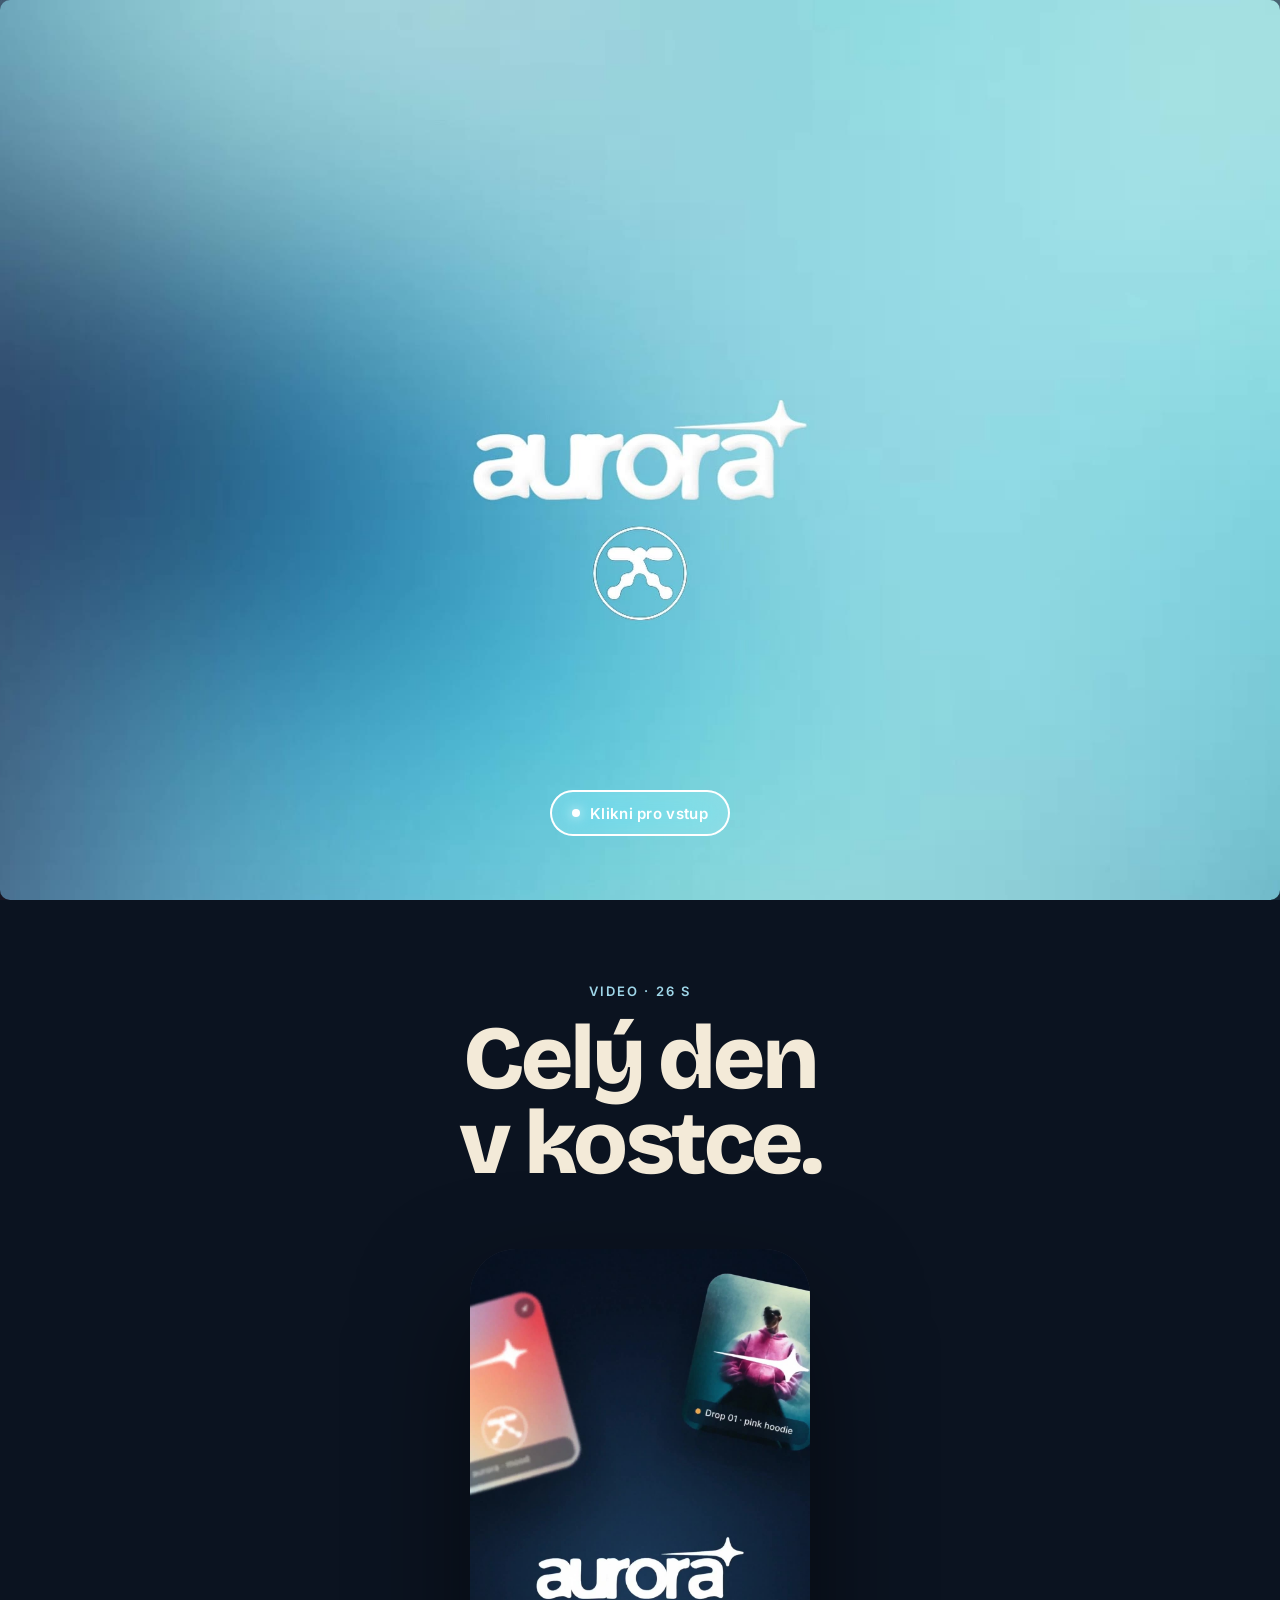
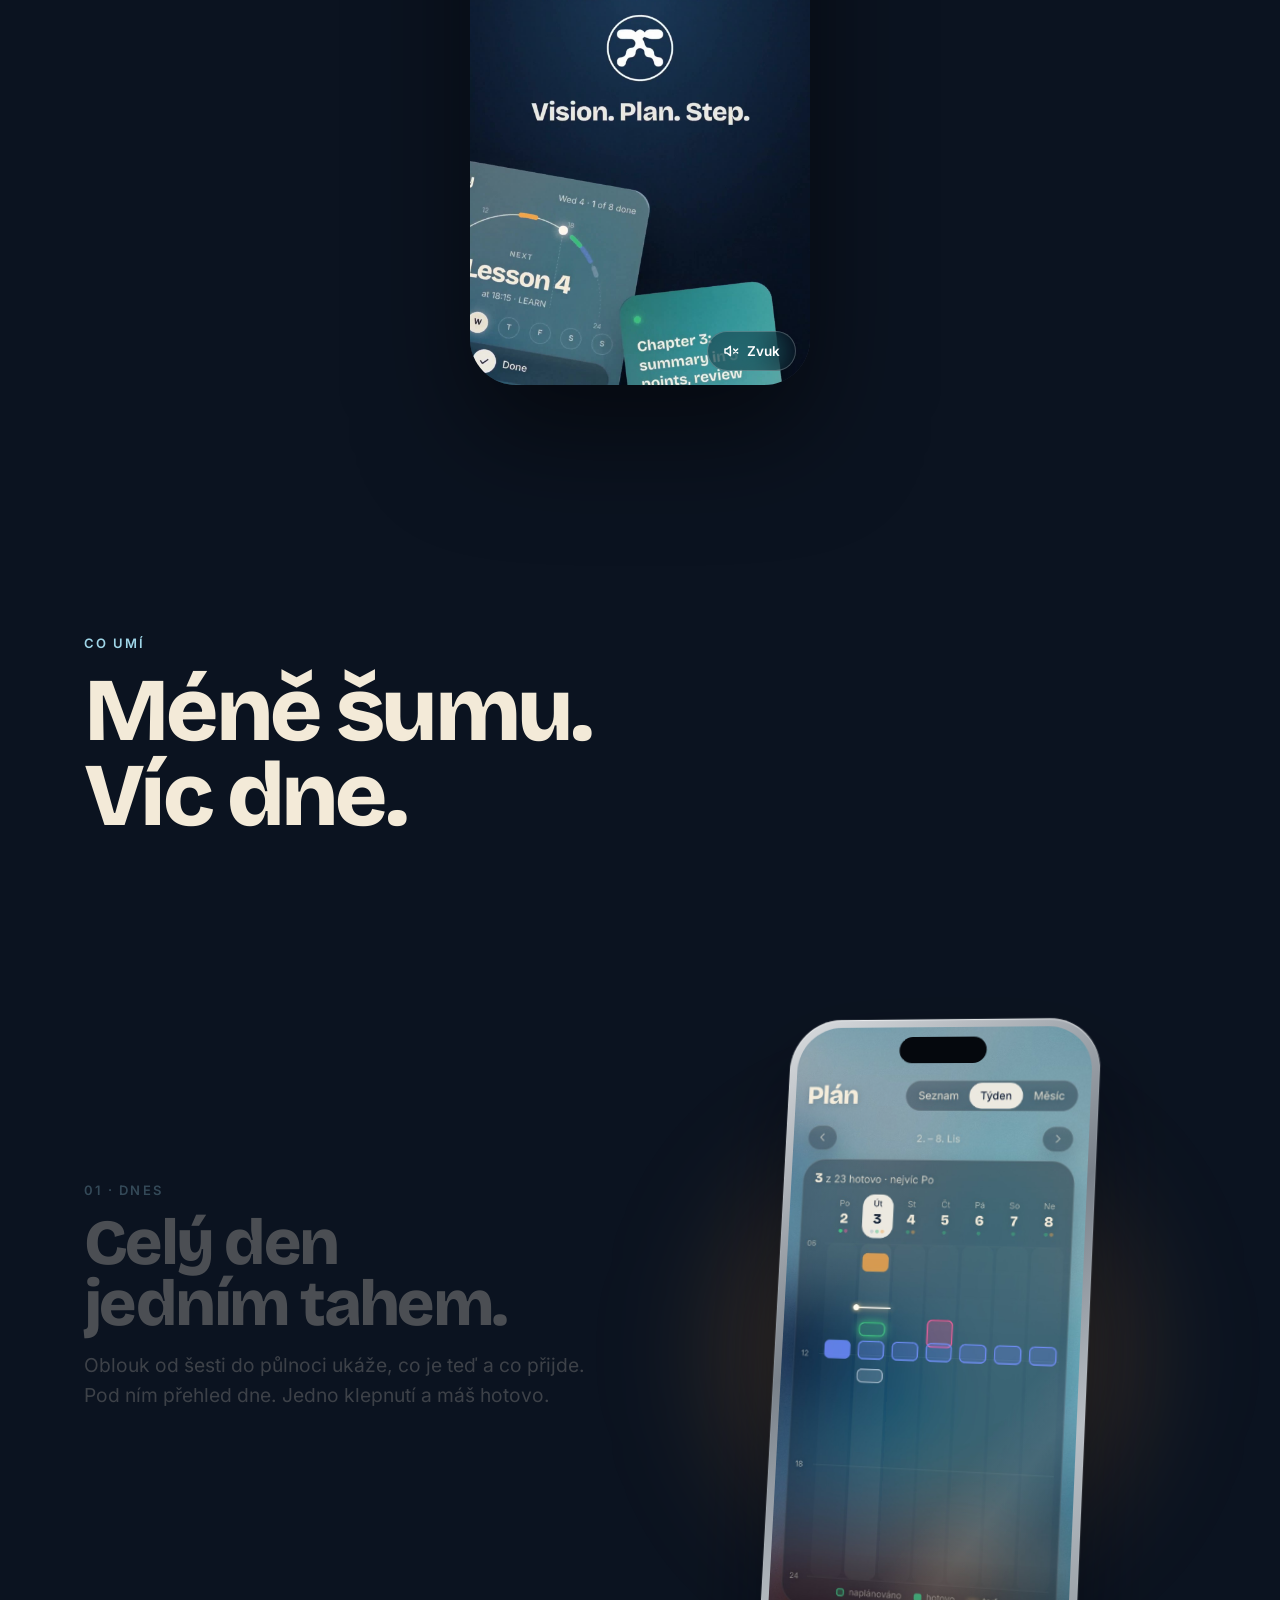
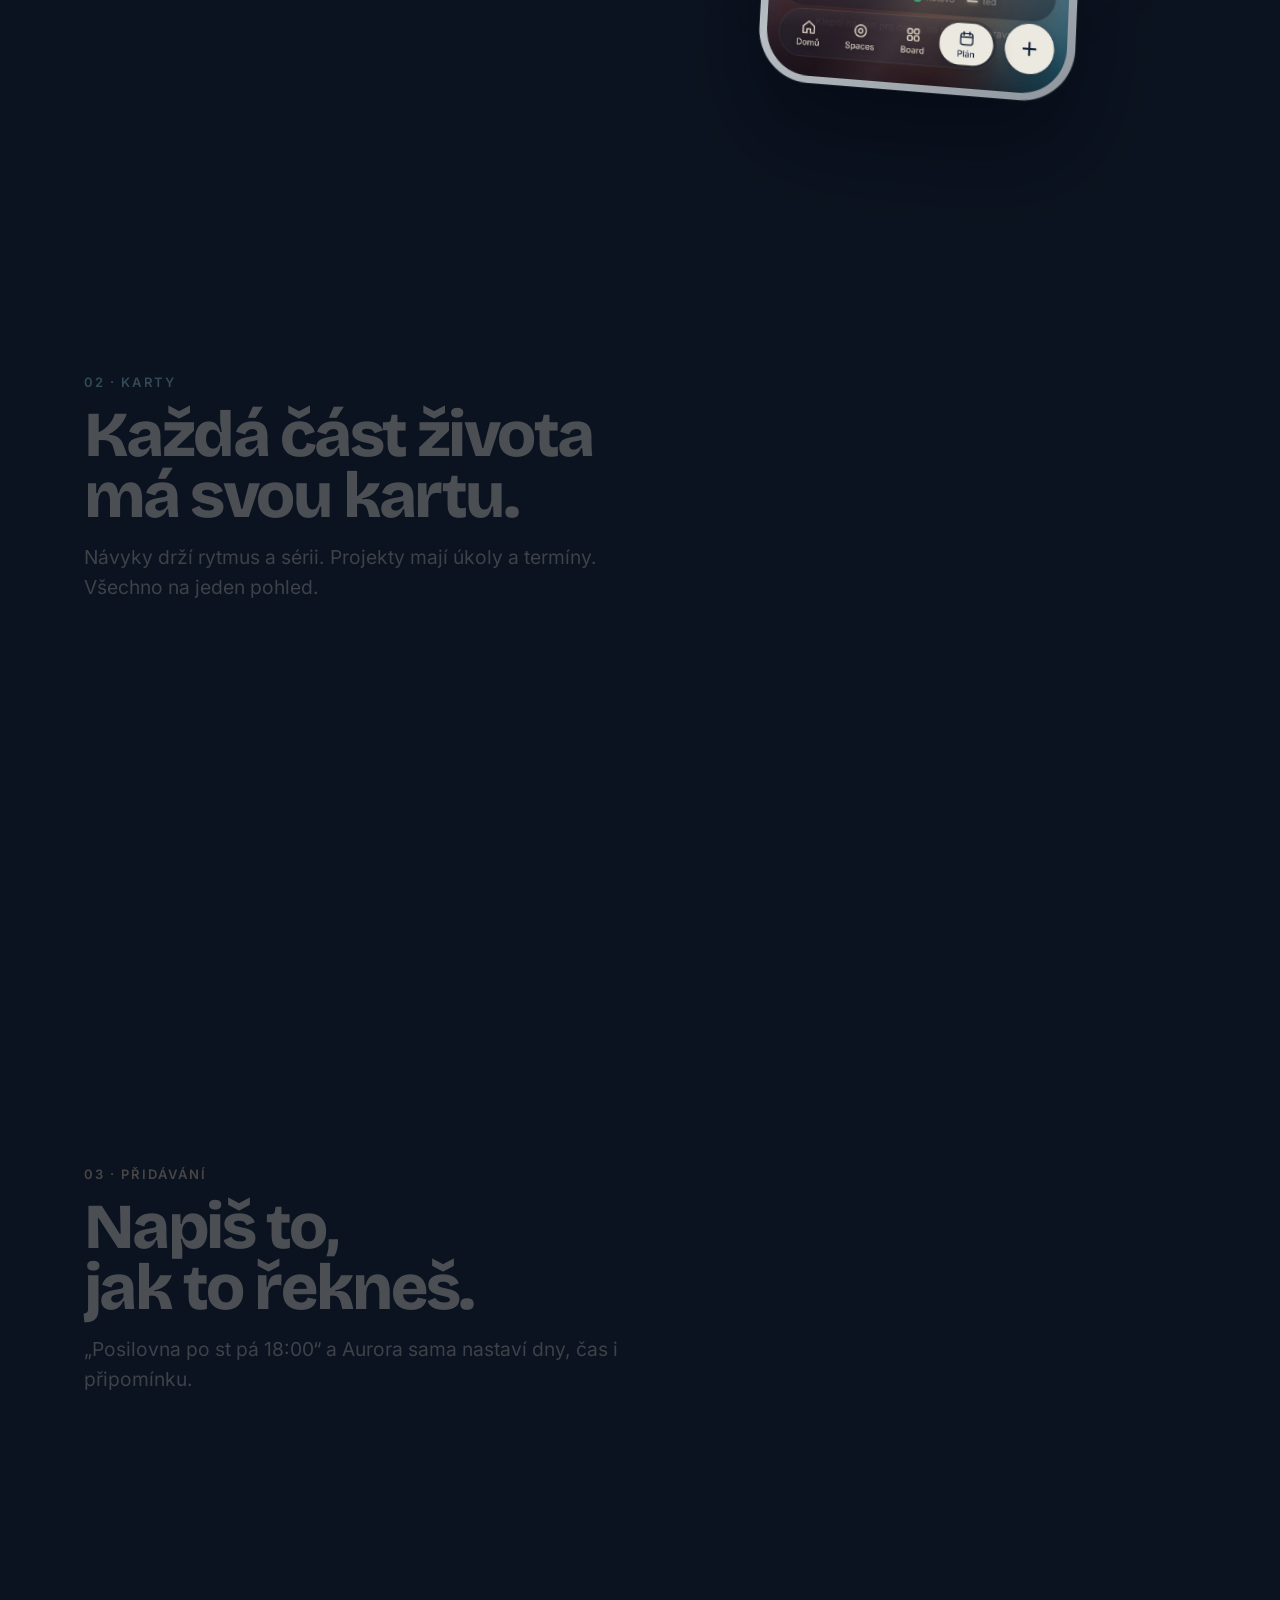
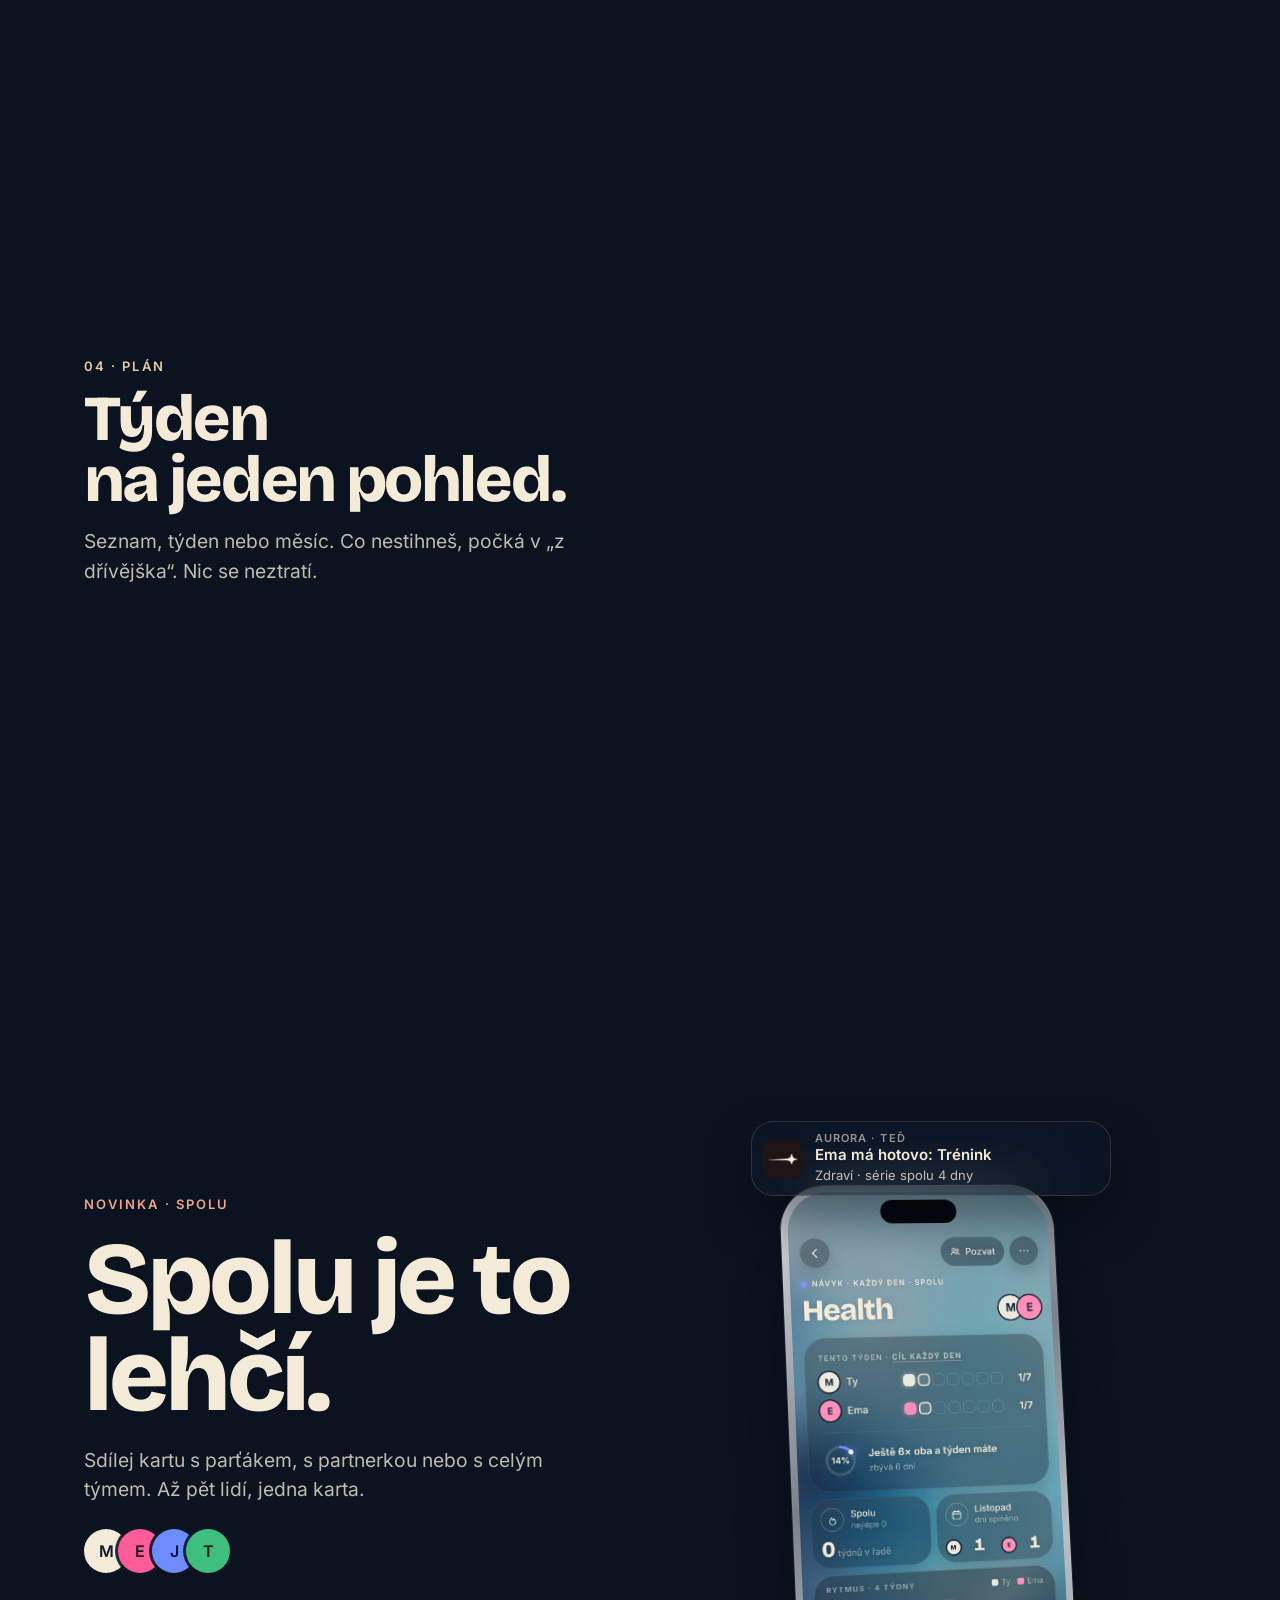
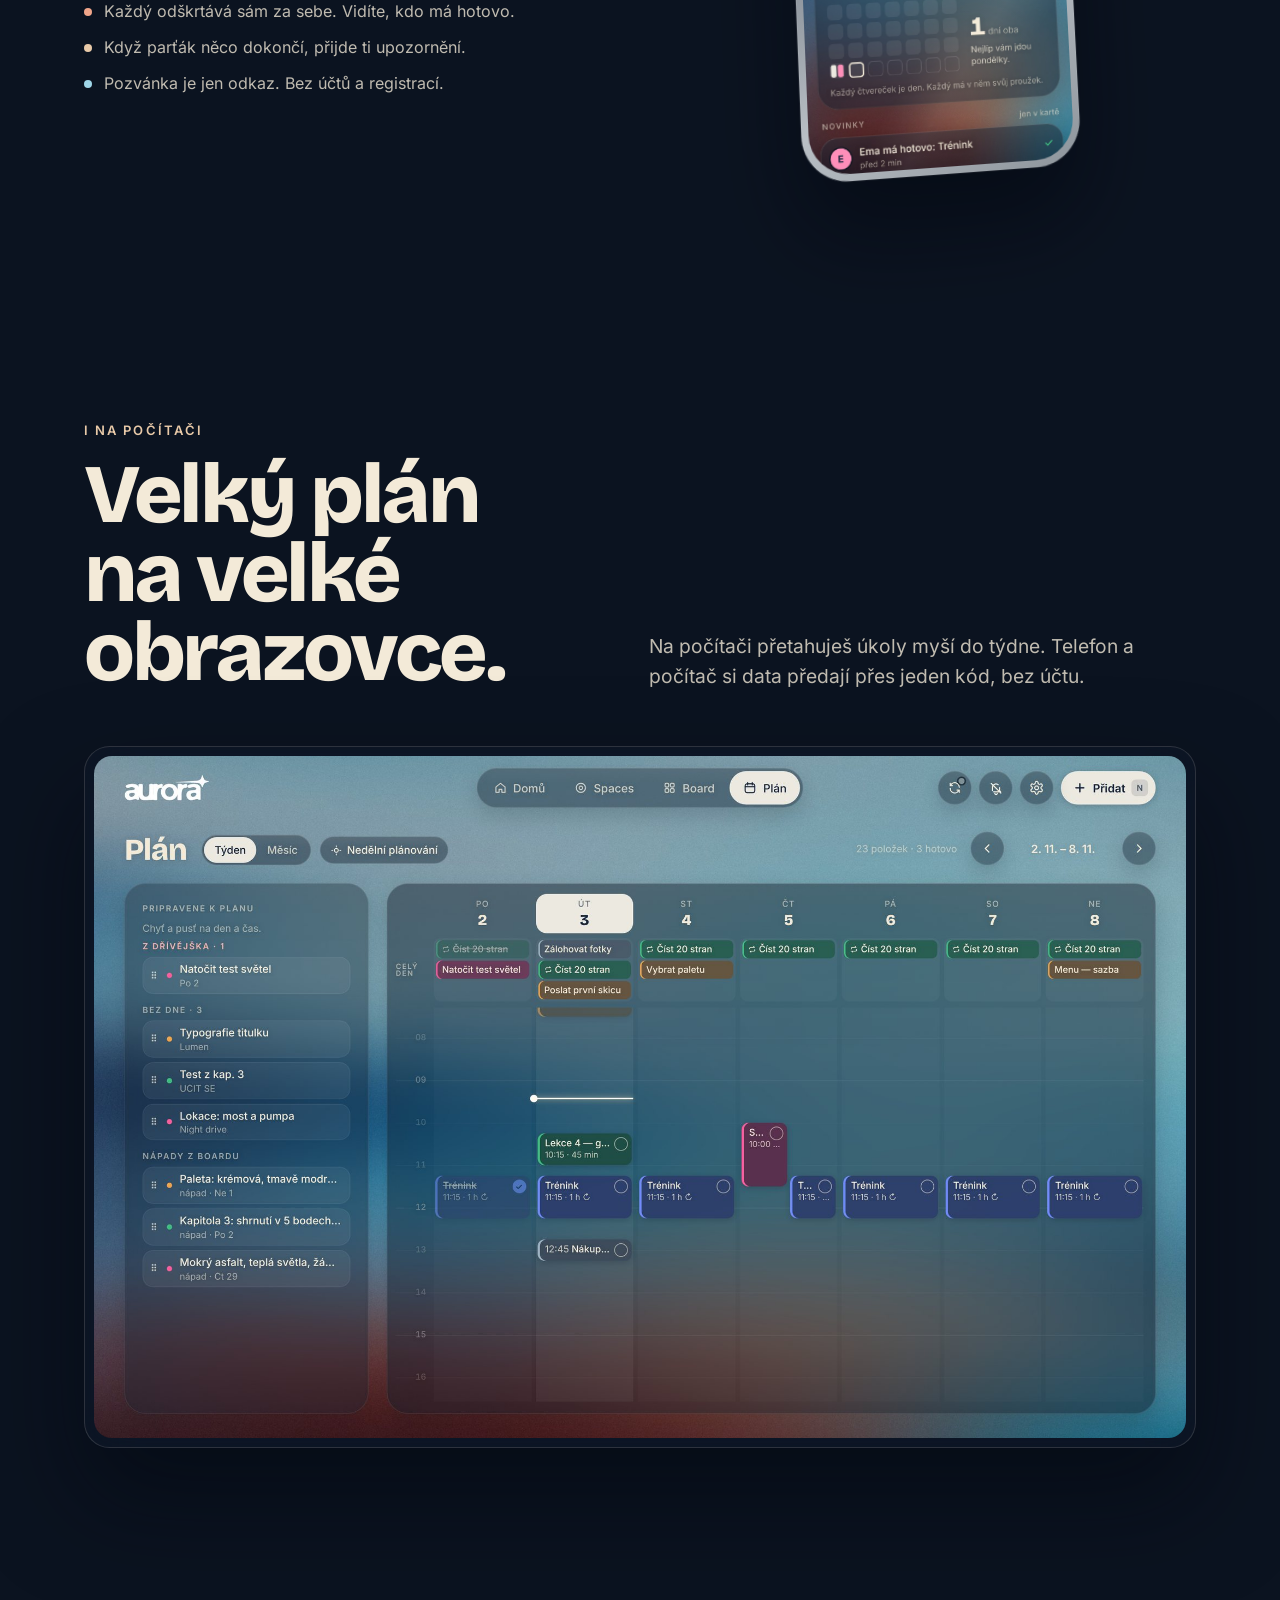
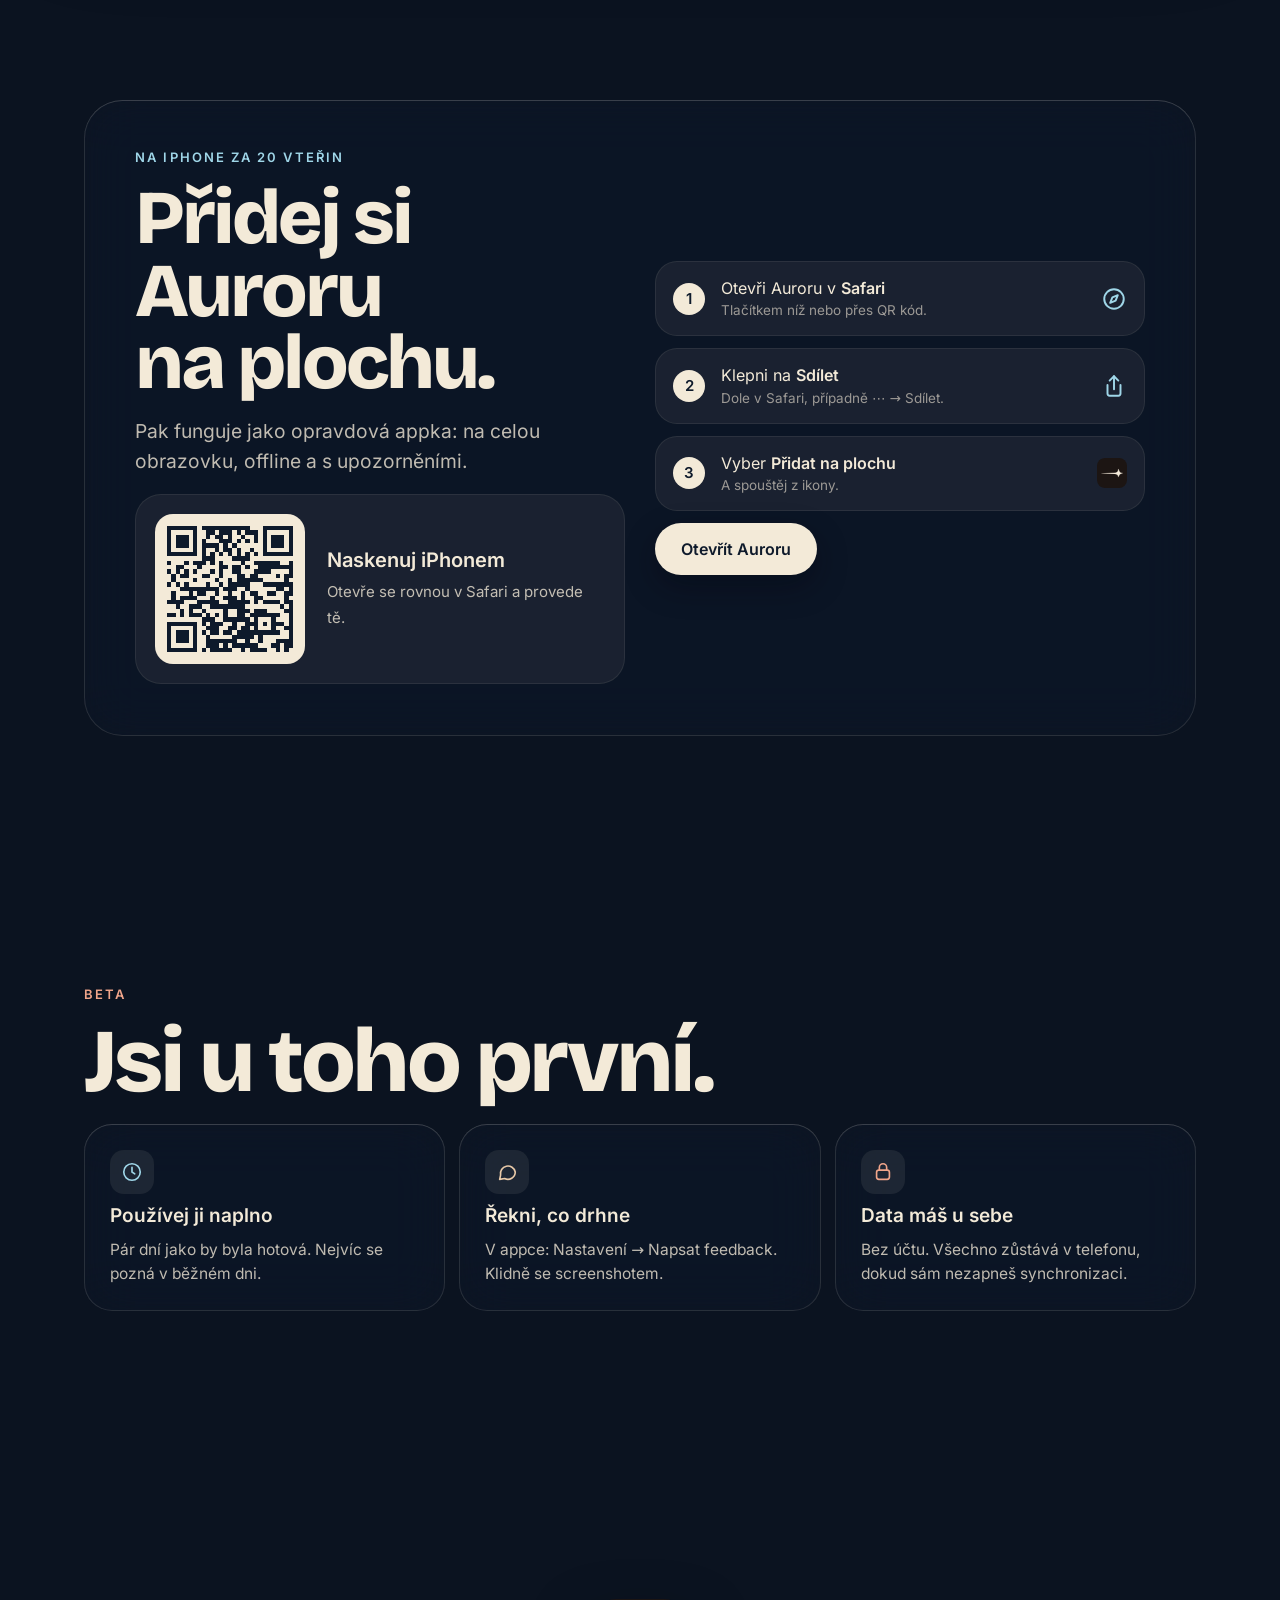
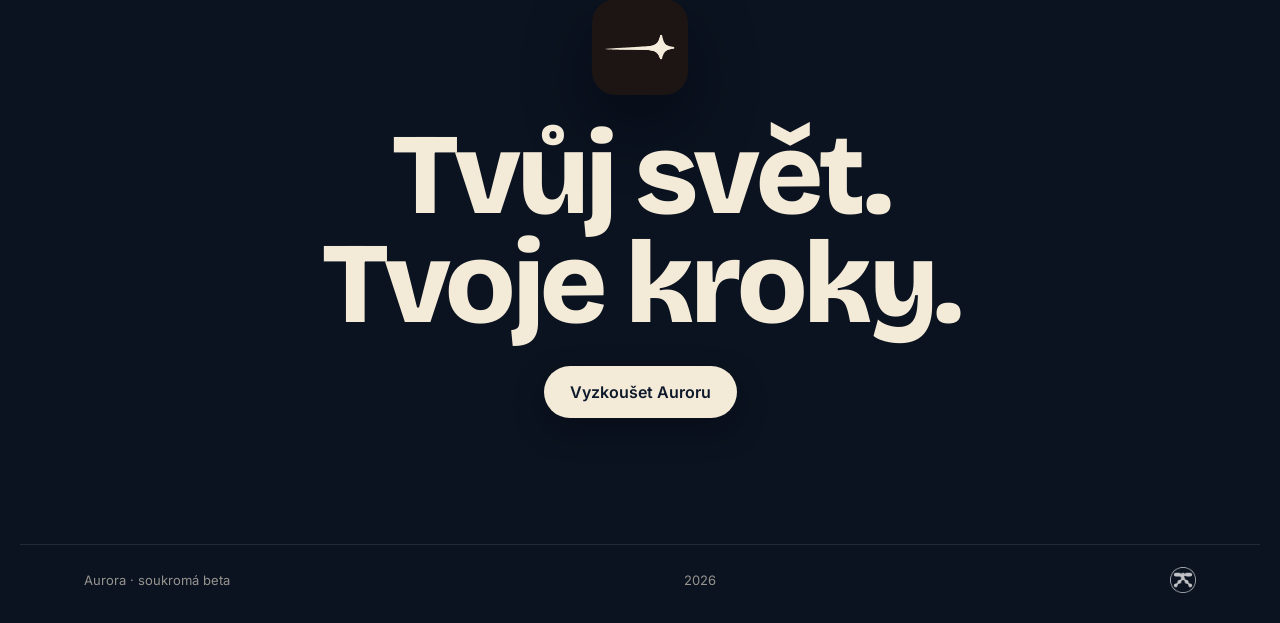
<file: index.html>
<!doctype html>
<html lang="cs">
<head>
<meta charset="utf-8">
<meta name="viewport" content="width=device-width, initial-scale=1, viewport-fit=cover">
<title>Aurora · Vize. Plán. Krok.</title>
<meta name="description" content="Vize. Plán. Krok. Postav si svůj svět, den po dni. Soukromá beta.">
<meta name="theme-color" content="#0b1320">
<meta property="og:type" content="website">
<meta property="og:title" content="Aurora · Vize. Plán. Krok.">
<meta property="og:description" content="Postav si svůj svět. Den po dni. Jsi pozvaný do soukromé bety.">
<meta property="og:image" content="https://keidsolo24.github.io/aurora/assets/og.jpg?v=19">
<meta property="og:url" content="https://keidsolo24.github.io/aurora/">
<meta name="twitter:card" content="summary_large_image">
<link rel="icon" href="app/icon-192.png">
<link rel="apple-touch-icon" href="app/icon-180.png">
<link rel="preload" href="app/fonts/bricolage-grotesque-latin-800-normal.woff2" as="font" type="font/woff2" crossorigin>
<style>
@font-face{font-family:'Bricolage Grotesque';font-weight:800;font-display:swap;src:url(app/fonts/bricolage-grotesque-latin-800-normal.woff2) format('woff2');unicode-range:U+0000-00FF,U+0131,U+0152-0153,U+02BB-02BC,U+02C6,U+02DA,U+02DC,U+2000-206F,U+20AC,U+2122,U+2212}
@font-face{font-family:'Bricolage Grotesque';font-weight:800;font-display:swap;src:url(app/fonts/bricolage-grotesque-latin-ext-800-normal.woff2) format('woff2');unicode-range:U+0100-02AF,U+1E00-1EFF,U+2020,U+20A0-20AB,U+20AD-20CF,U+2113,U+2C60-2C7F,U+A720-A7FF}
@font-face{font-family:'Inter';font-weight:400;font-display:swap;src:url(app/fonts/inter-latin-400-normal.woff2) format('woff2');unicode-range:U+0000-00FF,U+0131,U+0152-0153,U+02BB-02BC,U+02C6,U+02DA,U+02DC,U+2000-206F,U+20AC,U+2122,U+2212}
@font-face{font-family:'Inter';font-weight:400;font-display:swap;src:url(app/fonts/inter-latin-ext-400-normal.woff2) format('woff2');unicode-range:U+0100-02AF,U+1E00-1EFF,U+2020,U+20A0-20AB,U+20AD-20CF,U+2113,U+2C60-2C7F,U+A720-A7FF}
@font-face{font-family:'Inter';font-weight:500;font-display:swap;src:url(app/fonts/inter-latin-500-normal.woff2) format('woff2');unicode-range:U+0000-00FF,U+0131,U+0152-0153,U+02BB-02BC,U+02C6,U+02DA,U+02DC,U+2000-206F,U+20AC,U+2122,U+2212}
@font-face{font-family:'Inter';font-weight:500;font-display:swap;src:url(app/fonts/inter-latin-ext-500-normal.woff2) format('woff2');unicode-range:U+0100-02AF,U+1E00-1EFF,U+2020,U+20A0-20AB,U+20AD-20CF,U+2113,U+2C60-2C7F,U+A720-A7FF}
@font-face{font-family:'Inter';font-weight:600;font-display:swap;src:url(app/fonts/inter-latin-600-normal.woff2) format('woff2');unicode-range:U+0000-00FF,U+0131,U+0152-0153,U+02BB-02BC,U+02C6,U+02DA,U+02DC,U+2000-206F,U+20AC,U+2122,U+2212}
@font-face{font-family:'Inter';font-weight:600;font-display:swap;src:url(app/fonts/inter-latin-ext-600-normal.woff2) format('woff2');unicode-range:U+0100-02AF,U+1E00-1EFF,U+2020,U+20A0-20AB,U+20AD-20CF,U+2113,U+2C60-2C7F,U+A720-A7FF}
:root{
  --ink:#f3ead8;--ink2:rgba(243,234,216,.78);--ink3:rgba(243,234,216,.6);
  --navy:#0b1320;--deep:#0e1a2b;--sky:#9fd6e8;--cream:#e8c9a8;--ember:#f0a58a;
  --out:cubic-bezier(.2,.8,.2,1);--spring:cubic-bezier(.34,1.3,.5,1);
  --gut:clamp(20px,5vw,64px);--p:0;--h:0;
}
*{box-sizing:border-box}
html{background:var(--navy);-webkit-text-size-adjust:100%;text-size-adjust:100%}
@media (prefers-reduced-motion:no-preference){html{scroll-behavior:smooth}}
body{margin:0;color:var(--ink);font:400 17px/1.55 Inter,system-ui,-apple-system,sans-serif;-webkit-font-smoothing:antialiased;overflow-x:hidden}
img{display:block;max-width:100%;height:auto}
a{color:inherit}
:focus-visible{outline:2px solid var(--sky);outline-offset:3px;border-radius:10px}
.skip{position:absolute;left:-999px;top:8px;background:var(--ink);color:var(--deep);padding:10px 14px;border-radius:12px;z-index:100}
.skip:focus{left:12px}

/* ---------- the sky: wallpaper + light that changes with the story ---------- */
#sky{position:fixed;inset:0;z-index:-1;overflow:hidden;background:var(--navy)}
#sky .wall{position:absolute;inset:-6%;background:url(app/wall.jpg) center/cover;transform:translate3d(0,calc(var(--p) * -6%),0) scale(1.06);will-change:transform}
@media (min-width:900px){#sky .wall{background-image:url(app/wall-desk.jpg)}}
#sky .t{position:absolute;inset:0;will-change:opacity}
#sky .cool{background:radial-gradient(120% 80% at 20% 10%,rgba(30,70,120,.35),transparent 60%),linear-gradient(180deg,rgba(8,16,30,.55),rgba(8,16,30,.82));opacity:calc(1 - var(--p) * 1.6)}
#sky .day{background:radial-gradient(90% 70% at 70% 30%,rgba(232,201,168,.22),transparent 70%),linear-gradient(180deg,rgba(10,24,40,.58),rgba(10,22,36,.78));opacity:calc(1 - max(var(--p) - .45, .45 - var(--p)) * 3.2)}
#sky .warm{background:radial-gradient(110% 80% at 50% 100%,rgba(140,48,34,.5),transparent 70%),linear-gradient(180deg,rgba(20,14,22,.62),rgba(30,12,12,.84));opacity:calc((var(--p) - .55) * 2.4)}
#sky .grain{position:absolute;inset:0;opacity:.08;mix-blend-mode:overlay;background-image:url("data:image/svg+xml,%3Csvg xmlns='http://www.w3.org/2000/svg' width='160' height='160'%3E%3Cfilter id='n'%3E%3CfeTurbulence type='fractalNoise' baseFrequency='.9' numOctaves='2' stitchTiles='stitch'/%3E%3C/filter%3E%3Crect width='100%25' height='100%25' filter='url(%23n)'/%3E%3C/svg%3E")}

/* ---------- materials ---------- */
.g{background:rgba(16,26,40,.46);-webkit-backdrop-filter:blur(26px) saturate(130%);backdrop-filter:blur(26px) saturate(130%);box-shadow:inset 0 0 0 1px rgba(243,234,216,.12),inset 0 1px 0 rgba(255,255,255,.08)}
.d{font-family:'Bricolage Grotesque',Inter,sans-serif;font-weight:800;letter-spacing:-.04em;line-height:.95;margin:0}
.eyebrow{margin:0;font:600 13px/1 Inter;letter-spacing:.16em;text-transform:uppercase;color:var(--sky)}
.lead{margin:0;color:var(--ink2);font-size:clamp(17px,1.5vw,20px);line-height:1.55;max-width:34em}
.btn{display:inline-flex;align-items:center;justify-content:center;gap:8px;min-height:52px;padding:0 26px;border-radius:999px;font:600 16px/1 Inter;text-decoration:none;cursor:pointer;border:0;transition:transform .16s var(--out),background .3s,box-shadow .3s;-webkit-tap-highlight-color:transparent}
.btn:active{transform:scale(.97)}
.btn.cr{background:var(--ink);color:var(--deep);box-shadow:0 12px 30px rgba(2,6,14,.35)}
.btn.cr:hover{box-shadow:0 16px 40px rgba(232,201,168,.28)}
.btn.gl{color:var(--ink)}
.wrap{width:100%;max-width:1240px;margin:0 auto;padding:0 var(--gut)}

/* ---------- header ---------- */
.top{position:fixed;left:0;right:0;top:0;z-index:50;padding:max(12px,env(safe-area-inset-top)) var(--gut) 0;pointer-events:none}
.bar{pointer-events:auto;max-width:1240px;margin:0 auto;display:flex;align-items:center;gap:8px;padding:8px 8px 8px 20px;border-radius:999px;transition:background .4s,box-shadow .4s,backdrop-filter .4s;background:transparent;box-shadow:none}
.top.on .bar{background:rgba(14,22,36,.55);-webkit-backdrop-filter:blur(24px) saturate(130%);backdrop-filter:blur(24px) saturate(130%);box-shadow:inset 0 0 0 1px rgba(243,234,216,.1),0 10px 30px rgba(2,6,14,.25)}
.bar .logo{height:24px;width:auto}
.bar nav{display:none;margin-left:auto;gap:2px}
.bar nav a{font:500 14px/1 Inter;text-decoration:none;padding:12px 14px;border-radius:999px;color:var(--ink2);transition:color .2s,background .2s}
.bar nav a:hover{color:var(--ink);background:rgba(243,234,216,.08)}
.bar .btn{min-height:42px;padding:0 18px;font-size:14px;margin-left:auto}
@media (min-width:900px){.bar nav{display:flex}.bar .btn{margin-left:8px}}

/* ---------- reveal ---------- */
.rv{opacity:0;transform:translate3d(0,26px,0);filter:blur(8px);transition:opacity 1s var(--out),transform 1.1s var(--out),filter 1s var(--out);transition-delay:var(--d,0s)}
.rv.in{opacity:1;transform:none;filter:none}
@media (prefers-reduced-motion:reduce){.rv{transform:none;filter:none;transition:opacity .5s}}

/* ---------- phones ---------- */
.phone{position:relative;width:var(--w,280px);padding:calc(var(--w,280px) * .024);border-radius:calc(var(--w,280px) * .165);background:linear-gradient(145deg,#d9dcdf,#79818a 42%,#b9bfc5 70%,#8d949b);box-shadow:0 50px 90px rgba(2,6,14,.55),0 0 0 1px rgba(255,255,255,.1),inset 0 1px 1px rgba(255,255,255,.6)}
.phone img{width:100%;height:auto;border-radius:calc(var(--w,280px) * .142);background:#0e1a2b}
.phone::after{content:"";position:absolute;left:50%;top:calc(var(--w,280px) * .055);width:28%;height:calc(var(--w,280px) * .085);transform:translateX(-50%);border-radius:999px;background:#05080d}
.phone .gl{position:absolute;inset:calc(var(--w,280px) * .024);border-radius:calc(var(--w,280px) * .142);background:linear-gradient(125deg,rgba(255,255,255,.14),rgba(255,255,255,0) 32%,rgba(255,255,255,0) 66%,rgba(255,250,240,.07) 74%,rgba(255,255,255,0) 82%);pointer-events:none}

/* ---------- hero ---------- */
.hero{position:relative;min-height:100svh;padding:calc(110px + env(safe-area-inset-top)) 0 40px;display:flex;flex-direction:column}
.hero .wrap{display:grid;gap:26px;align-items:center;flex:1}
.hero h1{font-size:clamp(50px,13.4vw,118px)}
@media (min-width:900px){.hero h1{font-size:clamp(64px,7vw,112px)}}
.hero h1 .ln{display:block;overflow:hidden;padding-bottom:.06em}
.hero .tag{margin:-4px 0 0;font:800 clamp(26px,3.4vw,42px)/1.08 'Bricolage Grotesque',Inter,sans-serif;letter-spacing:-.03em;color:var(--cream)}
.hero h1 .ln span{display:block;transform:translate3d(0,105%,0);transition:transform 1.2s var(--out);transition-delay:var(--d)}
.loaded .hero h1 .ln span{transform:none}
.hero h1 .accent{background:linear-gradient(100deg,#f3ead8 0%,#e8c9a8 38%,#9fd6e8 70%,#f3ead8 100%);background-size:220% 100%;-webkit-background-clip:text;background-clip:text;color:transparent;animation:sheen 9s ease-in-out infinite alternate}
@keyframes sheen{from{background-position:0% 50%}to{background-position:100% 50%}}
@media (prefers-reduced-motion:reduce){.hero h1 .accent{animation:none}}
.hero .ctas{display:flex;flex-wrap:wrap;gap:10px;margin-top:8px}
.hero .copy{display:flex;flex-direction:column;gap:22px}
.stage{position:relative;height:clamp(470px,62vh,700px);perspective:1600px;margin-top:6px}
.stage .glow{position:absolute;border-radius:50%;filter:blur(60px);pointer-events:none}
.stage .p1,.stage .p2{position:absolute;top:50%;left:50%;transform-style:preserve-3d;will-change:transform}
.stage .p1{--w:clamp(230px,26vw,320px);transform:translate(-62%,-50%) rotateY(calc(18deg - var(--h) * 16deg)) rotateX(calc(6deg - var(--h) * 4deg)) rotateZ(-3deg) translateY(calc(var(--h) * -30px));z-index:2}
.stage .p2{--w:clamp(190px,21vw,262px);transform:translate(-2%,-46%) rotateY(calc(-22deg + var(--h) * 12deg)) rotateX(6deg) rotateZ(4deg) translateY(calc(var(--h) * 40px));opacity:.94}
.hero .float{animation:float 7s ease-in-out infinite}
@keyframes float{0%,100%{translate:0 0}50%{translate:0 -10px}}
.hero .scroll{align-self:center;margin-top:18px;display:flex;flex-direction:column;align-items:center;gap:8px;color:var(--ink3);font:500 13px/1 Inter;text-decoration:none}
.hero .scroll i{width:22px;height:34px;border-radius:12px;box-shadow:inset 0 0 0 1.5px rgba(243,234,216,.4);position:relative}
.hero .scroll i::after{content:"";position:absolute;left:50%;top:7px;width:3px;height:7px;margin-left:-1.5px;border-radius:2px;background:var(--ink2);animation:wheel 2s var(--out) infinite}
@keyframes wheel{0%{opacity:0;transform:translateY(0)}30%{opacity:1}100%{opacity:0;transform:translateY(10px)}}
@media (min-width:900px){
  .hero .wrap{grid-template-columns:1.05fr .95fr;gap:20px}
  .stage{height:min(76vh,760px)}
}

/* ---------- story: what it does ---------- */
.sec{position:relative;padding:clamp(90px,14vh,160px) 0}
.sec-head{display:flex;flex-direction:column;gap:18px;margin-bottom:clamp(40px,7vh,80px)}
.sec-head h2{font-size:clamp(46px,7vw,92px)}
.story{display:grid;gap:clamp(70px,12vh,120px)}
.feat{display:flex;flex-direction:column;gap:16px}
.feat h3{font-size:clamp(36px,5vw,64px)}
.feat .ph{display:flex;justify-content:center;margin-top:26px;perspective:1400px}
.feat .ph .phone{--w:min(270px,70vw);transform:rotateY(-10deg) rotateX(4deg) rotateZ(2deg);transition:transform 1.4s var(--out)}
.feat.in .ph .phone{transform:rotateY(-4deg) rotateX(2deg) rotateZ(1deg)}
.feat .num{font:600 13px/1 Inter;letter-spacing:.16em;color:var(--sky)}
.feat:nth-child(3) .num,.feat:nth-child(4) .num{color:var(--cream)}
.sticky{display:none}
@media (min-width:980px){
  .story-grid{display:grid;grid-template-columns:1fr 1fr;gap:40px}
  .story{gap:0}
  .feat{min-height:88vh;justify-content:center;opacity:.28;transition:opacity .6s var(--out)}
  .feat.act{opacity:1}
  .feat .ph{display:none}
  .sticky{display:block;position:sticky;top:0;height:100vh}
  .sticky .holder{position:absolute;inset:0;display:flex;align-items:center;justify-content:center;perspective:1600px}
  .sticky .phone{--w:clamp(280px,25vw,330px);transform:rotateY(-12deg) rotateX(4deg) rotateZ(2deg)}
  .sticky .scr{position:relative}
  .sticky .scr img{transition:opacity .7s var(--out),transform .9s var(--out),filter .7s var(--out)}
  .sticky .scr img+img{position:absolute;inset:0}
  .sticky .scr img:not(.on){opacity:0;transform:scale(1.03);filter:blur(6px)}
  .sticky .halo{position:absolute;width:70%;aspect-ratio:1;border-radius:50%;filter:blur(70px);background:rgba(91,191,220,.28);transition:background 1s}
}

/* ---------- together ---------- */
.spolu .wrap{display:grid;gap:50px;align-items:center}
.spolu h2{font-size:clamp(50px,8vw,110px)}
.spolu .vis{position:relative;display:flex;justify-content:center;perspective:1500px;padding-top:60px}
.spolu .vis .phone{--w:min(280px,72vw);transform:rotateY(10deg) rotateX(4deg) rotateZ(-2deg)}
.spolu .notif{position:absolute;top:0;left:50%;width:min(360px,88vw);display:flex;align-items:center;gap:12px;padding:12px 16px 12px 12px;border-radius:22px;transform:translate(-50%,-30px) scale(.94);opacity:0;transition:transform .9s var(--spring),opacity .5s var(--out);z-index:3;box-shadow:inset 0 0 0 1px rgba(243,234,216,.14),0 24px 50px rgba(2,6,14,.45)}
.spolu .vis.in .notif{transform:translate(-50%,0) scale(1);opacity:1;transition-delay:.6s}
.notif img{width:40px;height:40px;border-radius:10px}
.notif .nt{display:flex;flex-direction:column;gap:2px;min-width:0}
.notif .nt small{font:600 11px/1 Inter;letter-spacing:.1em;color:var(--ink3)}
.notif .nt b{font:600 15px/1.25 Inter}
.notif .nt span{font:400 13px/1.3 Inter;color:var(--ink2)}
.avs{display:flex;margin-top:4px}
.avs i{width:44px;height:44px;border-radius:22px;display:flex;align-items:center;justify-content:center;font:600 16px/1 Inter;font-style:normal;box-shadow:0 0 0 3px rgba(14,22,36,.9)}
.avs i+i{margin-left:-10px}
.pts{display:grid;gap:12px;margin-top:6px}
.pts div{display:flex;gap:12px;align-items:flex-start;color:var(--ink2);font-size:16px;line-height:1.5}
.pts div::before{content:"";flex:none;width:8px;height:8px;margin-top:9px;border-radius:4px;background:var(--c,var(--sky))}
@media (min-width:980px){.spolu .wrap{grid-template-columns:1fr 1fr}}

/* ---------- desktop ---------- */
.desk .win{border-radius:clamp(14px,2vw,26px);padding:clamp(6px,.8vw,10px);margin-top:clamp(30px,6vh,60px);box-shadow:inset 0 0 0 1px rgba(243,234,216,.14),0 50px 100px rgba(2,6,14,.5);transform:perspective(1800px) rotateX(10deg) scale(.94);transform-origin:50% 0;transition:transform 1.6s var(--out)}
.desk .win.in{transform:none}
.desk .win img{border-radius:clamp(10px,1.4vw,18px);width:100%}
.desk .row{display:grid;gap:18px}
@media (min-width:900px){.desk .row{grid-template-columns:1fr 1fr;align-items:end}}

/* ---------- install ---------- */
.inst .card{border-radius:clamp(28px,3vw,40px);padding:clamp(28px,4vw,56px);display:grid;gap:30px}
.inst h2{font-size:clamp(40px,6vw,76px)}
.steps{display:grid;gap:12px}
.step{display:flex;align-items:center;gap:16px;padding:16px 18px;border-radius:22px;background:rgba(243,234,216,.06);box-shadow:inset 0 0 0 1px rgba(243,234,216,.08)}
.step .n{flex:none;width:32px;height:32px;border-radius:16px;background:var(--ink);color:var(--deep);font:600 15px/32px Inter;text-align:center}
.step .t{flex:1;font-size:16px;line-height:1.4}
.step .t small{display:block;color:var(--ink3);font-size:13.5px;margin-top:2px}
.step svg,.step .ic{flex:none;color:var(--sky)}
.step .ic{width:30px;height:30px;border-radius:8px}
.qr{display:none;align-items:center;gap:22px;padding:20px;border-radius:26px;background:rgba(243,234,216,.06);box-shadow:inset 0 0 0 1px rgba(243,234,216,.08)}
.qr .code{flex:none;width:150px;height:150px;padding:12px;border-radius:18px;background:var(--ink)}
.qr .code img{width:100%;height:100%}
.qr b{display:block;font:600 20px/1.2 Inter;margin-bottom:6px}
.qr span{color:var(--ink2);font-size:15px}
.inst .mob{display:flex;flex-direction:column;gap:12px}
@media (min-width:900px){.inst .card{grid-template-columns:1fr 1fr;align-items:center}.qr{display:flex}.inst .mob .btn{align-self:flex-start}}

/* ---------- beta ---------- */
.beta .grid{display:grid;gap:14px;margin-top:10px}
.beta .b{border-radius:28px;padding:26px;display:flex;flex-direction:column;gap:10px}
.beta .b .ic{width:44px;height:44px;border-radius:14px;display:flex;align-items:center;justify-content:center;background:rgba(243,234,216,.08)}
.beta .b h3{margin:0;font:600 19px/1.3 Inter}
.beta .b p{margin:0;color:var(--ink2);font-size:15.5px;line-height:1.5}
@media (min-width:900px){.beta .grid{grid-template-columns:repeat(3,minmax(0,1fr))}}

/* ---------- end ---------- */
.end{text-align:center;padding:clamp(110px,18vh,200px) 0 clamp(90px,14vh,140px)}
.end .wrap{display:flex;flex-direction:column;align-items:center;gap:26px}
.end img.icon{width:96px;height:96px;border-radius:24px;box-shadow:0 30px 60px rgba(2,6,14,.5)}
.end h2{font-size:clamp(52px,9vw,120px)}
footer{padding:0 0 calc(30px + env(safe-area-inset-bottom))}
footer .wrap{display:flex;justify-content:space-between;align-items:center;gap:16px;color:var(--ink3);font-size:13px;border-top:1px solid rgba(243,234,216,.1);padding-top:22px}
@media (prefers-reduced-motion:reduce){.hero .float,.hero .scroll i::after{animation:none}.hero h1 .ln span{transition:none;transform:none}}
#launch{position:fixed;inset:0;z-index:200;background:#86c9de center/cover no-repeat;transition:opacity .65s cubic-bezier(.2,.8,.2,1),filter .65s cubic-bezier(.2,.8,.2,1),transform .9s cubic-bezier(.2,.8,.2,1);cursor:pointer}#launch video{width:100%;height:100%;object-fit:cover;display:block}#launch.out{opacity:0;filter:blur(14px);transform:scale(1.04);pointer-events:none}@media (prefers-reduced-motion:reduce){#launch{transition:opacity .25s}#launch.out{filter:none;transform:none}}#launch .tap{position:absolute;left:0;right:0;bottom:calc(env(safe-area-inset-bottom,0px) + 64px);display:flex;justify-content:center;pointer-events:none}#launch .tap span{display:inline-flex;align-items:center;gap:10px;height:46px;padding:0 22px;border-radius:999px;font:600 15px/1 Inter,system-ui,sans-serif;letter-spacing:.02em;color:#fff;background:rgba(255,255,255,.16);-webkit-backdrop-filter:blur(18px) saturate(1.3);backdrop-filter:blur(18px) saturate(1.3);box-shadow:inset 0 0 0 1px rgba(255,255,255,.35),0 10px 30px rgba(0,40,70,.18);opacity:0;transform:translateY(10px) scale(.98);transition:opacity .6s cubic-bezier(.2,.8,.2,1),transform .6s cubic-bezier(.2,.8,.2,1)}#launch .tap i{width:8px;height:8px;border-radius:4px;background:#fff;box-shadow:0 0 12px #fff}#launch.wait .tap span{opacity:1;transform:none}#launch.wait .tap i{animation:lTap 2.2s ease-in-out infinite}@keyframes lTap{50%{opacity:.35;transform:scale(.7)}}#launch:focus{outline:none}#launch:focus-visible .tap span{box-shadow:inset 0 0 0 2px #fff}@media (prefers-reduced-motion:reduce){#launch.wait .tap i{animation:none}}
footer .sig{width:26px;height:26px;opacity:.75}
.vsec{padding-top:clamp(40px,8vh,90px)}
.vsec .sec-head{text-align:center;display:flex;flex-direction:column;align-items:center}
.vfr{position:relative;width:min(340px,78vw);aspect-ratio:1080/2338;margin:34px auto 0;border-radius:46px;overflow:hidden;background:#0b1426;box-shadow:0 50px 110px rgba(0,0,0,.5),inset 0 0 0 1px rgba(243,234,216,.12)}
.vfr video{position:absolute;inset:0;width:100%;height:100%;object-fit:cover;display:block}
.vsnd{position:absolute;right:14px;bottom:14px;z-index:2;display:inline-flex;align-items:center;gap:8px;height:40px;padding:0 16px;border:0;border-radius:999px;font:600 13.5px/1 Inter,system-ui,sans-serif;color:#fff;background:rgba(10,18,32,.42);-webkit-backdrop-filter:blur(16px) saturate(1.3);backdrop-filter:blur(16px) saturate(1.3);box-shadow:inset 0 0 0 1px rgba(255,255,255,.22);cursor:pointer}
.vsnd svg{width:16px;height:16px}
.vsnd .on{display:none}.vsnd.un .on{display:block}.vsnd.un .off{display:none}
.hero .vfr.hv{display:none;margin:4px auto 6px;width:min(300px,74vw)}
@media (max-width:899px){.hero .vfr.hv{display:block}.hero .stage{display:none}#video{display:none}}
</style>
</head>
<body>
<div id="launch" aria-hidden="true"><video muted playsinline preload="auto"></video><div class="tap"><span><i></i><b>Klepni pro vstup</b></span></div></div>
<script>(function () {
  var L = document.getElementById('launch'); if (!L) return;
  var V = L.querySelector('video'), T = L.querySelector('.tap span b');
  var wide = innerWidth > innerHeight, base = 'app/' + (wide ? 'launch-land' : 'launch-portrait');
  if (T && matchMedia('(hover: hover) and (pointer: fine)').matches) T.textContent = 'Klikni pro vstup';
  L.style.backgroundImage = 'url(' + base + '-first.jpg)';
  var last = 0, ver = '';
  try { last = +localStorage.getItem('aurWeb' + 'Seen') || 0; ver = localStorage.getItem('aurWeb' + 'V') || ''; } catch (e) {}
  var RM = matchMedia('(prefers-reduced-motion: reduce)').matches;
  var full = !sessionStorage.getItem('aurWebIntro');
  var ended = false, waiting = false;
  function done() { if (ended) return; ended = true; L.classList.add('out'); L.classList.remove('wait'); try { dispatchEvent(new Event('aurlaunch')); } catch (e) {} removeEventListener('keydown', key); setTimeout(function () { L.remove(); }, 700); }
  /* full intro: it stays on the logo until the person taps */
  function wait(stillToo) { if (ended || waiting) return; waiting = true; if (stillToo || !V || V.readyState < 2) { L.style.backgroundImage = 'url(' + base + '-last.jpg)'; if (V) V.style.opacity = '0'; }
    L.classList.add('wait'); L.setAttribute('role', 'button'); L.setAttribute('aria-hidden', 'false'); L.setAttribute('aria-label', T ? T.textContent : 'Vstoupit'); L.tabIndex = 0; try { L.focus({ preventScroll: true }); } catch (e) {} }
  function quick() { if (V) V.remove(); L.style.backgroundImage = 'url(' + base + '-last.jpg)'; setTimeout(done, RM ? 120 : 380); }
  function key(e) { if (e.key === 'Enter' || e.key === ' ' || e.key === 'Escape') { e.preventDefault(); done(); } }
  function mark() { try { localStorage.setItem('aurWeb' + 'Seen', Date.now()); localStorage.setItem('aurWeb' + 'V', '19'); } catch (e) {} }
  window.__launchDone = done;
  try { sessionStorage.setItem('aurWebIntro', '1'); } catch (e) {}
  L.addEventListener('click', done);
  if (full) {
    addEventListener('keydown', key);
    if (RM) { wait(true); return; }
    V.src = base + '.mp4';
    V.addEventListener('ended', function () { wait(false); });
    V.addEventListener('error', function () { wait(true); });
    var p = V.play(); if (p && p.catch) p.catch(function () { wait(true); });
    setTimeout(function () { wait(V.paused && V.currentTime < 3); }, 5200);
  } else quick();
})();</script>
<a class="skip" href="#main">Přeskočit na obsah</a>
<div id="sky" aria-hidden="true"><div class="wall"></div><div class="t cool"></div><div class="t day"></div><div class="t warm"></div><div class="grain"></div></div>

<header class="top" id="top">
  <div class="bar">
    <a href="#main" aria-label="Aurora, nahoru"><img class="logo" src="app/logo.svg" alt="aurora" width="96" height="24"></a>
    <nav aria-label="Sekce">
      <a href="#video">Video</a><a href="#umi">Co umí</a><a href="#spolu">Spolu</a><a href="#iphone">Na iPhone</a><a href="#beta">Beta</a>
    </nav>
    <a class="btn cr" href="app/">Vyzkoušet</a>
  </div>
</header>

<main id="main">
  <section class="hero">
    <div class="wrap">
      <div class="copy">
        <p class="eyebrow rv" style="--d:.15s">Soukromá beta · pro pár lidí</p>
        <h1 class="d"><span class="ln"><span style="--d:.2s">Vize.</span></span><span class="ln"><span style="--d:.34s">Plán.</span></span><span class="ln"><span style="--d:.48s" class="accent">Krok.</span></span></h1>
        <div class="vfr hv rv" style="--d:.6s"><video src="app/promo.mp4?v=1" poster="app/promo-poster.jpg?v=2" muted loop playsinline preload="metadata" aria-label="Aurora za 26 sekund"></video><button class="vsnd" type="button" aria-label="Zapnout zvuk"><svg class="off" viewBox="0 0 24 24" fill="none" stroke="currentColor" stroke-width="2.2" stroke-linecap="round" stroke-linejoin="round"><path d="M11 5 6 9H3v6h3l5 4z"/><path d="m22 9-6 6M16 9l6 6"/></svg><svg class="on" viewBox="0 0 24 24" fill="none" stroke="currentColor" stroke-width="2.2" stroke-linecap="round" stroke-linejoin="round"><path d="M11 5 6 9H3v6h3l5 4z"/><path d="M15.5 8.5a5 5 0 0 1 0 7M19 5a10 10 0 0 1 0 14"/></svg><span>Zvuk</span></button></div>
        <p class="tag rv" style="--d:.7s">Postav si svůj svět.<br>Den po dni.</p>
        <p class="lead rv" style="--d:.82s">Aurora spojí návyky, projekty a celý tvůj den na jedno místo. Bez účtu, bez reklam. Data máš u sebe.</p>
        <div class="ctas rv" style="--d:.94s">
          <a class="btn cr" href="app/">Vyzkoušet Auroru</a>
          <a class="btn gl g" href="#iphone">Jak na iPhone</a>
        </div>
      </div>
      <div class="stage rv" style="--d:.3s" aria-hidden="true">
        <div class="glow" style="left:18%;top:16%;width:56%;height:56%;background:rgba(232,201,168,.24)"></div>
        <div class="glow" style="left:2%;top:46%;width:46%;height:46%;background:rgba(91,191,220,.26)"></div>
        <div class="p2"><div class="float" style="animation-delay:-3s"><div class="phone"><img src="assets/shot-spaces.jpg" alt="" width="900" height="1947"><i class="gl"></i></div></div></div>
        <div class="p1"><div class="float"><div class="phone"><img src="assets/shot-home.jpg" alt="" width="900" height="1947" fetchpriority="high"><i class="gl"></i></div></div></div>
      </div>
    </div>
    <a class="scroll rv" style="--d:1s" href="#umi"><i></i>Co umí</a>
  </section>

  <section class="sec vsec" id="video" aria-labelledby="vid-h">
    <div class="wrap">
      <div class="sec-head"><p class="eyebrow rv">Video · 26 s</p><h2 class="d rv" id="vid-h" style="--d:.08s">Celý den<br>v kostce.</h2></div>
      <div class="vfr rv" style="--d:.16s">
        <video src="app/promo.mp4?v=1" poster="app/promo-poster.jpg?v=2" muted loop playsinline preload="none" aria-label="Aurora za 26 sekund: nápady, plán, návyky a sdílení"></video>
        <button class="vsnd" type="button" aria-label="Zapnout zvuk"><svg class="off" viewBox="0 0 24 24" fill="none" stroke="currentColor" stroke-width="2.2" stroke-linecap="round" stroke-linejoin="round"><path d="M11 5 6 9H3v6h3l5 4z"/><path d="m22 9-6 6M16 9l6 6"/></svg><svg class="on" viewBox="0 0 24 24" fill="none" stroke="currentColor" stroke-width="2.2" stroke-linecap="round" stroke-linejoin="round"><path d="M11 5 6 9H3v6h3l5 4z"/><path d="M15.5 8.5a5 5 0 0 1 0 7M19 5a10 10 0 0 1 0 14"/></svg><span>Zvuk</span></button>
      </div>
    </div>
  </section>
  <script>(function(){document.querySelectorAll('.vfr').forEach(function(f){var v=f.querySelector('video'),b=f.querySelector('.vsnd');if(!v)return;
    b.addEventListener('click',function(){v.muted=!v.muted;b.classList.toggle('un',!v.muted);b.setAttribute('aria-label',v.muted?'Zapnout zvuk':'Vypnout zvuk');if(!v.muted){v.currentTime=0;v.play().catch(function(){});}});
    if(!('IntersectionObserver' in window)){v.play().catch(function(){});return;}
    new IntersectionObserver(function(es){es.forEach(function(e){if(e.isIntersecting&&e.intersectionRatio>.3&&f.offsetParent){v.play().catch(function(){});}else{v.pause();}});},{threshold:[0,.3,.6]}).observe(v);});
  })();</script>

  <section class="sec" id="umi" aria-labelledby="umi-h">
    <div class="wrap">
      <div class="sec-head"><p class="eyebrow rv">Co umí</p><h2 class="d rv" id="umi-h" style="--d:.08s">Méně šumu.<br>Víc dne.</h2></div>
      <div class="story-grid">
        <div class="story">
          <article class="feat" data-i="0">
            <span class="num rv">01 · DNES</span>
            <h3 class="d rv" style="--d:.06s">Celý den<br>jedním tahem.</h3>
            <p class="lead rv" style="--d:.12s">Oblouk od šesti do půlnoci ukáže, co je teď a co přijde. Pod ním přehled dne. Jedno klepnutí a máš hotovo.</p>
            <div class="ph rv" style="--d:.2s"><div class="phone"><img src="assets/shot-home.jpg" alt="Obrazovka Dnes s obloukem dne" loading="lazy" width="900" height="1947"><i class="gl"></i></div></div>
          </article>
          <article class="feat" data-i="1">
            <span class="num rv">02 · KARTY</span>
            <h3 class="d rv" style="--d:.06s">Každá část života<br>má svou kartu.</h3>
            <p class="lead rv" style="--d:.12s">Návyky drží rytmus a sérii. Projekty mají úkoly a termíny. Všechno na jeden pohled.</p>
            <div class="ph rv" style="--d:.2s"><div class="phone"><img src="assets/shot-spaces.jpg" alt="Karty návyků a projektů" loading="lazy" width="900" height="1947"><i class="gl"></i></div></div>
          </article>
          <article class="feat" data-i="2">
            <span class="num rv">03 · PŘIDÁVÁNÍ</span>
            <h3 class="d rv" style="--d:.06s">Napiš to,<br>jak to řekneš.</h3>
            <p class="lead rv" style="--d:.12s">„Posilovna po st pá 18:00“ a Aurora sama nastaví dny, čas i připomínku.</p>
            <div class="ph rv" style="--d:.2s"><div class="phone"><img src="assets/shot-add.jpg" alt="Přidání úkolu přirozenou větou" loading="lazy" width="900" height="1947"><i class="gl"></i></div></div>
          </article>
          <article class="feat" data-i="3">
            <span class="num rv">04 · PLÁN</span>
            <h3 class="d rv" style="--d:.06s">Týden<br>na jeden pohled.</h3>
            <p class="lead rv" style="--d:.12s">Seznam, týden nebo měsíc. Co nestihneš, počká v „z dřívějška“. Nic se neztratí.</p>
            <div class="ph rv" style="--d:.2s"><div class="phone"><img src="assets/shot-plan.jpg" alt="Plán týdne" loading="lazy" width="900" height="1947"><i class="gl"></i></div></div>
          </article>
        </div>
        <div class="sticky" aria-hidden="true">
          <div class="holder"><div class="halo" id="halo"></div>
            <div class="phone"><div class="scr" id="stk"><img class="on" src="assets/shot-home.jpg" alt="" width="900" height="1947"><img src="assets/shot-spaces.jpg" alt="" width="900" height="1947" loading="lazy"><img src="assets/shot-add.jpg" alt="" width="900" height="1947" loading="lazy"><img src="assets/shot-plan.jpg" alt="" width="900" height="1947" loading="lazy"></div><i class="gl"></i></div>
          </div>
        </div>
      </div>
    </div>
  </section>

  <section class="sec spolu" id="spolu" aria-labelledby="spolu-h">
    <div class="wrap">
      <div style="display:flex;flex-direction:column;gap:20px">
        <p class="eyebrow rv" style="color:var(--ember)">Novinka · Spolu</p>
        <h2 class="d rv" id="spolu-h" style="--d:.06s">Spolu je to<br>lehčí.</h2>
        <p class="lead rv" style="--d:.12s">Sdílej kartu s parťákem, s partnerkou nebo s celým týmem. Až pět lidí, jedna karta.</p>
        <div class="avs rv" style="--d:.18s" aria-hidden="true"><i style="background:var(--ink);color:var(--deep)">M</i><i style="background:#ff5c9a;color:#20101a">E</i><i style="background:#6f8cff;color:#0b1430">J</i><i style="background:#3fbf7f;color:#08210f">T</i></div>
        <div class="pts rv" style="--d:.24s"><div style="--c:var(--ember)">Každý odškrtává sám za sebe. Vidíte, kdo má hotovo.</div><div style="--c:var(--cream)">Když parťák něco dokončí, přijde ti upozornění.</div><div style="--c:var(--sky)">Pozvánka je jen odkaz. Bez účtů a registrací.</div></div>
      </div>
      <div class="vis rv" style="--d:.1s">
        <div class="notif g"><img src="app/icon-180.png" alt=""><div class="nt"><small>AURORA · TEĎ</small><b>Ema má hotovo: Trénink</b><span>Zdraví · série spolu 4 dny</span></div></div>
        <div class="phone"><img src="assets/shot-spolu.jpg" alt="Sdílená karta Spolu s přehledem obou lidí" loading="lazy" width="900" height="1947"><i class="gl"></i></div>
      </div>
    </div>
  </section>

  <section class="sec desk" aria-labelledby="desk-h">
    <div class="wrap">
      <div class="row">
        <div style="display:flex;flex-direction:column;gap:18px"><p class="eyebrow rv" style="color:var(--cream)">I na počítači</p><h2 class="d rv" id="desk-h" style="--d:.06s;font-size:clamp(44px,6.5vw,84px)">Velký plán<br>na velké obrazovce.</h2></div>
        <p class="lead rv" style="--d:.12s">Na počítači přetahuješ úkoly myší do týdne. Telefon a počítač si data předají přes jeden kód, bez účtu.</p>
      </div>
      <div class="win g rv"><img src="assets/shot-desk.jpg" alt="Aurora na počítači: plán týdne" loading="lazy" width="2000" height="1250"></div>
    </div>
  </section>

  <section class="sec inst" id="iphone" aria-labelledby="iphone-h">
    <div class="wrap">
      <div class="card g rv">
        <div style="display:flex;flex-direction:column;gap:18px">
          <p class="eyebrow">Na iPhone za 20 vteřin</p>
          <h2 class="d" id="iphone-h">Přidej si Auroru<br>na plochu.</h2>
          <p class="lead">Pak funguje jako opravdová appka: na celou obrazovku, offline a s upozorněními.</p>
          <div class="qr"><div class="code"><img src="assets/qr.svg" alt="QR kód: otevřít Auroru v telefonu" width="150" height="150"></div><div><b>Naskenuj iPhonem</b><span>Otevře se rovnou v Safari a provede tě.</span></div></div>
        </div>
        <div class="mob">
          <ol class="steps" style="margin:0;padding:0;list-style:none">
            <li class="step"><span class="n">1</span><span class="t">Otevři Auroru v <b>Safari</b><small>Tlačítkem níž nebo přes QR kód.</small></span><svg aria-hidden="true" width="26" height="26" viewBox="0 0 24 24" fill="none" stroke="currentColor" stroke-width="1.8" stroke-linecap="round" stroke-linejoin="round"><circle cx="12" cy="12" r="9"/><path d="M15.5 8.5l-2 5-5 2 2-5z"/></svg></li>
            <li class="step"><span class="n">2</span><span class="t">Klepni na <b>Sdílet</b><small>Dole v Safari, případně ⋯ → Sdílet.</small></span><svg aria-hidden="true" width="26" height="26" viewBox="0 0 24 24" fill="none" stroke="currentColor" stroke-width="1.8" stroke-linecap="round" stroke-linejoin="round"><path d="M12 3v12"/><path d="M8 7l4-4 4 4"/><path d="M6 11v8a2 2 0 0 0 2 2h8a2 2 0 0 0 2-2v-8"/></svg></li>
            <li class="step"><span class="n">3</span><span class="t">Vyber <b>Přidat na plochu</b><small>A spouštěj z ikony.</small></span><img class="ic" src="app/icon-180.png" alt=""></li>
          </ol>
          <a class="btn cr" href="app/">Otevřít Auroru</a>
        </div>
      </div>
    </div>
  </section>

  <section class="sec beta" id="beta" aria-labelledby="beta-h">
    <div class="wrap">
      <div class="sec-head" style="margin-bottom:20px"><p class="eyebrow rv" style="color:var(--ember)">Beta</p><h2 class="d rv" id="beta-h" style="--d:.06s">Jsi u toho první.</h2></div>
      <div class="grid">
        <div class="b g rv"><span class="ic"><svg aria-hidden="true" width="22" height="22" viewBox="0 0 24 24" fill="none" stroke="#9fd6e8" stroke-width="1.8" stroke-linecap="round" stroke-linejoin="round"><circle cx="12" cy="12" r="9"/><path d="M12 7v5l3 2"/></svg></span><h3>Používej ji naplno</h3><p>Pár dní jako by byla hotová. Nejvíc se pozná v běžném dni.</p></div>
        <div class="b g rv" style="--d:.08s"><span class="ic"><svg aria-hidden="true" width="22" height="22" viewBox="0 0 24 24" fill="none" stroke="#e8c9a8" stroke-width="1.8" stroke-linecap="round" stroke-linejoin="round"><path d="M21 12a8 8 0 0 1-11.6 7.1L4 20l1-4.6A8 8 0 1 1 21 12z"/></svg></span><h3>Řekni, co drhne</h3><p>V appce: Nastavení → Napsat feedback. Klidně se screenshotem.</p></div>
        <div class="b g rv" style="--d:.16s"><span class="ic"><svg aria-hidden="true" width="22" height="22" viewBox="0 0 24 24" fill="none" stroke="#f0a58a" stroke-width="1.8" stroke-linecap="round" stroke-linejoin="round"><rect x="5" y="10" width="14" height="10" rx="2.5"/><path d="M8 10V7a4 4 0 0 1 8 0v3"/></svg></span><h3>Data máš u sebe</h3><p>Bez účtu. Všechno zůstává v telefonu, dokud sám nezapneš synchronizaci.</p></div>
      </div>
    </div>
  </section>

  <section class="end" aria-labelledby="end-h">
    <div class="wrap">
      <img class="icon rv" src="app/icon-180.png" alt="" width="96" height="96">
      <h2 class="d rv" id="end-h" style="--d:.06s">Tvůj svět.<br>Tvoje kroky.</h2>
      <a class="btn cr rv" style="--d:.14s" href="app/">Vyzkoušet Auroru</a>
    </div>
  </section>
</main>
<footer><div class="wrap"><span>Aurora · soukromá beta</span><span>2026</span><img class="sig" src="app/sig.png" alt="" width="26" height="26"></div></footer>

<script>
(() => {
  const RM = matchMedia('(prefers-reduced-motion: reduce)').matches;
  const root = document.documentElement, top = document.getElementById('top');
  const start = () => { document.body.classList.add('loaded'); document.querySelectorAll('.hero .rv').forEach(el => el.classList.add('in')); };
  if (document.getElementById('launch')) addEventListener('aurlaunch', () => setTimeout(start, 120), { once: true }); else requestAnimationFrame(() => requestAnimationFrame(start));
  /* reveal */
  const io = new IntersectionObserver(es => es.forEach(e => { if (e.isIntersecting) { e.target.classList.add('in'); io.unobserve(e.target); } }), { rootMargin: '0px 0px -8% 0px', threshold: .08 });
  document.querySelectorAll('.rv,.feat,.desk .win,.spolu .vis').forEach(el => { if (!el.closest('.hero')) io.observe(el); });
  /* the hero copy is visible on load */
  /* light that follows the story + hero phones straighten */
  const hero = document.querySelector('.hero');
  let ticking = false;
  function frame() {
    ticking = false;
    const max = Math.max(1, document.documentElement.scrollHeight - innerHeight), y = scrollY;
    root.style.setProperty('--p', (y / max).toFixed(4));
    if (!RM) root.style.setProperty('--h', Math.min(1, y / (hero.offsetHeight * .8)).toFixed(4));
    top.classList.toggle('on', y > 30);
  }
  addEventListener('scroll', () => { if (!ticking) { ticking = true; requestAnimationFrame(frame); } }, { passive: true });
  addEventListener('resize', frame); frame();
  /* desktop: the sticky phone shows the feature you are reading */
  const feats = [...document.querySelectorAll('.feat')], imgs = [...document.querySelectorAll('#stk img')], halo = document.getElementById('halo');
  const tints = ['rgba(91,191,220,.28)', 'rgba(111,140,255,.26)', 'rgba(232,201,168,.26)', 'rgba(240,164,75,.24)'];
  const fo = new IntersectionObserver(es => es.forEach(e => { if (!e.isIntersecting) return; const i = +e.target.dataset.i; feats.forEach(f => f.classList.toggle('act', f === e.target)); imgs.forEach((im, k) => im.classList.toggle('on', k === i)); if (halo) halo.style.background = tints[i]; }), { rootMargin: '-45% 0px -45% 0px' });
  feats.forEach(f => fo.observe(f));
  /* on iPhone the steps matter most, on a computer the QR code */
  if (/iP(hone|od)/.test(navigator.userAgent)) document.querySelectorAll('.inst .step')[0].querySelector('small').textContent = 'Jsi v Safari? Klepni na tlačítko níž.';
})();
</script>
</body>
</html>
</file>
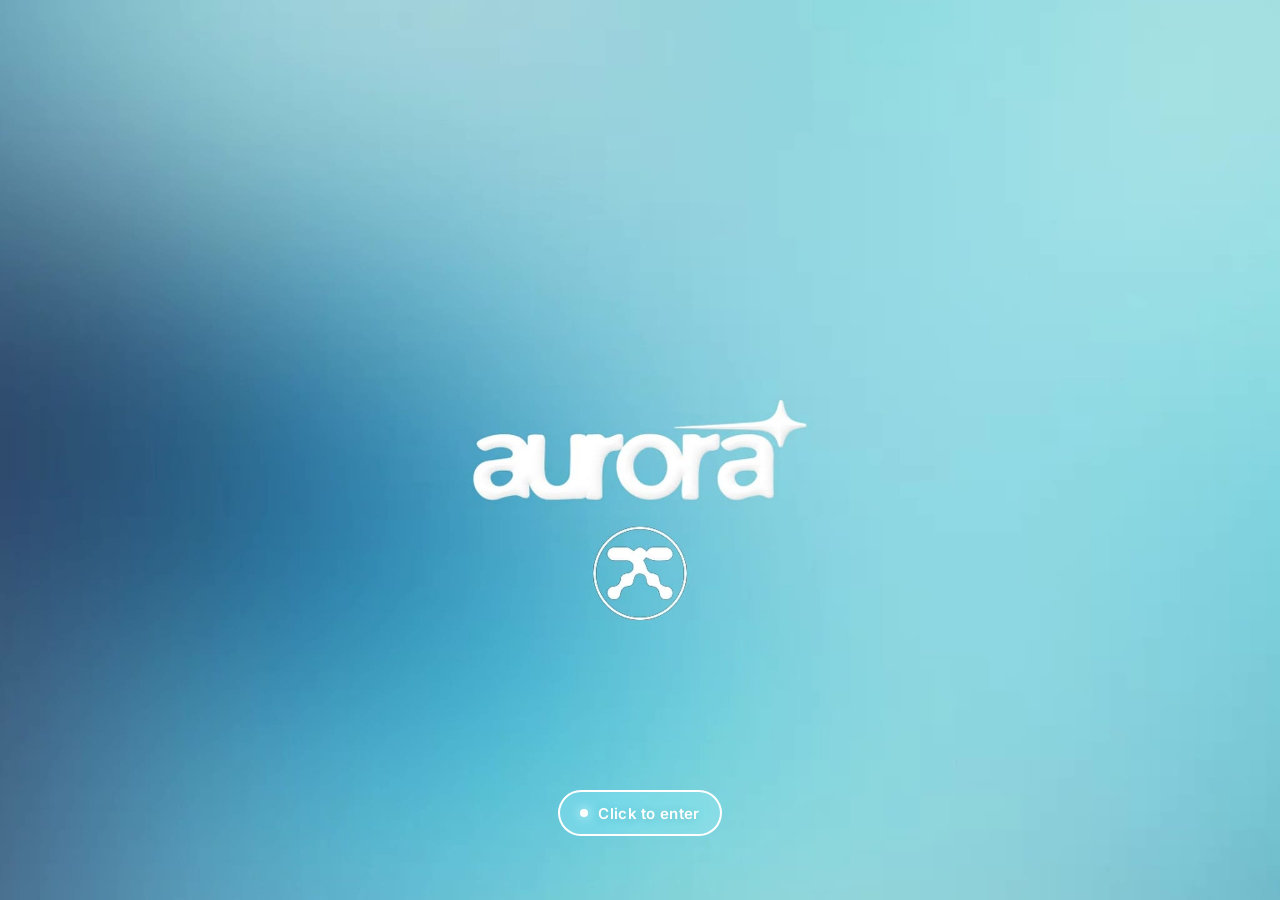
<file: app/index.html>
<!doctype html>
<html lang="en">
<head>
<meta charset="utf-8">
<meta name="viewport" content="width=device-width, initial-scale=1, viewport-fit=cover, maximum-scale=1, user-scalable=no">
<title>Aurora</title>
<meta name="description" content="Aurora — your day, cards, board and plan.">
<meta name="theme-color" content="#0a0a0b">
<meta name="apple-mobile-web-app-capable" content="yes">
<meta name="mobile-web-app-capable" content="yes">
<meta name="apple-mobile-web-app-status-bar-style" content="black-translucent">
<meta name="apple-mobile-web-app-title" content="Aurora">
<meta name="format-detection" content="telephone=no">
<link rel="manifest" href="manifest.webmanifest">
<script>/* v19.4: a copy of Aurora in another repository (keidsolo24.github.io/<repo>/, e.g. a test build) shares
   the origin with the main app. It gets its own storage keys and databases, so it never touches the main app's data. */
(function () {
  var seg = (location.pathname.split('/')[1] || ''), q = /[?&]ns=([\w-]+)/.exec(location.search);
  var ns = q ? q[1] : (/\.github\.io$/.test(location.hostname) && seg && seg !== 'aurora' && !/\.html$/.test(seg) ? seg : '');
  window.AUR_NS = ns; if (!ns) return;
  var P = ns + ':', SP = Storage.prototype, g = SP.getItem, s = SP.setItem, r = SP.removeItem;
  SP.getItem = function (k) { return g.call(this, P + k); }; SP.setItem = function (k, v) { return s.call(this, P + k, v); }; SP.removeItem = function (k) { return r.call(this, P + k); };
  if (window.indexedDB) { var o = indexedDB.open.bind(indexedDB), db = indexedDB.databases && indexedDB.databases.bind(indexedDB);
    indexedDB.open = function (n, v) { return v === undefined ? o(P + n) : o(P + n, v); };
    if (db) indexedDB.databases = function () { return db().then(function (l) { return l.filter(function (x) { return x.name && x.name.indexOf(P) === 0; }).map(function (x) { return { name: x.name.slice(P.length), version: x.version }; }); }); }; }
  document.title = 'Aurora Lab';
  var m = document.querySelector('meta[name="apple-mobile-web-app-title"]'); if (m) m.content = 'Aurora Lab';
  var l = document.querySelector('link[rel="manifest"]'); if (l) l.href = 'manifest-test.webmanifest';
})();</script>
<link rel="apple-touch-icon" href="icon-180.png">
<link rel="icon" href="icon-192.png">
<link rel="preload" href="fonts/inter-latin-500-normal.woff2" as="font" type="font/woff2" crossorigin>
<link rel="preload" href="fonts/bricolage-grotesque-latin-800-normal.woff2" as="font" type="font/woff2" crossorigin>
<link rel="stylesheet" href="app.css?v=2012">
<link rel="stylesheet" href="keiro.css?v=2012">
<link rel="stylesheet" href="desktop.css?v=2012">
<style>#launch{position:fixed;inset:0;z-index:200;background:#86c9de center/cover no-repeat;transition:opacity .65s cubic-bezier(.2,.8,.2,1),filter .65s cubic-bezier(.2,.8,.2,1),transform .9s cubic-bezier(.2,.8,.2,1);cursor:pointer}#launch video{width:100%;height:100%;object-fit:cover;display:block}#launch.out{opacity:0;filter:blur(14px);transform:scale(1.04);pointer-events:none}@media (prefers-reduced-motion:reduce){#launch{transition:opacity .25s}#launch.out{filter:none;transform:none}}#launch .tap{position:absolute;left:0;right:0;bottom:calc(env(safe-area-inset-bottom,0px) + 64px);display:flex;justify-content:center;pointer-events:none}#launch .tap span{display:inline-flex;align-items:center;gap:10px;height:46px;padding:0 22px;border-radius:999px;font:600 15px/1 Inter,system-ui,sans-serif;letter-spacing:.02em;color:#fff;background:rgba(255,255,255,.16);-webkit-backdrop-filter:blur(18px) saturate(1.3);backdrop-filter:blur(18px) saturate(1.3);box-shadow:inset 0 0 0 1px rgba(255,255,255,.35),0 10px 30px rgba(0,40,70,.18);opacity:0;transform:translateY(10px) scale(.98);transition:opacity .6s cubic-bezier(.2,.8,.2,1),transform .6s cubic-bezier(.2,.8,.2,1)}#launch .tap i{width:8px;height:8px;border-radius:4px;background:#fff;box-shadow:0 0 12px #fff}#launch.wait .tap span{opacity:1;transform:none}#launch.wait .tap i{animation:lTap 2.2s ease-in-out infinite}@keyframes lTap{50%{opacity:.35;transform:scale(.7)}}#launch:focus{outline:none}#launch:focus-visible .tap span{box-shadow:inset 0 0 0 2px #fff}@media (prefers-reduced-motion:reduce){#launch.wait .tap i{animation:none}}#promo{position:fixed;inset:0;z-index:210;background:#0a0a0b;display:flex;align-items:center;justify-content:center;opacity:0;transition:opacity .5s cubic-bezier(.2,.8,.2,1)}#promo.on{opacity:1}#promo.out{opacity:0;pointer-events:none}#promo video{width:100%;height:100%;object-fit:contain;display:block}#promo button{position:absolute;z-index:2;height:40px;padding:0 16px;border:0;border-radius:999px;font:600 14px/1 Inter,system-ui,sans-serif;color:#fff;background:rgba(10,18,32,.4);-webkit-backdrop-filter:blur(16px) saturate(1.3);backdrop-filter:blur(16px) saturate(1.3);box-shadow:inset 0 0 0 1px rgba(255,255,255,.25);cursor:pointer}#promo .pskip{right:16px;top:calc(env(safe-area-inset-top,0px) + 12px)}#promo .psnd{left:50%;bottom:calc(env(safe-area-inset-bottom,0px) + 28px);transform:translateX(-50%)}</style>
</head>
<body>
<div id="launch" aria-hidden="true"><video muted playsinline preload="auto"></video><div class="tap"><span><i></i><b>Tap to enter</b></span></div></div>
<script>(function () {
  var L = document.getElementById('launch'); if (!L) return;
  var V = L.querySelector('video'), T = L.querySelector('.tap span b');
  var wide = innerWidth > innerHeight, base = '' + (wide ? 'launch-land' : 'launch-portrait');
  if (T && matchMedia('(hover: hover) and (pointer: fine)').matches) T.textContent = 'Click to enter';
  L.style.backgroundImage = 'url(' + base + '-first.jpg)';
  var last = 0, ver = '';
  try { last = +localStorage.getItem('aur' + 'Seen') || 0; ver = localStorage.getItem('aur' + 'V') || ''; } catch (e) {}
  var fresh = !last && !ver; /* nobody has opened Aurora in this browser before */
  var RM = matchMedia('(prefers-reduced-motion: reduce)').matches;
  var full = Date.now() - last > 36e5 || ver !== '19.6';
  var ended = false, waiting = false;
  function done() { if (ended) return; ended = true; L.classList.add('out'); L.classList.remove('wait'); try { dispatchEvent(new Event('aurlaunch')); } catch (e) {} removeEventListener('keydown', key); setTimeout(function () { L.remove(); }, 700); }
  /* full intro: it stays on the logo until the person taps */
  function wait(stillToo) { if (ended || waiting) return; waiting = true; if (stillToo || !V || V.readyState < 2) { L.style.backgroundImage = 'url(' + base + '-last.jpg)'; if (V) V.style.opacity = '0'; }
    L.classList.add('wait'); L.setAttribute('role', 'button'); L.setAttribute('aria-hidden', 'false'); L.setAttribute('aria-label', T ? T.textContent : 'Enter'); L.tabIndex = 0; try { L.focus({ preventScroll: true }); } catch (e) {} }
  function quick() { if (V) V.remove(); L.style.backgroundImage = 'url(' + base + '-last.jpg)'; setTimeout(done, RM ? 120 : 380); }
  function key(e) { if (e.key === 'Enter' || e.key === ' ') { e.preventDefault(); enter(); } else if (e.key === 'Escape') { e.preventDefault(); done(); } }
  function mark() { try { localStorage.setItem('aur' + 'Seen', Date.now()); localStorage.setItem('aur' + 'V', '19.6'); } catch (e) {} }
  /* v19.1: for new people the 26 s video plays once, right after the tap (the tap is what lets it play with sound) */
  function promo() {
    try { if (localStorage.getItem('aur' + 'Promo')) return; localStorage.setItem('aur' + 'Promo', '1'); } catch (e) { return; }
    if (!fresh) return; /* new people only */
    var cs = false, P = document.createElement('div'); P.id = 'promo';
    P.innerHTML = '<video playsinline preload="auto" src="promo.mp4?v=1" poster="promo-poster.jpg?v=2"></video><button class="pskip" type="button">' + (cs ? 'Přeskočit' : 'Skip') + '</button><button class="psnd" type="button" hidden>' + (cs ? 'Zapnout zvuk' : 'Turn sound on') + '</button>';
    document.body.appendChild(P); var v = P.querySelector('video'), s = P.querySelector('.psnd'), over = false;
    function end() { if (over) return; over = true; P.classList.add('out'); try { v.pause(); } catch (e) {} setTimeout(function () { P.remove(); try { dispatchEvent(new Event('aurpromo')); } catch (e) {} }, 520); }
    v.addEventListener('ended', end); v.addEventListener('error', end); P.querySelector('.pskip').addEventListener('click', end);
    s.addEventListener('click', function () { v.muted = false; s.hidden = true; });
    requestAnimationFrame(function () { P.classList.add('on'); });
    var pr = v.play(); if (pr && pr.catch) pr.catch(function () { v.muted = true; s.hidden = false; v.play().catch(end); });
  }
  function enter() { var first = !ended; done(); if (first) promo(); }
  window.__launchDone = done;
  mark(); document.addEventListener('visibilitychange', function () { if (document.hidden) mark(); }); addEventListener('pagehide', mark);
  L.addEventListener('click', enter);
  if (full) {
    addEventListener('keydown', key);
    if (RM) { wait(true); return; }
    V.src = base + '.mp4';
    V.addEventListener('ended', function () { wait(false); });
    V.addEventListener('error', function () { wait(true); });
    var p = V.play(); if (p && p.catch) p.catch(function () { wait(true); });
    setTimeout(function () { wait(V.paused && V.currentTime < 3); }, 5200);
  } else quick();
})();</script>
<div id="bg" aria-hidden="true"><img class="wall" id="wallImg" src="wall.jpg" alt=""><div class="dim" id="wallDim"></div><div class="aura"><i class="a1"></i><i class="a2"></i><i class="a3"></i></div></div>
<main id="app">
  <section class="scr" id="s-home" aria-label="Home"></section>
  <section class="scr" id="s-spaces" aria-label="Spaces"></section>
  <section class="scr" id="s-board" aria-label="Board"></section>
  <section class="scr" id="s-plan" aria-label="Plan"></section>
  <section class="scr push" id="s-card" aria-label="Card"></section>
  <section class="scr push" id="s-settings" aria-label="Settings"></section>
</main>
<nav class="nav" id="nav" aria-label="Main">
  <div class="bar frost" role="tablist"></div>
  <button class="plus cr press" id="plusBtn" aria-label="Add"></button>
</nav>
<div id="desk"></div>
<div id="scrim"></div>
<div id="sheet" class="frost" role="dialog" aria-modal="true"></div>
<div id="viewer" role="dialog" aria-modal="true"></div>
<div id="toast" role="status" aria-live="polite"></div>
<div id="vlayer" role="dialog" aria-modal="true"></div>
<div id="welcome"></div>
<input type="file" id="fileIn" accept="image/*,video/*" hidden>
<input type="file" id="wallIn" accept="image/*" hidden>
<input type="file" id="restoreIn" accept="application/json,.json" hidden>
<script src="js/core.js?v=2012"></script>
<script src="js/ui.js?v=2012"></script>
<script src="js/screens.js?v=2012"></script>
<script src="js/sheets.js?v=2012"></script>
<script src="js/push.js?v=2012"></script>
<script src="js/sync.js?v=2012"></script>
<script src="js/spolu.js?v=2012"></script>
<script src="js/account.js?v=2012"></script>
<script src="js/tips.js?v=2012"></script>
<script src="js/home19.js?v=2012"></script>
<script src="js/beta.js?v=2012"></script>
<script src="js/lab.js?v=2012"></script>
<script src="js/app.js?v=2012"></script>
<script src="js/coach.js?v=2012"></script>
<script src="js/desktop.js?v=2012"></script>
</body>
</html>
</file>
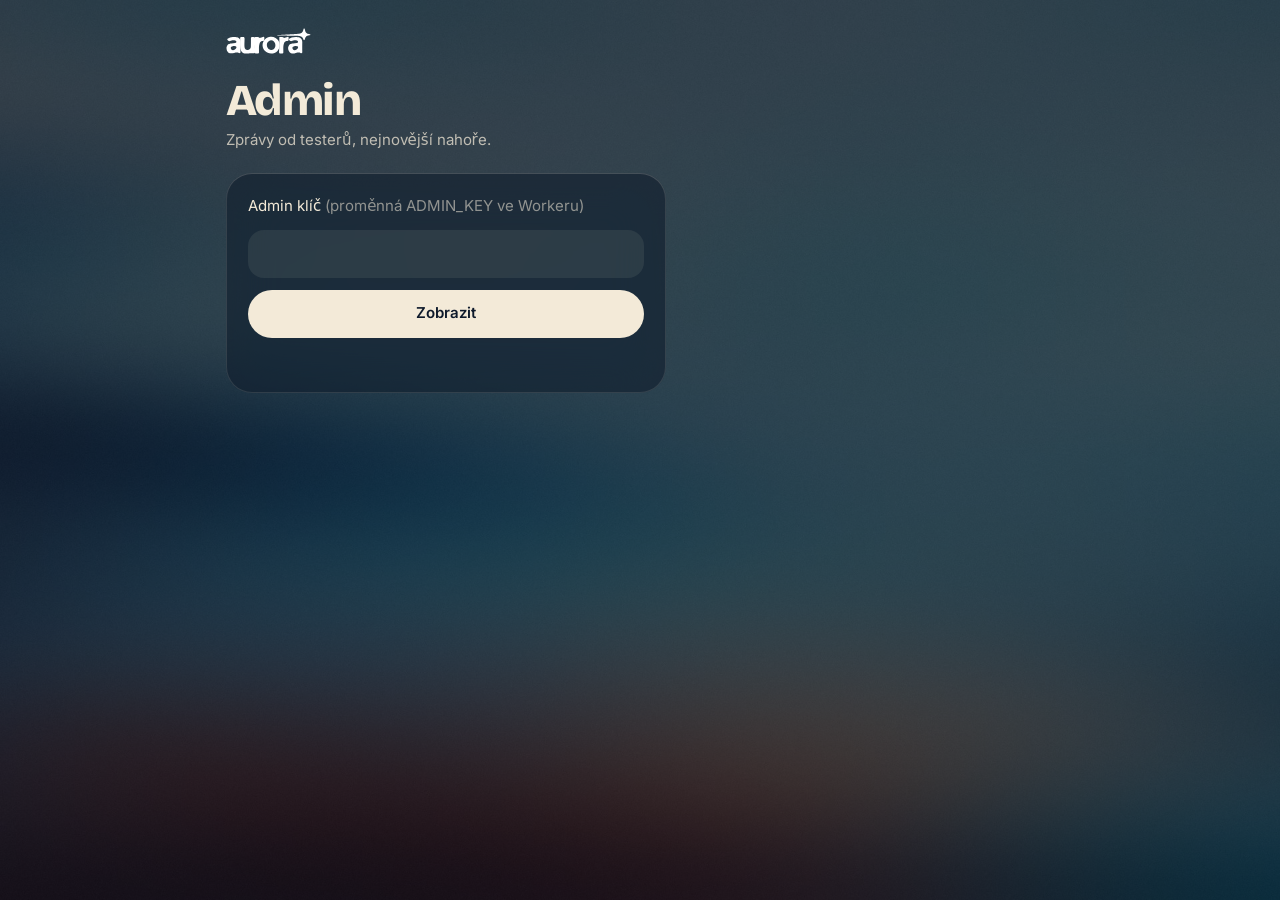
<file: admin.html>
<!doctype html>
<html lang="cs">
<head>
<meta charset="utf-8">
<meta name="viewport" content="width=device-width, initial-scale=1, viewport-fit=cover">
<meta name="robots" content="noindex, nofollow">
<title>Aurora · admin</title>
<link rel="icon" href="app/icon-192.png">
<style>
@font-face{font-family:'Bricolage Grotesque';font-weight:800;font-display:swap;src:url(app/fonts/bricolage-grotesque-latin-800-normal.woff2) format('woff2')}
@font-face{font-family:'Inter';font-weight:400;font-display:swap;src:url(app/fonts/inter-latin-400-normal.woff2) format('woff2')}
@font-face{font-family:'Inter';font-weight:600;font-display:swap;src:url(app/fonts/inter-latin-600-normal.woff2) format('woff2')}
:root{--ink:#f3ead8;--ink2:rgba(243,234,216,.74);--ink3:rgba(243,234,216,.55);--bg:#0b1320}
*{box-sizing:border-box}
[hidden]{display:none!important}
body{margin:0;min-height:100vh;color:var(--ink);font:400 15px/1.5 Inter,system-ui,sans-serif;background:var(--bg) url(app/wall-desk.jpg) center/cover fixed;-webkit-font-smoothing:antialiased}
body::before{content:"";position:fixed;inset:0;background:rgba(8,14,24,.72);z-index:-1}
.g{background:rgba(16,26,40,.55);-webkit-backdrop-filter:blur(24px) saturate(125%);backdrop-filter:blur(24px) saturate(125%);box-shadow:inset 0 0 0 1px rgba(243,234,216,.12),inset 0 1px 0 rgba(255,255,255,.07)}
.wrap{max-width:860px;margin:0 auto;padding:max(28px,env(safe-area-inset-top)) 16px 60px}
h1{font:800 44px/1 'Bricolage Grotesque',sans-serif;letter-spacing:-.035em;margin:18px 0 6px}
.sub{color:var(--ink2);margin:0 0 22px}
.bar{display:flex;flex-wrap:wrap;gap:8px;align-items:center;margin-bottom:18px}
button,input{font:inherit;color:inherit}
.chip{height:40px;padding:0 16px;border-radius:999px;border:0;cursor:pointer;font-weight:600;font-size:14px}
.chip.on{background:var(--ink);color:#0e1a2b}
.login{border-radius:26px;padding:22px;display:flex;flex-direction:column;gap:12px;max-width:440px}
.login input{height:48px;border-radius:16px;border:0;padding:0 16px;background:rgba(243,234,216,.08);outline:0}
.login button{height:48px;border-radius:999px;border:0;background:var(--ink);color:#0e1a2b;font-weight:600;cursor:pointer}
.err{color:#ffb4a6;min-height:1.4em}
.list{display:flex;flex-direction:column;gap:12px}
.it{border-radius:24px;padding:18px 20px;display:flex;flex-direction:column;gap:10px;transition:opacity .3s}
.it.done{opacity:.5}
.top{display:flex;align-items:center;gap:10px;flex-wrap:wrap}
.k{font:600 11px/1 Inter;letter-spacing:.1em;padding:6px 9px;border-radius:999px;text-transform:uppercase}
.k.bug{background:rgba(255,92,92,.18);color:#ffb4a6}.k.idea{background:rgba(91,191,220,.18);color:#a9e1f0}.k.love{background:rgba(240,164,75,.2);color:#f6c88f}
.who{font-weight:600}.when{color:var(--ink3);font-size:13px;margin-left:auto}
.txt{white-space:pre-wrap;font-size:16px;line-height:1.55}
.img{max-width:260px;border-radius:14px;cursor:zoom-in;display:block}
.meta{color:var(--ink3);font-size:12.5px;line-height:1.45}
.act{display:flex;gap:8px}
.act button{height:36px;padding:0 14px;border-radius:999px;border:0;background:rgba(243,234,216,.1);cursor:pointer;font-size:13px;font-weight:600}
.empty{color:var(--ink2);padding:40px 0;text-align:center}
.tabs{display:inline-flex;gap:4px;padding:4px;border-radius:999px;margin:6px 0 18px}
.tabs button{height:40px;padding:0 18px;border-radius:999px;border:0;background:none;cursor:pointer;font-weight:600;font-size:14px;color:var(--ink2)}
.tabs button.on{background:var(--ink);color:#0e1a2b}
.stats{display:grid;grid-template-columns:repeat(6,minmax(0,1fr));gap:10px;margin-bottom:16px}
.st{border-radius:22px;padding:16px 18px}
.st b{display:block;font:800 36px/1 'Bricolage Grotesque',sans-serif;letter-spacing:-.03em}
.st span{display:block;margin-top:8px;color:var(--ink3);font-size:12.5px}
.ub{display:flex;align-items:center;gap:10px;margin-bottom:12px;flex-wrap:wrap}
.ub .q{flex:1;min-width:180px;height:40px;border-radius:999px;border:0;padding:0 16px;background:rgba(243,234,216,.08);outline:0}
.ub .cp{height:40px;padding:0 16px;border-radius:999px;border:0;background:var(--ink);color:#0e1a2b;font-weight:600;font-size:14px;cursor:pointer}
.ut{border-radius:24px;overflow:hidden}
.ur .ls{display:none}
.empty{padding:28px 16px;color:var(--ink3);text-align:center}
.ur{display:grid;grid-template-columns:40px minmax(0,1.6fr) .9fr 1fr .9fr .6fr .5fr;gap:12px;align-items:center;padding:12px 16px;border-top:1px solid rgba(243,234,216,.08);font-size:14px}
.ur:first-child{border-top:0}
.ur.h{color:var(--ink3);font-size:11.5px;letter-spacing:.08em;text-transform:uppercase;font-weight:600}
.av{width:34px;height:34px;border-radius:17px;display:grid;place-items:center;font:800 15px/1 'Bricolage Grotesque',sans-serif;color:#0e1a2b}
.nm b{display:block;font-weight:600}.nm small{color:var(--ink3);font-size:12.5px}
.dot{display:inline-block;width:8px;height:8px;border-radius:4px;margin-right:6px;vertical-align:1px}
.dv{color:var(--ink2)}
.ok{color:#8be0b0;font-weight:600}
@media (max-width:900px){.stats{grid-template-columns:repeat(3,minmax(0,1fr))}}
@media (max-width:640px){.stats{grid-template-columns:repeat(2,minmax(0,1fr))}.ur{grid-template-columns:36px minmax(0,1fr) auto}.ur>:nth-child(n+4){display:none}.ur .ls{display:block}}
/* v19.5.3 · Users: live, chart, sections, sleeping */
.wrap.wide{max-width:1180px}
.stats .st.now b::after{content:"";display:inline-block;width:10px;height:10px;border-radius:5px;background:#8be0b0;margin-left:10px;vertical-align:8px;box-shadow:0 0 0 0 rgba(139,224,176,.6);animation:pulse 1.8s infinite}
@keyframes pulse{70%{box-shadow:0 0 0 9px rgba(139,224,176,0)}100%{box-shadow:0 0 0 0 rgba(139,224,176,0)}}
.duo{display:grid;grid-template-columns:1.25fr 1fr;gap:12px;margin-bottom:12px}
.pn{border-radius:24px;padding:18px 20px;min-width:0}
.pn header{display:flex;align-items:baseline;justify-content:space-between;gap:10px;margin-bottom:14px}
.pn h3{margin:0;font:800 19px/1.1 'Bricolage Grotesque',sans-serif;letter-spacing:-.01em}
.pn header span{color:var(--ink3);font-size:12.5px}
.chart{display:grid;grid-template-columns:repeat(14,1fr);gap:6px;align-items:end;height:170px;padding-top:22px}
.chart .c{display:flex;flex-direction:column;align-items:center;gap:6px;height:100%;justify-content:flex-end}
.chart .b{width:100%;border-radius:8px 8px 4px 4px;background:rgba(243,234,216,.22);min-height:4px;position:relative}
.chart .c.td .b{background:var(--ink)}
.chart .b em{position:absolute;top:-18px;left:0;right:0;text-align:center;font:600 11px/1 Inter;color:var(--ink2);font-style:normal}
.chart small{font-size:10.5px;color:var(--ink3)}
.sbar{display:flex;height:14px;border-radius:7px;overflow:hidden;gap:2px;margin-bottom:14px}
.sbar i{display:block;height:100%}
.slist{display:grid;grid-template-columns:1fr 1fr;gap:8px 16px}
.slist div{display:flex;align-items:center;gap:8px;font-size:14px}
.slist b{margin-left:auto;font-weight:600}
.slist i{width:10px;height:10px;border-radius:5px;flex:none}
.sleep{margin-bottom:12px}
.sr{display:grid;grid-template-columns:34px minmax(0,1fr) auto auto;gap:12px;align-items:center;padding:10px 0;border-top:1px solid rgba(243,234,216,.08)}
.sr:first-child{border-top:0;padding-top:0}
.sr .nm small{display:block}
.pill2{font:600 11.5px/1 Inter;padding:6px 9px;border-radius:999px;background:rgba(243,234,216,.08);color:var(--ink2);white-space:nowrap}
.pill2.no{color:var(--ink3)}
.nb{height:36px;padding:0 14px;border-radius:999px;border:0;background:var(--ink);color:#0e1a2b;font-weight:600;font-size:13px;cursor:pointer;white-space:nowrap}
.nb:disabled{background:rgba(243,234,216,.1);color:var(--ink3);cursor:default}
.live{display:inline-flex;align-items:center;gap:7px;color:var(--ink3);font-size:12.5px}
.live i{width:7px;height:7px;border-radius:4px;background:#8be0b0}
.ur.v3{grid-template-columns:40px minmax(0,1.5fr) 1.1fr 1.15fr .9fr .9fr .7fr}
.days{display:flex;gap:3px}
.days i{width:7px;height:16px;border-radius:3px;background:rgba(243,234,216,.12)}
.days i.on{background:#8be0b0}
.ov{position:fixed;inset:0;background:rgba(4,8,14,.6);display:grid;place-items:center;padding:16px;z-index:8}
.sheet{width:min(460px,100%);border-radius:28px;padding:22px}
.sheet h3{margin:0 0 4px;font:800 24px/1.1 'Bricolage Grotesque',sans-serif}
.opt{display:block;width:100%;text-align:left;padding:13px 16px;border-radius:16px;border:0;background:rgba(243,234,216,.07);margin-top:8px;cursor:pointer;font-size:14.5px;line-height:1.4}
.opt.on{background:var(--ink);color:#0e1a2b}
.opt small{display:block;opacity:.6;font-size:12px;margin-top:2px}
.sheet textarea{width:100%;margin-top:8px;border-radius:16px;border:0;padding:12px 16px;background:rgba(243,234,216,.07);color:var(--ink);font:inherit;resize:none;outline:0}
.act2{display:flex;justify-content:flex-end;gap:8px;margin-top:14px}
.act2 button{height:42px;padding:0 18px;border-radius:999px;border:0;background:rgba(243,234,216,.1);font-weight:600;cursor:pointer}
.act2 .pri{background:var(--ink);color:#0e1a2b}
@media (max-width:900px){.duo{grid-template-columns:1fr}}
@media (max-width:640px){
  .wrap{padding-left:max(14px,env(safe-area-inset-left));padding-right:max(14px,env(safe-area-inset-right))}
  h1{font-size:38px}
  .stats{gap:8px}.st{padding:14px 15px;border-radius:20px}.st b{font-size:30px}
  .slist{grid-template-columns:1fr}
  .chart{gap:4px;height:120px}.chart small{font-size:9px}
  .sr{grid-template-columns:34px minmax(0,1fr) auto}.sr .pill2{display:none}
  .ub .q{min-width:0;flex-basis:100%}
  .ut{background:none!important;box-shadow:none!important;-webkit-backdrop-filter:none!important;backdrop-filter:none!important;display:flex;flex-direction:column;gap:10px}
  .ur.h{display:none}
  .ur.v3{display:grid;grid-template-columns:36px minmax(0,1fr) auto;grid-template-areas:"av nm ls" "dy dy dy" "mt mt mt";row-gap:10px;border-radius:22px;border:0;padding:14px 16px;background:rgba(16,26,40,.55);-webkit-backdrop-filter:blur(24px);backdrop-filter:blur(24px);box-shadow:inset 0 0 0 1px rgba(243,234,216,.12)}
  .ur.v3>*{display:block!important}
  .ur.v3.h{display:none!important}
  .ur.v3>.av{display:grid!important}
  .ur.v3 .av{grid-area:av}.ur.v3 .nm{grid-area:nm}.ur.v3 .lsc{grid-area:ls;text-align:right;font-size:13px}.ur.v3 .dyc{grid-area:dy}.ur.v3 .mt{grid-area:mt;display:flex!important;flex-wrap:wrap;gap:6px}
  .ur.v3 .dsk{display:none!important}
}
.ur.v3 .mt{display:none}
#big{position:fixed;inset:0;background:rgba(0,0,0,.85);display:none;align-items:center;justify-content:center;padding:20px;z-index:9}
#big img{max-width:100%;max-height:100%;border-radius:12px}
</style>
</head>
<body>
<div class="wrap">
  <img src="app/logo.svg" alt="aurora" style="height:26px">
  <h1 id="h1">Admin</h1>
  <div class="tabs g" id="tabs" hidden><button data-t="fb" class="on">Feedback</button><button data-t="us">Uživatelé</button></div>
  <p class="sub" id="sub">Zprávy od testerů, nejnovější nahoře.</p>
  <div id="login" class="login g" hidden>
    <label for="key">Admin klíč <span style="color:var(--ink3)">(proměnná ADMIN_KEY ve Workeru)</span></label>
    <input id="key" type="password" autocomplete="off">
    <button id="go">Zobrazit</button>
    <div class="err" id="err"></div>
  </div>
  <div id="main" hidden>
    <div class="bar" id="bar"></div>
    <div class="list" id="list"></div>
  </div>
  <div id="users" hidden>
    <div class="stats" id="stats"></div>
    <div class="duo">
      <section class="pn g"><header><h3>Kolik lidí denně</h3><span id="dauSub"></span></header><div class="chart" id="dau"></div></section>
      <section class="pn g"><header><h3>Kde lidi tráví čas</h3><span>posledních 7 dní</span></header><div id="secs"></div></section>
    </div>
    <section class="pn g sleep" id="sleepP"><header><h3>Usínají</h3><span>2+ dny nebyli v appce · automatika připomíná každý 2. den, max 3×</span></header><div id="sleep"></div></section>
    <div class="ub"><input class="q" id="uq" placeholder="Hledat jméno nebo @login"><button class="cp" id="ucopy">Kopírovat pro Notion</button><span class="live" id="live"><i></i>živě · obnovuje se samo</span></div>
    <div class="ut g" id="ut"></div>
  </div>
  <div id="nudge" class="ov" hidden><div class="sheet g"><h3 id="ngT">Připomenout</h3><p class="sub" id="ngS"></p><div id="ngL"></div><textarea id="ngX" rows="2" placeholder="Nebo napiš vlastní…"></textarea><div class="act2"><button id="ngC">Zrušit</button><button class="pri" id="ngGo">Poslat notifikaci</button></div></div></div>
</div>
<div id="big"><img alt=""></div>
<script>
const SERVER = 'https://calm-brook-f448.keidaurora.workers.dev';
const KINDS = { all: 'Vše', open: 'Nevyřešené', bug: 'Chyby', idea: 'Nápady', love: 'Pochvaly' };
const LBL = { bug: 'Chyba', idea: 'Nápad', love: 'Pochvala' };
let items = [], filter = 'open', key = '', tab = 'fb', users = null, uq = '', unow = Date.now();
const $ = s => document.querySelector(s);
const esc = s => String(s == null ? '' : s).replace(/[&<>"]/g, c => ({ '&': '&amp;', '<': '&lt;', '>': '&gt;', '"': '&quot;' }[c]));
try { key = localStorage.getItem('aurAdminKey') || ''; } catch (e) {}
async function api(path, body) { const r = await fetch(SERVER + path, { method: 'POST', headers: { 'content-type': 'application/json' }, body: JSON.stringify(Object.assign({ key }, body || {})) }); const j = await r.json().catch(() => ({})); if (!r.ok) throw new Error(j.error || r.status); return j; }
async function load() {
  if (!key) { $('#login').hidden = false; $('#main').hidden = true; return; }
  $('#err').textContent = '';
  try { const j = await api('/fb/list'); items = j.items || []; try { localStorage.setItem('aurAdminKey', key); } catch (e) {} $('#login').hidden = true; $('#tabs').hidden = false; show(); }
  catch (e) { $('#login').hidden = false; $('#main').hidden = true; $('#users').hidden = true; $('#tabs').hidden = true; $('#err').textContent = e.message === 'forbidden' ? 'Špatný klíč.' : (key ? 'Server neodpovídá: ' + e.message : ''); }
}
function ago(at) { const d = new Date(at); return d.toLocaleDateString('cs-CZ', { day: 'numeric', month: 'numeric' }) + ' ' + d.toLocaleTimeString('cs-CZ', { hour: '2-digit', minute: '2-digit' }); }
function device(m) { const ua = m.ua || ''; const os = /iPhone/.test(ua) ? 'iPhone' : /iPad|Macintosh.*Mobile/.test(ua) ? 'iPad' : /Android/.test(ua) ? 'Android' : /Windows/.test(ua) ? 'Windows' : /Mac/.test(ua) ? 'Mac' : 'zařízení'; return os + ' · ' + (m.w || '?') + '×' + (m.h || '?') + (m.standalone ? ' · z plochy' : ' · v prohlížeči') + (m.push ? ' · notifikace zap.' : ''); }
function draw() {
  const n = k => k === 'all' ? items.length : k === 'open' ? items.filter(i => !i.done).length : items.filter(i => i.kind === k).length;
  $('#bar').innerHTML = Object.entries(KINDS).map(([k, l]) => '<button class="chip g' + (filter === k ? ' on' : '') + '" data-f="' + k + '">' + l + ' · ' + n(k) + '</button>').join('') + '<button class="chip g" id="reload" style="margin-left:auto">Obnovit</button>';
  const show = items.filter(i => filter === 'all' ? true : filter === 'open' ? !i.done : i.kind === filter);
  $('#list').innerHTML = show.length ? show.map(i => { let m = {}; try { m = JSON.parse(i.meta || '{}'); } catch (e) {}
    return '<article class="it g' + (i.done ? ' done' : '') + '"><div class="top"><span class="k ' + esc(i.kind) + '">' + esc(LBL[i.kind] || i.kind) + '</span><span class="who">' + esc(i.name || 'Anonym') + '</span><span class="when">' + ago(i.at) + '</span></div>'
      + '<div class="txt">' + esc(i.text) + '</div>' + (i.img ? '<img class="img" src="' + esc(i.img) + '" alt="Screenshot od testera">' : '')
      + '<div class="meta">v' + esc(i.ver) + ' · ' + esc(device(m)) + (m.cards != null ? ' · ' + m.cards + ' karet, ' + m.items + ' položek' + (m.shared ? ', ' + m.shared + '× Spolu' : '') : '') + '</div>'
      + '<div class="act"><button data-done="' + i.id + '" data-v="' + (i.done ? 0 : 1) + '">' + (i.done ? 'Vrátit mezi nevyřešené' : 'Hotovo, vyřešeno') + '</button></div></article>'; }).join('') : '<div class="empty">Nic tu není.</div>';
  $('#sub').textContent = items.length + ' zpráv celkem · ' + items.filter(i => !i.done).length + ' nevyřešených';
}
/* ---------- v19.5.3 · Users: live, chart, where people spend time, who is falling asleep ---------- */
function show() {
  $$('#tabs button').forEach(b => b.classList.toggle('on', b.dataset.t === tab));
  $('#main').hidden = tab !== 'fb'; $('#users').hidden = tab !== 'us';
  document.querySelector('.wrap').classList.toggle('wide', tab === 'us');
  if (tab === 'fb') { $('#h1').textContent = 'Feedback'; draw(); } else { $('#h1').textContent = 'Uživatelé'; loadUsers(); }
}
const $$ = s => [...document.querySelectorAll(s)];
let daily = [], uTimer = 0;
async function loadUsers(force) {
  if (users && !force) return drawUsers();
  if (!users) $('#sub').textContent = 'Načítám…';
  try { const j = await api('/a/list'); users = j.users || []; daily = j.daily || []; unow = j.now || Date.now(); drawUsers(); }
  catch (e) { $('#sub').textContent = e.message === 'not found' ? 'Server ještě nemá /a/list: nasaď nový Worker.' : 'Nepovedlo se načíst: ' + e.message; }
  clearTimeout(uTimer); uTimer = setTimeout(() => { if (tab === 'us' && !document.hidden && $('#nudge').hidden) loadUsers(true); }, 30000);
}
const DAY = 864e5, MIN = 6e4;
const PLAT = { iphone: 'iPhone', ipad: 'iPad', android: 'Android', windows: 'PC', mac: 'Mac', other: 'jiné' };
const COL = ['#8be0b0', '#ff8fb8', '#7fb3ff', '#f0a44b', '#f3ead8', '#b08cff', '#4cc9d9'];
const SEC = [['plan', 'Plán', '#7fb3ff'], ['board', 'Board', '#f0a44b'], ['home', 'Domov', '#f3ead8'], ['spaces', 'Spaces', '#8be0b0'], ['spolu', 'Spolu', '#ff8fb8']];
const WD = ['Ne', 'Po', 'Út', 'St', 'Čt', 'Pá', 'So'];
function dd(at) { if (!at) return '—'; const d = new Date(at); return d.getDate() + '. ' + (d.getMonth() + 1) + '.'; }
function rel(at) {
  if (!at) return 'zatím ne'; const m = Math.round((unow - at) / MIN);
  if (m < 15) return 'teď v appce'; if (m < 60) return 'před ' + m + ' min'; const h = Math.round(m / 60); if (h < 24) return 'před ' + h + ' h';
  const d = Math.round(h / 24); return d === 1 ? 'včera' : 'před ' + d + ' dny';
}
const away = u => u.last ? (unow - u.last) / DAY : 99;
function devs(u) { const seen = new Set(); return u.devs.map(d => (PLAT[d.plat] || d.plat || '?') + (d.mode === 'web' && /iphone|ipad|android/.test(d.plat) ? ' (web)' : '')).filter(x => !seen.has(x) && seen.add(x)).join(' · ') || '—'; }
const verOf = u => (u.devs.slice().sort((a, b) => (b.last || 0) - (a.last || 0))[0] || {}).ver || '—';
const topSec = u => { const s = u.sec || {}; const k = SEC.slice().sort((a, b) => (s[b[0]] || 0) - (s[a[0]] || 0))[0]; return (s[k[0]] || 0) ? k[1] : '—'; };
const mins = x => x < 60 ? Math.round(x) + ' s' : x < 3600 ? Math.round(x / 60) + ' min' : (x / 3600).toFixed(1).replace('.', ',') + ' h';
const av = u => '<span class="av" style="background:' + COL[(users.indexOf(u)) % COL.length] + '">' + esc((u.name || u.login)[0].toUpperCase()) + '</span>';
const nmc = u => '<span class="nm"><b>' + esc(u.name || '—') + '</b><small>@' + esc(u.login) + '</small></span>';
function drawUsers() {
  const all = users || []; const act = n => all.filter(u => away(u) < n).length;
  const now = all.filter(u => u.last && unow - u.last < 15 * MIN).length;
  const st = [[now, 'teď v appce', 'now'], [act(1), 'aktivní dnes'], [act(7), 'aktivní za 7 dní'], [all.length, 'účtů · ' + all.filter(u => unow - (u.created || 0) < 7 * DAY).length + ' nových za 7 dní'], [all.filter(u => u.notif).length, 's notifikacemi'], [all.filter(u => u.spolu).length, 've Spolu']];
  $('#stats').innerHTML = st.map(([b, t, c]) => '<div class="st g' + (c ? ' ' + c : '') + '"><b>' + b + '</b><span>' + esc(t) + '</span></div>').join('');
  // chart: people per day, last 14 days
  const mx = Math.max(1, ...daily.map(d => d.n));
  $('#dau').innerHTML = daily.map((d, k) => { const dt = new Date(d.d + 'T12:00'); return '<div class="c' + (k === daily.length - 1 ? ' td' : '') + '"><div class="b" style="height:' + Math.max(3, d.n / mx * 100) + '%"><em>' + (d.n || '') + '</em></div><small>' + (k === daily.length - 1 ? 'dnes' : WD[dt.getDay()]) + '</small></div>'; }).join('');
  const wk = daily.slice(-7).reduce((s, d) => s + d.n, 0) / 7;
  $('#dauSub').textContent = daily.length ? 'průměr ' + wk.toFixed(1).replace('.', ',') + ' / den za týden' : 'sbírá se od verze 19.5.3';
  // sections
  const tot = {}; all.forEach(u => SEC.forEach(([k]) => tot[k] = (tot[k] || 0) + ((u.sec || {})[k] || 0)));
  const sum = Object.values(tot).reduce((a, b) => a + b, 0) || 1;
  $('#secs').innerHTML = '<div class="sbar">' + SEC.map(([k, , c]) => '<i style="width:' + (tot[k] / sum * 100) + '%;background:' + c + '"></i>').join('') + '</div><div class="slist">' + SEC.map(([k, n, c]) => '<div><i style="background:' + c + '"></i>' + n + '<b>' + Math.round(tot[k] / sum * 100) + ' %</b></div>').join('') + '</div>';
  // falling asleep
  const zz = all.filter(u => away(u) >= 2 && away(u) < 60).sort((a, b) => away(a) - away(b));
  $('#sleep').innerHTML = zz.length ? zz.map(u => '<div class="sr">' + av(u) + '<span class="nm"><b>' + esc(u.name || u.login) + '</b><small>' + esc(rel(u.last)) + ' · nejvíc ' + esc(topSec(u)) + (u.nudged ? ' · připomenuto ' + esc(rel(u.nudged)) + (u.nudges ? ' (' + u.nudges + '/3)' : '') : '') + '</small></span><span class="pill2' + (u.notif ? '' : ' no') + '">' + (u.notif ? 'notifikace zapnuté' : 'bez notifikací') + '</span><button class="nb" data-nudge="' + esc(u.login) + '"' + (u.notif ? '' : ' disabled') + '>Připomenout</button></div>').join('') : '<div class="empty">Nikdo neusíná. 🙌</div>';
  // people
  const q = uq.trim().toLowerCase().replace(/^@/, '');
  const rows = all.filter(u => !q || u.login.includes(q) || (u.name || '').toLowerCase().includes(q)).sort((a, b) => (b.last || 0) - (a.last || 0));
  $('#ut').innerHTML = '<div class="ur v3 h"><span></span><span>Jméno · login</span><span>Naposledy</span><span>Posledních 14 dní</span><span>Nejvíc v</span><span>Za 7 dní</span><span>Zařízení</span></div>'
    + (rows.length ? rows.map(u => { const fresh = u.last && unow - u.last < 15 * MIN; const days = (u.days || []).slice(-14);
      const dy = '<span class="days">' + days.map(x => '<i' + (x ? ' class="on"' : '') + '></i>').join('') + '</span>';
      return '<div class="ur v3">' + av(u) + nmc(u) + '<span class="lsc"><span class="dot" style="background:' + (!u.last ? 'rgba(243,234,216,.2)' : fresh ? '#8be0b0' : away(u) < 1 ? 'rgba(139,224,176,.45)' : away(u) >= 2 ? '#ffb4a6' : 'rgba(243,234,216,.3)') + '"></span>' + esc(rel(u.last)) + '</span><span class="dyc">' + dy + '</span><span class="dsk">' + esc(topSec(u)) + '</span><span class="dsk">' + (u.adds7 || 0) + ' přidal · ' + (u.checks7 || 0) + ' ✓</span><span class="dsk dv">' + esc(devs(u)) + '</span>'
        + '<span class="mt">' + (u.last ? '<span class="pill2">nejvíc ' + esc(topSec(u)) + '</span><span class="pill2">' + (u.adds7 || 0) + ' přidal · ' + (u.checks7 || 0) + ' ✓</span><span class="pill2">' + esc(devs(u)) + ' · ' + esc(verOf(u)) + '</span>' : '<span class="pill2 no">ještě appku neotevřel</span>') + (u.spolu ? '<span class="pill2">Spolu</span>' : '') + '</span></div>'; }).join('')
      : '<div class="empty">' + (all.length ? 'Nikdo neodpovídá hledání.' : 'Zatím žádné účty.') + '</div>');
  $('#sub').textContent = 'Kdo je v Auroře a jak ji používá. Appka posílá jen čísla (kdy, kde, kolik), nikdy obsah.';
}
function tsv() {
  const head = ['Jméno', 'Login', 'Účet od', 'Naposledy', 'Aktivní dny (14)', 'Nejvíc v', 'Zařízení', 'Notifikace', 'Spolu', 'Verze'];
  const iso = at => at ? new Date(at).toISOString().slice(0, 10) : '';
  return [head].concat((users || []).map(u => [u.name || '', '@' + u.login, iso(u.created), iso(u.last), (u.days || []).filter(Boolean).length, topSec(u), devs(u), u.notif ? 'ano' : 'ne', u.spolu ? 'ano' : 'ne', verOf(u)])).map(r => r.map(x => String(x).replace(/[\t\n]/g, ' ')).join('\t')).join('\n');
}
/* reminder by hand */
const NUDGES = [['Co je jedna věc, kterou chceš zítra udělat? Hoď ji do Plánu.', 'Plán'], ['Máš nápad, co ti leží v hlavě? Hoď ho na Board, než uteče.', 'Board'], ['Jak vypadá tvůj týden? Stačí jedna věc a je rozjetý.', 'týden'], ['Aurora má novinky. Mrkni, co je nového.', 'update']];
let nWho = null, nPick = 0;
function nudgeOpen(login) {
  nWho = (users || []).find(u => u.login === login); nPick = 0; if (!nWho) return;
  $('#ngT').textContent = 'Připomenout · ' + (nWho.name || nWho.login);
  $('#ngS').textContent = 'Přijde jako notifikace z Aurory. Naposledy v appce ' + rel(nWho.last) + '.';
  $('#ngL').innerHTML = NUDGES.map(([t, k], i) => '<button class="opt' + (i === nPick ? ' on' : '') + '" data-pick="' + i + '">' + esc(t) + '<small>' + esc(k) + '</small></button>').join('');
  $('#ngX').value = ''; $('#nudge').hidden = false;
}
$('#uq').addEventListener('input', e => { uq = e.target.value; drawUsers(); });
$('#ucopy').onclick = async () => { const b = $('#ucopy'); try { await navigator.clipboard.writeText(tsv()); b.textContent = 'Zkopírováno ✓'; } catch (e) { b.textContent = 'Nejde kopírovat'; } setTimeout(() => { b.textContent = 'Kopírovat pro Notion'; }, 2200); };
document.addEventListener('visibilitychange', () => { if (!document.hidden && tab === 'us' && users) loadUsers(true); });
document.addEventListener('click', async e => {
  const nb = e.target.closest('[data-nudge]'); if (nb) { nudgeOpen(nb.dataset.nudge); return; }
  const pk = e.target.closest('[data-pick]'); if (pk) { nPick = +pk.dataset.pick; $$('#ngL .opt').forEach((b, i) => b.classList.toggle('on', i === nPick)); return; }
  if (e.target.id === 'ngC' || e.target.id === 'nudge') { $('#nudge').hidden = true; return; }
  if (e.target.id === 'ngGo') { const txt = $('#ngX').value.trim() || NUDGES[nPick][0]; const b = e.target; b.disabled = true; b.textContent = 'Posílám…';
    try { await api('/a/nudge', { login: nWho.login, text: txt }); b.textContent = 'Posláno ✓'; nWho.nudged = Date.now(); setTimeout(() => { $('#nudge').hidden = true; b.disabled = false; b.textContent = 'Poslat notifikaci'; drawUsers(); }, 900); }
    catch (er) { b.textContent = er.message === 'nodevice' ? 'Nemá zapnuté notifikace' : 'Nejde poslat (' + er.message + ')'; setTimeout(() => { b.disabled = false; b.textContent = 'Poslat notifikaci'; }, 2200); }
    return; }
  const tb = e.target.closest('#tabs [data-t]'); if (tb) { tab = tb.dataset.t; show(); return; }
  const f = e.target.closest('[data-f]'); if (f) { filter = f.dataset.f; draw(); return; }
  if (e.target.id === 'reload') { load(); return; }
  const d = e.target.closest('[data-done]'); if (d) { const id = +d.dataset.done, v = +d.dataset.v; await api('/fb/done', { id, done: v }); const it = items.find(x => x.id === id); if (it) it.done = v; draw(); return; }
  if (e.target.classList.contains('img')) { $('#big img').src = e.target.src; $('#big').style.display = 'flex'; return; }
  if (e.target.closest('#big')) $('#big').style.display = 'none';
});
$('#go').onclick = () => { key = $('#key').value.trim(); load(); };
$('#key').addEventListener('keydown', e => { if (e.key === 'Enter') $('#go').click(); });
load();
</script>
</body>
</html>
</file>
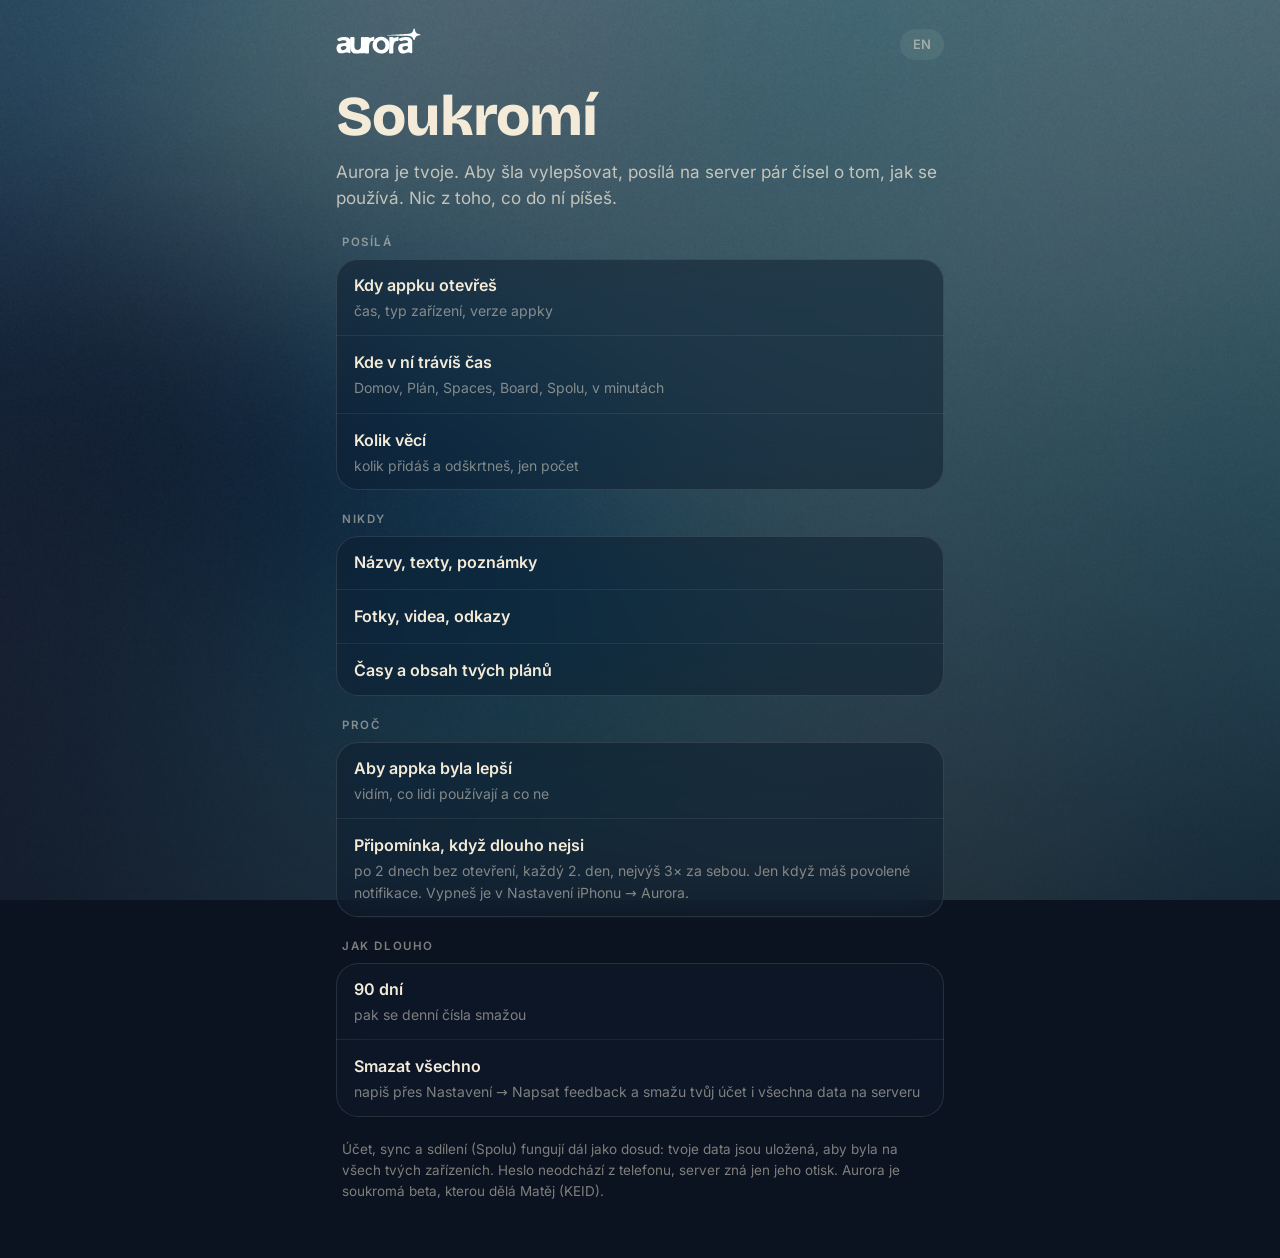
<file: soukromi.html>
<!doctype html>
<html lang="cs">
<head>
<meta charset="utf-8">
<meta name="viewport" content="width=device-width, initial-scale=1, viewport-fit=cover">
<title>Aurora · Soukromí</title>
<meta name="theme-color" content="#0b1320">
<link rel="icon" href="app/icon-192.png">
<style>
@font-face{font-family:'Bricolage Grotesque';font-weight:800;font-display:swap;src:url(app/fonts/bricolage-grotesque-latin-800-normal.woff2) format('woff2');unicode-range:U+0000-00FF}
@font-face{font-family:'Bricolage Grotesque';font-weight:800;font-display:swap;src:url(app/fonts/bricolage-grotesque-latin-ext-800-normal.woff2) format('woff2');unicode-range:U+0100-024F}
@font-face{font-family:'Inter';font-weight:400;font-display:swap;src:url(app/fonts/inter-latin-400-normal.woff2) format('woff2');unicode-range:U+0000-00FF}
@font-face{font-family:'Inter';font-weight:400;font-display:swap;src:url(app/fonts/inter-latin-ext-400-normal.woff2) format('woff2');unicode-range:U+0100-024F}
@font-face{font-family:'Inter';font-weight:600;font-display:swap;src:url(app/fonts/inter-latin-600-normal.woff2) format('woff2');unicode-range:U+0000-00FF}
@font-face{font-family:'Inter';font-weight:600;font-display:swap;src:url(app/fonts/inter-latin-ext-600-normal.woff2) format('woff2');unicode-range:U+0100-024F}
:root{--ink:#f3ead8;--ink2:rgba(243,234,216,.74);--ink3:rgba(243,234,216,.5)}
*{box-sizing:border-box}
html,body{margin:0}
body{min-height:100vh;font:400 16px/1.55 Inter,system-ui,sans-serif;color:var(--ink);background:#0b1320;-webkit-font-smoothing:antialiased}
body::before{content:"";position:fixed;inset:0;background:linear-gradient(180deg,rgba(8,14,24,.55),rgba(8,14,24,.8)),url(app/wall.jpg) center/cover;pointer-events:none}
main{position:relative;max-width:640px;margin:0 auto;padding:max(28px,env(safe-area-inset-top)) 16px 56px}
a{color:inherit}
.top{display:flex;align-items:center;justify-content:space-between;margin-bottom:28px}
.top img{height:26px;width:auto}
.lang{font:600 13px/1 Inter;color:var(--ink3);text-decoration:none;padding:9px 13px;border-radius:999px;background:rgba(243,234,216,.08)}
h1{font:800 clamp(40px,10vw,56px)/1 'Bricolage Grotesque',sans-serif;letter-spacing:-.02em;margin:0 0 14px}
.lede{color:var(--ink2);font-size:17px;margin:0 0 26px}
.cap{display:block;font:600 11.5px/1 Inter;letter-spacing:.14em;text-transform:uppercase;color:var(--ink3);margin:24px 6px 10px}
.grp{border-radius:22px;background:rgba(16,26,40,.5);-webkit-backdrop-filter:blur(24px) saturate(140%);backdrop-filter:blur(24px) saturate(140%);box-shadow:inset 0 0 0 1px rgba(243,234,216,.12);overflow:hidden}
.row{padding:14px 18px;border-top:1px solid rgba(243,234,216,.08)}
.row:first-child{border-top:0}
.row b{display:block;font-weight:600}
.row small{display:block;color:var(--ink3);font-size:14px;margin-top:2px}
.foot{color:var(--ink3);font-size:13.5px;margin:22px 6px 0}
[data-l]{display:none}
html[lang=cs] [data-l=cs],html[lang=en] [data-l=en]{display:revert}
</style>
</head>
<body>
<main>
  <div class="top"><a href="./"><img src="app/logo.svg" alt="aurora" width="104" height="26"></a><a class="lang" id="sw" href="?lang=en">EN</a></div>

  <div data-l="cs">
    <h1>Soukromí</h1>
    <p class="lede">Aurora je tvoje. Aby šla vylepšovat, posílá na server pár čísel o tom, jak se používá. Nic z toho, co do ní píšeš.</p>
    <span class="cap">Posílá</span>
    <div class="grp">
      <div class="row"><b>Kdy appku otevřeš</b><small>čas, typ zařízení, verze appky</small></div>
      <div class="row"><b>Kde v ní trávíš čas</b><small>Domov, Plán, Spaces, Board, Spolu, v minutách</small></div>
      <div class="row"><b>Kolik věcí</b><small>kolik přidáš a odškrtneš, jen počet</small></div>
    </div>
    <span class="cap">Nikdy</span>
    <div class="grp">
      <div class="row"><b>Názvy, texty, poznámky</b></div>
      <div class="row"><b>Fotky, videa, odkazy</b></div>
      <div class="row"><b>Časy a obsah tvých plánů</b></div>
    </div>
    <span class="cap">Proč</span>
    <div class="grp">
      <div class="row"><b>Aby appka byla lepší</b><small>vidím, co lidi používají a co ne</small></div>
      <div class="row"><b>Připomínka, když dlouho nejsi</b><small>po 2 dnech bez otevření, každý 2. den, nejvýš 3× za sebou. Jen když máš povolené notifikace. Vypneš je v Nastavení iPhonu → Aurora.</small></div>
    </div>
    <span class="cap">Jak dlouho</span>
    <div class="grp">
      <div class="row"><b>90 dní</b><small>pak se denní čísla smažou</small></div>
      <div class="row"><b>Smazat všechno</b><small>napiš přes Nastavení → Napsat feedback a smažu tvůj účet i všechna data na serveru</small></div>
    </div>
    <p class="foot">Účet, sync a sdílení (Spolu) fungují dál jako dosud: tvoje data jsou uložená, aby byla na všech tvých zařízeních. Heslo neodchází z telefonu, server zná jen jeho otisk. Aurora je soukromá beta, kterou dělá Matěj (KEID).</p>
  </div>

  <div data-l="en">
    <h1>Privacy</h1>
    <p class="lede">Aurora is yours. To improve it, it sends a few numbers about how it is used. Nothing you write in it.</p>
    <span class="cap">Sends</span>
    <div class="grp">
      <div class="row"><b>When you open the app</b><small>time, device type, app version</small></div>
      <div class="row"><b>Where you spend time</b><small>Home, Plan, Spaces, Board, Together, in minutes</small></div>
      <div class="row"><b>How many things</b><small>how many you add and check off, count only</small></div>
    </div>
    <span class="cap">Never</span>
    <div class="grp">
      <div class="row"><b>Titles, texts, notes</b></div>
      <div class="row"><b>Photos, videos, links</b></div>
      <div class="row"><b>Times and content of your plans</b></div>
    </div>
    <span class="cap">Why</span>
    <div class="grp">
      <div class="row"><b>To make the app better</b><small>I can see what people use and what they don't</small></div>
      <div class="row"><b>A nudge when you are away</b><small>after 2 days without opening, every 2nd day, 3 times at most in a row. Only with notifications allowed. Turn them off in iPhone Settings → Aurora.</small></div>
    </div>
    <span class="cap">How long</span>
    <div class="grp">
      <div class="row"><b>90 days</b><small>then the daily numbers are deleted</small></div>
      <div class="row"><b>Delete everything</b><small>write via Settings → Send feedback and I will delete your account and all data on the server</small></div>
    </div>
    <p class="foot">Account, sync and sharing (Together) work as before: your data is stored so it is on all your devices. Your password never leaves your phone, the server only knows its fingerprint. Aurora is a private beta made by Matěj (KEID).</p>
  </div>
</main>
<script>
const en = new URLSearchParams(location.search).get('lang') === 'en';
document.documentElement.lang = en ? 'en' : 'cs';
const sw = document.getElementById('sw'); sw.textContent = en ? 'CZ' : 'EN'; sw.href = en ? '?' : '?lang=en';
document.title = en ? 'Aurora · Privacy' : 'Aurora · Soukromí';
</script>
</body>
</html>
</file>
<file: app/app.css>
@font-face{font-family:'Inter';font-weight:400;font-display:swap;src:url(fonts/inter-latin-400-normal.woff2) format('woff2');unicode-range:U+0000-00FF,U+0131,U+0152-0153,U+02BB-02BC,U+02C6,U+02DA,U+02DC,U+0304,U+0308,U+0329,U+2000-206F,U+20AC,U+2122,U+2191,U+2193,U+2212,U+2215,U+FEFF,U+FFFD}
@font-face{font-family:'Inter';font-weight:400;font-display:swap;src:url(fonts/inter-latin-ext-400-normal.woff2) format('woff2');unicode-range:U+0100-02BA,U+02BD-02C5,U+02C7-02CC,U+02CE-02D7,U+02DD-02FF,U+0304,U+0308,U+0329,U+1D00-1DBF,U+1E00-1E9F,U+1EF2-1EFF,U+2020,U+20A0-20AB,U+20AD-20C0,U+2113,U+2C60-2C7F,U+A720-A7FF}
@font-face{font-family:'Inter';font-weight:500;font-display:swap;src:url(fonts/inter-latin-500-normal.woff2) format('woff2');unicode-range:U+0000-00FF,U+0131,U+0152-0153,U+02BB-02BC,U+02C6,U+02DA,U+02DC,U+0304,U+0308,U+0329,U+2000-206F,U+20AC,U+2122,U+2191,U+2193,U+2212,U+2215,U+FEFF,U+FFFD}
@font-face{font-family:'Inter';font-weight:500;font-display:swap;src:url(fonts/inter-latin-ext-500-normal.woff2) format('woff2');unicode-range:U+0100-02BA,U+02BD-02C5,U+02C7-02CC,U+02CE-02D7,U+02DD-02FF,U+0304,U+0308,U+0329,U+1D00-1DBF,U+1E00-1E9F,U+1EF2-1EFF,U+2020,U+20A0-20AB,U+20AD-20C0,U+2113,U+2C60-2C7F,U+A720-A7FF}
@font-face{font-family:'Inter';font-weight:600;font-display:swap;src:url(fonts/inter-latin-600-normal.woff2) format('woff2');unicode-range:U+0000-00FF,U+0131,U+0152-0153,U+02BB-02BC,U+02C6,U+02DA,U+02DC,U+0304,U+0308,U+0329,U+2000-206F,U+20AC,U+2122,U+2191,U+2193,U+2212,U+2215,U+FEFF,U+FFFD}
@font-face{font-family:'Inter';font-weight:600;font-display:swap;src:url(fonts/inter-latin-ext-600-normal.woff2) format('woff2');unicode-range:U+0100-02BA,U+02BD-02C5,U+02C7-02CC,U+02CE-02D7,U+02DD-02FF,U+0304,U+0308,U+0329,U+1D00-1DBF,U+1E00-1E9F,U+1EF2-1EFF,U+2020,U+20A0-20AB,U+20AD-20C0,U+2113,U+2C60-2C7F,U+A720-A7FF}
@font-face{font-family:'Inter';font-weight:700;font-display:swap;src:url(fonts/inter-latin-700-normal.woff2) format('woff2');unicode-range:U+0000-00FF,U+0131,U+0152-0153,U+02BB-02BC,U+02C6,U+02DA,U+02DC,U+0304,U+0308,U+0329,U+2000-206F,U+20AC,U+2122,U+2191,U+2193,U+2212,U+2215,U+FEFF,U+FFFD}
@font-face{font-family:'Inter';font-weight:700;font-display:swap;src:url(fonts/inter-latin-ext-700-normal.woff2) format('woff2');unicode-range:U+0100-02BA,U+02BD-02C5,U+02C7-02CC,U+02CE-02D7,U+02DD-02FF,U+0304,U+0308,U+0329,U+1D00-1DBF,U+1E00-1E9F,U+1EF2-1EFF,U+2020,U+20A0-20AB,U+20AD-20C0,U+2113,U+2C60-2C7F,U+A720-A7FF}
@font-face{font-family:'Bricolage Grotesque';font-weight:700;font-display:swap;src:url(fonts/bricolage-grotesque-latin-700-normal.woff2) format('woff2');unicode-range:U+0000-00FF,U+0131,U+0152-0153,U+02BB-02BC,U+02C6,U+02DA,U+02DC,U+0304,U+0308,U+0329,U+2000-206F,U+20AC,U+2122,U+2191,U+2193,U+2212,U+2215,U+FEFF,U+FFFD}
@font-face{font-family:'Bricolage Grotesque';font-weight:700;font-display:swap;src:url(fonts/bricolage-grotesque-latin-ext-700-normal.woff2) format('woff2');unicode-range:U+0100-02BA,U+02BD-02C5,U+02C7-02CC,U+02CE-02D7,U+02DD-02FF,U+0304,U+0308,U+0329,U+1D00-1DBF,U+1E00-1E9F,U+1EF2-1EFF,U+2020,U+20A0-20AB,U+20AD-20C0,U+2113,U+2C60-2C7F,U+A720-A7FF}
@font-face{font-family:'Bricolage Grotesque';font-weight:800;font-display:swap;src:url(fonts/bricolage-grotesque-latin-800-normal.woff2) format('woff2');unicode-range:U+0000-00FF,U+0131,U+0152-0153,U+02BB-02BC,U+02C6,U+02DA,U+02DC,U+0304,U+0308,U+0329,U+2000-206F,U+20AC,U+2122,U+2191,U+2193,U+2212,U+2215,U+FEFF,U+FFFD}
@font-face{font-family:'Bricolage Grotesque';font-weight:800;font-display:swap;src:url(fonts/bricolage-grotesque-latin-ext-800-normal.woff2) format('woff2');unicode-range:U+0100-02BA,U+02BD-02C5,U+02C7-02CC,U+02CE-02D7,U+02DD-02FF,U+0304,U+0308,U+0329,U+1D00-1DBF,U+1E00-1E9F,U+1EF2-1EFF,U+2020,U+20A0-20AB,U+20AD-20C0,U+2113,U+2C60-2C7F,U+A720-A7FF}

:root{
  color-scheme:dark;
  --ink:#f3ead8;--ink2:rgba(243,234,216,.78);--ink3:rgba(243,234,216,.58);--ink4:rgba(243,234,216,.36);
  --navy:#161616;--cream:#ece9e1;--panel:rgba(28,28,30,.9);--bg:#0a0a0b;
  --green:#3fbf7f;--orange:#f0a44b;--blue:#6f8cff;--late:#ff7a6b;
  --st:env(safe-area-inset-top,0px);--sb:env(safe-area-inset-bottom,0px);
  --spring:cubic-bezier(.3,1.35,.5,1);--out:cubic-bezier(.2,.8,.2,1);
  --a1:#3fbf7f;--a2:#f0a44b;--a3:#6f8cff;
  --vvh:100%;--kb:0px;
}
*{box-sizing:border-box;-webkit-tap-highlight-color:transparent}
html,body{margin:0;height:100%;background:var(--bg);color:var(--ink);font-family:Inter,system-ui,-apple-system,sans-serif;-webkit-font-smoothing:antialiased;-webkit-text-size-adjust:100%;text-size-adjust:100%}
body{position:fixed;top:0;left:0;right:0;height:100vh;height:100lvh;overflow:hidden;touch-action:manipulation;overscroll-behavior:none;user-select:none;-webkit-user-select:none;-webkit-touch-callout:none;text-shadow:0 1px 10px rgba(10,10,12,.16)}
button{font:inherit;color:inherit;border:0;background:none;padding:0;margin:0;cursor:pointer;text-align:inherit;text-shadow:inherit}
input,textarea,select{font:inherit;color:inherit;user-select:text;-webkit-user-select:text}
img,video{display:block}
[hidden]{display:none!important}
b{font-weight:600}
@media (display-mode: standalone){html{min-height:calc(100% + env(safe-area-inset-top,0px))}}

/* BACKGROUND */
#bg{position:absolute;inset:0;z-index:0;overflow:hidden;background:#0a0a0b}
#bg .wall{position:absolute;inset:-4%;width:108%;height:108%;object-fit:cover;animation:wall 40s ease-in-out infinite alternate}
#bg .wall.css{background:var(--wallcss)}
@keyframes wall{to{transform:translate(-1%,-1%) scale(1.02)}}
#bg .dim{position:absolute;inset:0;background:rgba(0,0,0,.22)}
#bg .aura i{position:absolute;border-radius:50%;filter:blur(50px);opacity:.5;transition:background 1.2s ease,transform 1.4s var(--out)}
#bg .aura .a1{width:360px;height:360px;left:50%;margin-left:-180px;top:18%;background:var(--a1);opacity:.55;filter:blur(64px);animation:fa1 14s ease-in-out infinite alternate}
#bg .aura .a2,#bg .aura .a3{display:none}
#bg .aura{display:none}
@keyframes fa1{to{transform:translate(-30px,60px) scale(1.12)}}
@keyframes fa2{to{transform:translate(-30px,50px) scale(.9)}}
@keyframes fa3{to{transform:translate(-50px,-20px) scale(1.1)}}

/* SURFACES */
.frost{position:relative;isolation:isolate;background:rgba(28,28,31,.42);box-shadow:inset 0 0 0 1px rgba(243,234,216,.09),0 10px 26px rgba(0,0,0,.16);-webkit-backdrop-filter:blur(26px) saturate(115%);backdrop-filter:blur(26px) saturate(115%)}
.frost::before{content:"";position:absolute;inset:0;border-radius:inherit;background:linear-gradient(180deg,rgba(243,234,216,.05),rgba(243,234,216,0) 40%);pointer-events:none;z-index:-1}
.frost::after{content:none}
.solid,.frost.solid{background:var(--panel);-webkit-backdrop-filter:none;backdrop-filter:none;box-shadow:0 10px 30px rgba(0,0,0,.22),inset 0 0 0 1px rgba(255,255,255,.07)}
.frost.solid::before,.frost.solid::after{display:none}
body.solidui .frost{background:var(--panel);-webkit-backdrop-filter:none;backdrop-filter:none;box-shadow:0 10px 30px rgba(0,0,0,.22),inset 0 0 0 1px rgba(255,255,255,.08)}
body.solidui .frost::before,body.solidui .frost::after{display:none}
.in{background:rgba(255,255,255,.08);box-shadow:inset 0 0 0 1px rgba(255,255,255,.1)}
.cr{background:var(--cream);color:var(--navy);text-shadow:none;box-shadow:0 2px 10px rgba(0,0,0,.18)}
.press{transition:transform .18s var(--spring),filter .18s,opacity .2s}
.press:active{transform:scale(.96)}
.cap{font:600 11px/1 Inter;letter-spacing:.14em;color:var(--ink3);text-transform:uppercase}
.t1{font:800 34px/1 'Bricolage Grotesque';letter-spacing:-.035em;margin:0}
.num{font:800 32px/.9 'Bricolage Grotesque';letter-spacing:-.02em;font-variant-numeric:tabular-nums;white-space:nowrap}
.num small{font:400 13px/1 Inter;letter-spacing:0;color:var(--ink3);margin-left:4px}
.muted{color:var(--ink3)}
.led{display:inline-block;flex:none;width:8px;height:8px;border-radius:4px;background:var(--c);box-shadow:0 0 4px var(--c),0 0 12px var(--c)}
.dot{display:inline-block;flex:none;width:7px;height:7px;border-radius:4px;background:var(--c)}
.ic{flex:none;width:36px;height:36px;border-radius:18px;display:flex;align-items:center;justify-content:center}
.cb{flex:none;width:44px;height:44px;border-radius:22px;display:flex;align-items:center;justify-content:center;color:var(--ink)}
.chip{flex:none;height:36px;border-radius:18px;padding:0 14px;display:inline-flex;align-items:center;gap:7px;font:500 14px/1 Inter;white-space:nowrap;color:var(--ink)}
.chip.cr{color:var(--navy)}
.chip small{font:400 12.5px/1 Inter;color:var(--ink3)}
.chips{display:flex;gap:7px;overflow-x:auto;scrollbar-width:none;margin:0 -16px;padding:2px 16px}
.chips::-webkit-scrollbar{display:none}
.chips.wrap{flex-wrap:wrap;overflow:visible;margin:0;padding:0}
.seg{height:40px;border-radius:20px;padding:3px;display:flex;flex:none}
.seg button{height:34px;padding:0 14px;border-radius:17px;font:500 14px/34px Inter;color:var(--ink2);display:flex;align-items:center;justify-content:center;gap:6px;transition:background .25s,color .25s}
.seg button.on{background:var(--cream);color:var(--navy);text-shadow:none}
.pbtn{height:50px;border-radius:25px;padding:0 22px;display:flex;align-items:center;justify-content:center;gap:8px;font:600 16px/1 Inter}
.pbtn.cr{color:var(--navy)}
.pbtn.ghost{background:rgba(255,255,255,.08);box-shadow:inset 0 0 0 1px rgba(255,255,255,.14)}
.pbtn.danger{background:rgba(255,122,107,.16);color:#ffb3a9;box-shadow:inset 0 0 0 1px rgba(255,122,107,.35)}
.tg{position:relative;flex:none;width:51px;height:31px;border-radius:16px;background:rgba(255,255,255,.16);box-shadow:inset 0 0 0 1px rgba(255,255,255,.14);transition:background .25s,box-shadow .25s}
.tg::after{content:"";position:absolute;left:2px;top:2px;width:27px;height:27px;border-radius:14px;background:#fff;box-shadow:0 2px 6px rgba(0,0,0,.25);transition:transform .3s var(--spring)}
.tg.on{background:var(--green);box-shadow:0 0 12px rgba(63,191,127,.45),inset 0 1px 0 rgba(255,255,255,.3)}
.tg.on::after{transform:translateX(20px)}
.c0{flex:none;width:24px;height:24px;border-radius:12px;border:1.6px solid rgba(243,234,216,.6);display:flex;align-items:center;justify-content:center;color:var(--navy);transition:background .25s,border-color .25s}
.c0.on{background:var(--c,var(--green));border-color:var(--c,var(--green))}
.c0 svg{opacity:0}
.c0.on svg{opacity:1}
.ci{flex:none;width:34px;height:34px;border-radius:17px;border:1px solid rgba(243,234,216,.32);display:flex;align-items:center;justify-content:center;color:var(--ink)}
.empty{padding:20px;text-align:center;font:400 14px/1.45 Inter;color:var(--ink2)}

/* LAYOUT */
#app{position:absolute;inset:0;z-index:1}
.scr{position:absolute;inset:0;overflow-y:auto;overflow-x:hidden;-webkit-overflow-scrolling:touch;overscroll-behavior:contain;padding:0 16px calc(var(--sb) + 112px);display:none}
.scr.on{display:block;animation:scrIn .35s var(--out)}
@keyframes scrIn{from{opacity:0;transform:translateY(6px) scale(.992);filter:blur(8px)}60%{filter:blur(0)}to{opacity:1;transform:none;filter:none}}
.scr.push{z-index:5;padding-bottom:calc(var(--sb) + 40px)}
.scr:not(.push){transition:opacity .3s var(--out)}
body.navless .scr:not(.push){opacity:0;pointer-events:none}
.scr.push.on{animation:pushIn .42s var(--out)}
@keyframes pushIn{from{transform:translateX(100%)}to{transform:none}}
.scr.push.out{display:block;animation:pushOut .32s var(--out) forwards}
@keyframes pushOut{to{transform:translateX(100%)}}
.hdr{display:flex;align-items:center;justify-content:space-between;gap:10px;min-height:52px;margin-bottom:12px}
.scr>.hdr{position:sticky;top:0;z-index:6;padding:calc(var(--st) + 10px) 0 8px;margin-bottom:6px;min-height:calc(var(--st) + 70px)}
.scr>.hdr::before{content:"";position:absolute;top:0;bottom:-28px;left:-50vw;right:-50vw;z-index:-1;pointer-events:none;background:linear-gradient(180deg,rgba(14,14,16,.82),rgba(14,14,16,.55) 62%,rgba(14,14,16,0));-webkit-backdrop-filter:blur(16px);backdrop-filter:blur(16px);-webkit-mask-image:linear-gradient(180deg,#000 70%,transparent);mask-image:linear-gradient(180deg,#000 70%,transparent);opacity:0;transition:opacity .25s}
.scr.sc>.hdr::before{opacity:1}
#app::after{content:"";position:absolute;left:0;right:0;bottom:0;height:calc(var(--sb) + 124px);background:linear-gradient(180deg,rgba(14,14,16,0),rgba(14,14,16,.6));pointer-events:none;z-index:4;transition:opacity .3s}
body.navless #app::after{opacity:0}
.hdr .logo{width:104px;height:auto}
.stack{display:flex;flex-direction:column;gap:10px}
.grid2{display:grid;grid-template-columns:1fr 1fr;gap:9px}
.sec{margin-top:18px}
.sec>.cap{display:block;margin:0 4px 10px}

/* NAV */
.nav{position:absolute;left:16px;right:16px;bottom:max(14px,calc(var(--sb) - 10px));z-index:8;display:flex;gap:10px;align-items:center;transition:transform .45s var(--out),opacity .3s}
.nav.away{transform:translateY(130px);opacity:0;pointer-events:none}
.nav .bar{flex:1;height:62px;border-radius:31px;padding:5px;display:grid;grid-template-columns:repeat(4,1fr)}
.nav .tab{height:52px;border-radius:26px;display:flex;flex-direction:column;align-items:center;justify-content:center;gap:3px;font:500 11px/1 Inter;color:rgba(243,234,216,.88);transition:background .3s,color .3s}
.nav .tab.on{background:var(--cream);color:var(--navy);text-shadow:none;box-shadow:0 4px 12px rgba(0,0,0,.2)}
.nav .plus{flex:none;width:62px;height:62px;border-radius:31px;display:flex;align-items:center;justify-content:center}

/* HOME */
.inst{border-radius:36px;padding:16px 16px 14px}
.inst .fh{display:flex;justify-content:space-between;align-items:flex-start;padding:0 4px}
.inst .fh .t{font:800 24px/1 'Bricolage Grotesque';letter-spacing:-.02em}
.inst .fh .s{display:block;margin-top:6px;font:400 13px/1 Inter;color:var(--ink2)}
.fdots{display:flex;gap:5px;margin-top:6px;max-width:120px;flex-wrap:wrap;justify-content:flex-end}
.fdots i{width:7px;height:7px;border-radius:4px;border:1px solid rgba(243,234,216,.5);transition:background .4s,box-shadow .4s}
.fdots i.on{background:var(--ink);border-color:var(--ink);box-shadow:0 0 8px rgba(255,255,255,.6)}
.dialw{position:relative;width:212px;height:212px;margin:8px auto 4px}
.dialw svg{position:absolute;inset:0;overflow:visible}
.dialw .hit{cursor:pointer}
.arcI{pointer-events:none;transition:opacity .4s,filter .4s}
.arcI.later{opacity:.42}
.arcI.past{opacity:.28}
.arcI.next{filter:drop-shadow(0 0 4px var(--c)) drop-shadow(0 0 10px var(--c));animation:arcGlow 2.6s ease-in-out infinite}
@keyframes arcGlow{0%,100%{opacity:.85}50%{opacity:1}}
.knob{filter:drop-shadow(0 0 4px rgba(255,226,170,.95)) drop-shadow(0 0 10px rgba(255,214,140,.6));animation:kg 3.2s ease-in-out infinite}
@keyframes kg{50%{filter:drop-shadow(0 0 6px #fff4dc) drop-shadow(0 0 16px rgba(255,214,140,.85))}}
.flbl{position:absolute;font:400 10.5px/1 Inter;color:var(--ink3);transform:translate(-50%,-50%);pointer-events:none}
.orb{position:absolute;left:50%;top:50%;width:112px;height:112px;margin:-56px 0 0 -56px;border-radius:56px;display:flex;flex-direction:column;align-items:center;justify-content:center;
  background:rgba(243,234,216,.08);
  box-shadow:inset 0 0 0 1px rgba(243,234,216,.12),0 10px 24px rgba(0,0,0,.18);
  -webkit-backdrop-filter:blur(18px) saturate(110%);backdrop-filter:blur(18px) saturate(110%);animation:br 5s ease-in-out infinite}
@keyframes br{0%,100%{transform:scale(1)}50%{transform:scale(1.04)}}
.orb .n{font:800 32px/1 'Bricolage Grotesque';letter-spacing:-.02em;font-variant-numeric:tabular-nums;white-space:nowrap}
.orb .s{margin-top:6px;font:400 11.5px/1.2 Inter;color:var(--ink2);text-align:center;max-width:94px;white-space:nowrap;overflow:hidden;text-overflow:ellipsis}
.prow{display:flex;gap:8px;margin-top:6px}
.fp{height:52px;border-radius:26px;padding:0 16px 0 8px;display:flex;align-items:center;gap:10px;font:500 15px/1 Inter;white-space:nowrap;overflow:hidden;min-width:0}
.fp.grow{flex:1}
.fp .pt{min-width:0;display:flex;flex-direction:column;gap:4px}
.fp .pt>*{overflow:hidden;text-overflow:ellipsis}
.fp .pt span{font:500 14.5px/1.15 Inter}
.fp small{font:400 12px/1 Inter;color:var(--ink2)}
.fp .ic{background:var(--cream);color:var(--navy);text-shadow:none}
.then{height:48px;border-radius:24px;display:flex;align-items:center;gap:12px;padding:0 6px 0 18px;overflow:hidden}
.then .row{flex:1;min-width:0;display:flex;gap:6px;overflow-x:auto;scrollbar-width:none;-webkit-mask-image:linear-gradient(90deg,#000 85%,transparent);mask-image:linear-gradient(90deg,#000 85%,transparent);padding-right:30px}
.then .row::-webkit-scrollbar{display:none}
.then .chip{height:36px}
.tile{border-radius:28px;padding:13px 14px 12px;display:flex;flex-direction:column;justify-content:space-between;min-height:106px;text-align:left;width:100%}
.tile .top{display:flex;gap:10px;align-items:center;min-width:0}
.tile .fl{font:500 13.5px/1.25 Inter;min-width:0}
.tile .fl>span{display:block;white-space:nowrap;overflow:hidden;text-overflow:ellipsis}
.tile .fl small{display:block;font:400 12px/1.25 Inter;color:var(--ink3);white-space:nowrap;overflow:hidden;text-overflow:ellipsis}
.tile .bot{display:flex;align-items:flex-end;justify-content:space-between;gap:6px;margin-top:12px}
.vd{display:grid;grid-template-columns:repeat(7,6px);gap:4px;margin-bottom:3px}
.vd i{width:6px;height:6px;border-radius:3px;border:1px solid rgba(243,234,216,.35)}
.vd i.on{background:var(--c);border-color:var(--c)}
.vd i.td{box-shadow:0 0 8px var(--c)}
.bars{display:flex;align-items:flex-end;gap:4px;height:26px;margin-bottom:2px}
.bars i{width:4px;border-radius:2px;background:rgba(243,234,216,.42);min-height:3px}
.bars i.td{background:var(--c,var(--green));box-shadow:0 0 8px var(--c,var(--green))}
.bars i.fu{background:none;height:5px!important;min-height:5px;border:1px dashed rgba(243,234,216,.4)}
.pbar{width:62px;height:5px;border-radius:3px;background:rgba(243,234,216,.16);overflow:hidden;margin-bottom:6px}
.pbar i{display:block;height:100%;border-radius:3px;background:var(--c);box-shadow:0 0 8px var(--c)}
.nudge{border-radius:24px;padding:14px 16px;display:flex;align-items:center;gap:12px}
.nudge .tx{flex:1;font:400 13.5px/1.4 Inter;color:var(--ink2)}
.nudge .tx b{color:var(--ink)}
.nudge .chip{height:34px}

/* SPACES */
.deck{display:flex;gap:12px;overflow-x:auto;scroll-snap-type:x mandatory;margin:0 -16px;padding:4px 30px 8px;scrollbar-width:none;scroll-padding:0 30px}
.deck::-webkit-scrollbar{display:none}
.spc{flex:none;width:calc(100vw - 60px);max-width:420px;scroll-snap-align:center;border-radius:36px;padding:22px 20px 20px;display:flex;flex-direction:column;min-height:min(480px,calc(100dvh - var(--st) - var(--sb) - 236px))}
@media (max-height:720px){.spc .mcap,.spc .thumbs{display:none}.spc .nm{font-size:34px;margin-top:10px}.spc{padding:18px 18px 16px}}
.spc .h{display:flex;justify-content:space-between;align-items:center}
.spc .nm{margin-top:14px;font:800 42px/1 'Bricolage Grotesque';letter-spacing:-.035em;padding-right:76px;word-break:break-word}
.spc .sub{margin-top:9px;font:400 14px/1.3 Inter;color:var(--ink2)}
.spc .ringw{position:absolute;right:20px;top:52px;width:66px;height:66px}
.spc .ringw>span{position:absolute;inset:0;display:flex;align-items:center;justify-content:center;font:800 17px/1 'Bricolage Grotesque'}
.nextp{margin-top:18px;min-height:62px;border-radius:31px;display:flex;align-items:center;gap:12px;padding:8px 16px 8px 8px;text-align:left;width:100%}
.nextp .ic{width:44px;height:44px;border-radius:22px;background:var(--cream)}
.nextp .ic i{width:20px;height:20px;border-radius:10px;border:2px solid var(--c)}
.nextp .tx{display:flex;flex-direction:column;gap:5px;min-width:0;flex:1}
.nextp .tx span{font:500 15px/1.2 Inter;overflow:hidden;text-overflow:ellipsis;white-space:nowrap}
.irow{display:flex;align-items:center;gap:12px;min-height:50px;padding:6px 6px;border-top:1px solid rgba(255,255,255,.08);text-align:left;width:100%}
.irow:first-child{border-top:0}
.irow .tx{flex:1;min-width:0;display:flex;flex-direction:column;gap:4px}
.irow .tx span{font:500 15px/1.25 Inter;overflow:hidden;text-overflow:ellipsis;white-space:nowrap}
.irow .tx small{font:400 12px/1 Inter;color:var(--ink3)}
.irow.done .tx span{text-decoration:line-through;color:var(--ink4)}
.irow .r{flex:none;font:400 13px/1 Inter;color:var(--ink3)}
.irow .r.warn{color:#ffc98a}
.irow .r.late{color:#ffb3a9}
.thumbs{display:flex;gap:8px;overflow-x:auto;scrollbar-width:none}
.thumbs::-webkit-scrollbar{display:none}
.th{flex:none;width:62px;height:62px;border-radius:16px;overflow:hidden;position:relative;background:rgba(255,255,255,.08);box-shadow:inset 0 0 0 1px rgba(255,255,255,.18)}
.th img,.th video{width:100%;height:100%;object-fit:cover}
.th.note{padding:7px;font:600 9.5px/1.25 Inter;color:var(--ink);background:linear-gradient(165deg,color-mix(in srgb,var(--c) 45%,transparent),color-mix(in srgb,var(--c) 14%,transparent))}
.ddots{display:flex;justify-content:center;gap:6px;margin-top:10px}
.ddots i{width:6px;height:6px;border-radius:3px;background:rgba(243,234,216,.4);transition:width .3s var(--out),background .3s}
.ddots i.on{width:18px;background:var(--ink);box-shadow:0 0 8px rgba(255,255,255,.5)}
.lrow{display:flex;align-items:center;gap:14px;min-height:72px;padding:12px 16px;border-radius:26px;text-align:left;width:100%}
.lrow .tx{flex:1;min-width:0;display:flex;flex-direction:column;gap:6px}
.lrow .tx span{font:700 17px/1.1 Inter;overflow:hidden;text-overflow:ellipsis;white-space:nowrap}
.lrow .tx small{font:400 12.5px/1 Inter;color:var(--ink3)}

/* CARD DETAIL */
.kick{display:flex;align-items:center;gap:8px;color:var(--ink)}
.cname{margin:12px 0 0;font:800 44px/1 'Bricolage Grotesque';letter-spacing:-.035em;word-break:break-word}
.cnote{margin-top:8px;font:400 15px/1.35 Inter;color:var(--ink2);white-space:pre-wrap}
.hero{border-radius:32px;padding:18px 20px;position:relative;min-height:156px}
.hero .ringw{position:absolute;right:18px;top:20px;width:112px;height:112px}
.hero .ringw>span{position:absolute;inset:0;display:flex;flex-direction:column;align-items:center;justify-content:center;gap:4px}
.wdots{display:flex;gap:10px;margin-top:16px}
.wdots span{display:flex;flex-direction:column;align-items:center;gap:5px;font:400 10px/1 Inter;color:var(--ink3)}
.wdots i{width:11px;height:11px;border-radius:6px;border:1px solid rgba(243,234,216,.35)}
.wdots i.on{background:var(--c);border-color:var(--c)}
.wdots i.td{border-color:var(--ink)}
.wdots i.on.td{box-shadow:0 0 8px var(--c)}
.wdots i.fu{border-style:dashed}
.heat{display:grid;grid-template-columns:repeat(7,22px);gap:6px}
.heat i{width:22px;height:22px;border-radius:6px;background:rgba(255,255,255,.1);cursor:pointer}
.heat i.l1{background:color-mix(in srgb,var(--c) 34%,transparent)}
.heat i.l2{background:color-mix(in srgb,var(--c) 64%,transparent)}
.heat i.l3{background:var(--c);box-shadow:0 0 8px color-mix(in srgb,var(--c) 60%,transparent)}
.heat i.td{box-shadow:inset 0 0 0 2px var(--ink),0 0 10px rgba(255,255,255,.4)}
.heat i.fu{background:none;box-shadow:inset 0 0 0 1px rgba(255,255,255,.16);cursor:default}
.stat3{display:grid;grid-template-columns:repeat(3,1fr);gap:8px}
.stat3>*{border-radius:22px;padding:14px 12px;display:flex;flex-direction:column;gap:12px;text-align:left}
.addline{display:flex;align-items:center;gap:10px;min-height:52px;padding:0 6px;border-top:1px solid rgba(255,255,255,.08)}
.addline input{flex:1;min-width:0;height:44px;border:0;outline:0;background:none;font:400 16px/1 Inter;color:var(--ink)}
.addline input::placeholder{color:var(--ink3)}
.noticed{border-radius:24px;padding:14px 16px;display:flex;gap:12px;align-items:center}
.noticed .tx{flex:1;display:flex;flex-direction:column;gap:6px;font:500 14px/1.35 Inter}
.noticed .cap{color:#7fe0b3}
textarea.cn{width:100%;min-height:90px;border:0;outline:0;resize:none;background:none;font:400 16px/1.45 Inter;color:var(--ink)}

/* BOARD */
.masonry{column-count:2;column-gap:8px}
.mt{break-inside:avoid;margin-bottom:8px;border-radius:24px;overflow:hidden;position:relative;display:block;width:100%;text-align:left;background:rgba(255,255,255,.06)}
.mt img,.mt video{width:100%;height:auto;min-height:120px;object-fit:cover}
.mt .capg{position:absolute;left:8px;right:8px;bottom:8px;padding:9px 11px;border-radius:14px;background:rgba(16,16,18,.5);-webkit-backdrop-filter:blur(10px);backdrop-filter:blur(10px);box-shadow:inset 0 0 0 1px rgba(243,234,216,.08);font:500 12.5px/1.3 Inter;display:-webkit-box;-webkit-line-clamp:3;-webkit-box-orient:vertical;overflow:hidden}
.mt .pin,.mt .play{position:absolute;display:flex;align-items:center;justify-content:center}
.mt .pin{right:8px;top:8px;width:32px;height:32px;border-radius:16px}
.mt .play{left:50%;top:50%;width:46px;height:46px;margin:-23px 0 0 -23px;border-radius:23px}
.mt .dur{position:absolute;left:8px;top:8px;height:24px;padding:0 9px;border-radius:12px;font:500 11.5px/24px Inter}
.mt.note{padding:16px;min-height:130px;background:linear-gradient(165deg,color-mix(in srgb,var(--c) 40%,transparent),color-mix(in srgb,var(--c) 12%,transparent))}
.mt.note .nt{margin-top:12px;font:700 17px/1.28 'Bricolage Grotesque';white-space:pre-wrap;word-break:break-word}
.mt.note .dt{margin-top:12px;font:400 11.5px/1 Inter;color:var(--ink3)}
.search{height:44px;border-radius:22px;display:flex;align-items:center;gap:10px;padding:0 16px;margin-bottom:12px}
.search input{flex:1;min-width:0;border:0;outline:0;background:none;font:400 16px/1 Inter;color:var(--ink)}

/* PLAN */
.wstrip{border-radius:30px;padding:7px 8px;display:flex;justify-content:space-between;touch-action:pan-y}
.wd{width:42px;height:66px;border-radius:21px;display:flex;flex-direction:column;align-items:center;justify-content:center;gap:5px;transition:background .25s,color .25s}
.wd .l{font:400 11px/1 Inter;opacity:.75}
.wd .n{font:800 20px/1 'Bricolage Grotesque'}
.wd .ds{display:flex;gap:2px;height:5px}
.wd .ds i{width:5px;height:5px;border-radius:3px;background:var(--c)}
.wd.on{background:var(--cream);color:var(--navy);text-shadow:none;box-shadow:0 4px 12px rgba(0,0,0,.2)}
.wd.tdy:not(.on) .n{color:#fff;text-shadow:0 0 10px rgba(255,255,255,.6)}
.wd.drop{box-shadow:0 0 0 2px var(--green),0 0 18px rgba(63,191,127,.6)}
.wnav{display:flex;justify-content:space-between;align-items:center;margin:10px 4px 0;font:500 13px/1 Inter;color:var(--ink3)}
.wnav button{height:32px;padding:0 12px;border-radius:16px}
.dayp{border-radius:30px;padding:16px 18px}
.dayp .dh{display:flex;justify-content:space-between;align-items:baseline;margin-bottom:6px}
.dayp .dh b{font:800 21px/1 'Bricolage Grotesque';letter-spacing:-.01em}
.trow{display:flex;align-items:center;gap:12px;min-height:56px;width:100%;text-align:left}
.trow .tm{flex:none;width:40px;font:400 12px/1 Inter;color:var(--ink3);font-variant-numeric:tabular-nums}
.trow .bar{flex:none;width:4px;height:36px;border-radius:2px;background:var(--c)}
.trow.next .bar{box-shadow:0 0 8px var(--c),0 0 16px var(--c)}
.trow.done .bar{opacity:.45}
.trow .tx{flex:1;min-width:0;display:flex;flex-direction:column;gap:5px}
.trow .tx span{font:500 15px/1.2 Inter;overflow:hidden;text-overflow:ellipsis;white-space:nowrap}
.trow .tx small{font:400 12px/1 Inter;color:var(--ink3)}
.trow.done .tx span{text-decoration:line-through;color:var(--ink4)}
.trow.late .tm{color:#ffb3a9}
.nowl{position:relative;height:22px;display:flex;align-items:center;gap:12px}
.nowl b{width:40px;font:600 11px/1 Inter;color:#fff}
.nowl span{position:relative;flex:1;height:2px;border-radius:1px;background:linear-gradient(90deg,#fff,rgba(255,255,255,0))}
.nowl span i{position:absolute;left:-5px;top:-4px;width:10px;height:10px;border-radius:5px;background:#fffaf0;box-shadow:0 0 6px rgba(255,226,170,.95),0 0 14px rgba(255,214,140,.6)}
.addday{margin-top:8px;height:46px;border-radius:23px;display:flex;align-items:center;justify-content:center;gap:6px;font:500 14px/1 Inter;color:var(--ink2);width:100%}
.nodue .chip{cursor:grab;touch-action:none}
.nodue .chip.dragging{opacity:.3}
.dragghost{position:fixed;z-index:60;pointer-events:none;transform:translate(-50%,-50%) scale(1.06);box-shadow:0 12px 30px rgba(0,0,0,.4)}
.wk7{display:flex;flex-direction:column;gap:8px}
.wk7 .wday{border-radius:24px;padding:12px 16px}
.wk7 .wday .wh{display:flex;justify-content:space-between;align-items:center;width:100%;min-height:30px}
.wk7 .wday .wh b{font:800 17px/1 'Bricolage Grotesque'}
.wk7 .wday.tdy{box-shadow:inset 0 0 0 1.5px rgba(243,234,216,.6),0 10px 30px rgba(0,0,0,.22)}
.wk7 .mini{display:flex;align-items:center;gap:10px;min-height:36px;font:500 14px/1.2 Inter;width:100%;text-align:left}
.wk7 .mini .tx{flex:1;min-width:0;overflow:hidden;text-overflow:ellipsis;white-space:nowrap}
.wk7 .mini.done .tx{text-decoration:line-through;color:var(--ink4)}
.mon{border-radius:30px;padding:16px}
.mon .mh{display:flex;justify-content:space-between;align-items:center;margin-bottom:12px}
.mon .mh b{font:800 21px/1 'Bricolage Grotesque'}
.mgrid{display:grid;grid-template-columns:repeat(7,1fr);gap:6px;text-align:center}
.mgrid .wl{font:500 11px/1 Inter;color:var(--ink3);padding-bottom:4px}
.mgrid button{aspect-ratio:1;border-radius:12px;display:flex;flex-direction:column;align-items:center;justify-content:center;gap:3px;font:600 13px/1 Inter;background:rgba(255,255,255,.05)}
.mgrid button.l1{background:rgba(63,191,127,.28)}.mgrid button.l2{background:rgba(63,191,127,.55)}.mgrid button.l3{background:rgba(63,191,127,.85);box-shadow:0 0 8px rgba(63,191,127,.5)}
.mgrid button.fu{background:none;color:var(--ink2)}
.mgrid button.dl{box-shadow:inset 0 0 0 2px var(--orange)}
.mgrid button.td{box-shadow:inset 0 0 0 2px var(--ink)}
.mgrid button.sel{background:var(--cream);color:var(--navy);text-shadow:none}
.mgrid button i{width:4px;height:4px;border-radius:2px;background:currentColor;opacity:.7}
.mgrid .pad{visibility:hidden}
.legend{display:flex;gap:12px;align-items:center;margin-top:12px;font:400 11.5px/1 Inter;color:var(--ink3);flex-wrap:wrap}
.legend i{display:inline-block;width:10px;height:10px;border-radius:3px;margin-right:5px;vertical-align:-1px}

/* SETTINGS */
.grp{border-radius:26px;overflow:hidden}
.srow{display:flex;align-items:center;gap:12px;min-height:54px;padding:8px 16px;border-top:1px solid rgba(255,255,255,.08);font:500 15.5px/1.2 Inter;width:100%;text-align:left}
.srow:first-child{border-top:0}
.srow .r{margin-left:auto;display:flex;align-items:center;gap:6px;font:400 14px/1 Inter;color:var(--ink3);white-space:nowrap}
.srow .tx{display:flex;flex-direction:column;gap:5px;min-width:0}
.srow .tx small{font:400 12.5px/1.3 Inter;color:var(--ink3)}
.srow.red{color:#ffb3a9}
.acct{border-radius:30px;display:flex;align-items:center;gap:14px;padding:16px;width:100%;text-align:left}
.avatar{flex:none;width:52px;height:52px;border-radius:26px;display:flex;align-items:center;justify-content:center;font:800 22px/1 'Bricolage Grotesque';background:radial-gradient(circle at 34% 26%,rgba(255,255,255,.5),rgba(255,255,255,.12) 60%);box-shadow:inset 0 1px 1px rgba(255,255,255,.6)}
.walls,.wlabels{display:grid;grid-template-columns:repeat(2,104px);gap:10px}
.wlabels span{text-align:center}
.walls button{aspect-ratio:.62;border-radius:16px;background-size:cover;background-position:center;box-shadow:inset 0 0 0 1px rgba(255,255,255,.2);position:relative;overflow:hidden;display:flex;align-items:center;justify-content:center;font:500 12px/1.2 Inter;text-align:center}
.walls button.on{box-shadow:0 0 0 2.5px var(--cream),0 0 16px rgba(255,255,255,.35)}
.ver{text-align:center;font:400 12px/1.5 Inter;color:var(--ink4);margin-top:24px}

/* SHEET */
#scrim{position:absolute;inset:0;z-index:30;background:rgba(0,0,0,.45);opacity:0;pointer-events:none;transition:opacity .3s}
#scrim.on{opacity:1;pointer-events:auto}
#sheet{position:absolute;left:0;right:0;bottom:var(--kb);z-index:31;max-height:calc(var(--vvh) - var(--st) - 12px);border-radius:38px 38px 0 0;display:flex;flex-direction:column;transform:translateY(105%);transition:transform .42s var(--out);will-change:transform}
#sheet.on{transform:none}
body.viewing #scrim,body.viewing #sheet{z-index:45}
#sheet.drag{transition:none}
#sheet .grab{flex:none;padding:10px 0 4px;touch-action:none}
#sheet .grab i{display:block;width:38px;height:5px;border-radius:3px;background:rgba(243,234,216,.45);margin:0 auto}
#sheet .sh{flex:none;display:flex;justify-content:space-between;align-items:center;gap:10px;padding:6px 18px 10px;min-height:52px;touch-action:none}
#sheet .sh .tl{font:600 17px/1.2 Inter;text-align:center;flex:1;white-space:nowrap;overflow:hidden;text-overflow:ellipsis}
#sheet .sh .l,#sheet .sh .rt{flex:none;min-width:76px;display:flex}
#sheet .sh .rt{justify-content:flex-end}
#sheet .sh .lnk{height:36px;font:400 16px/36px Inter;color:var(--ink2)}
#sheet .sh .save{height:36px;padding:0 18px;border-radius:18px;font:600 15px/36px Inter}
#sheet .sh .save:disabled{opacity:.4}
#sheet .sb{flex:1;overflow-y:auto;-webkit-overflow-scrolling:touch;overscroll-behavior:contain;padding:4px 18px calc(var(--sb) + 22px)}
.fld{border-radius:22px;padding:14px 16px;position:relative}
.fld input,.fld textarea{width:100%;border:0;outline:0;background:none;font:400 17px/1.35 Inter;color:var(--ink);resize:none}
.fld input::placeholder,.fld textarea::placeholder{color:var(--ink3)}
.big{position:relative}
.big .mirror,.big textarea{font:700 22px/1.3 'Bricolage Grotesque';letter-spacing:0;padding:0;margin:0;white-space:pre-wrap;word-break:break-word;border:0}
.big .mirror{position:absolute;inset:14px 16px;color:transparent;pointer-events:none}
.big .mirror mark{color:transparent;background:rgba(63,191,127,.3);box-shadow:0 0 0 2px rgba(63,191,127,.3),inset 0 0 0 1px rgba(63,191,127,.6);border-radius:6px}
.big textarea{position:relative;background:transparent;min-height:58px;display:block;width:100%;color:var(--ink);caret-color:#fff}
.lab{display:block;margin:20px 2px 10px}
.hint{margin-top:16px;display:flex;gap:10px;align-items:center;font:400 13.5px/1.4 Inter;color:var(--ink2)}
.hint b{color:var(--ink)}
.cols{display:flex;gap:10px;flex-wrap:wrap}
.cols button{width:40px;height:40px;border-radius:20px;background:var(--c);box-shadow:inset 0 0 0 2px rgba(255,255,255,.25)}
.cols button.on{box-shadow:0 0 0 3px var(--bgsheet,#1f1f21),0 0 0 5px var(--c),0 0 16px var(--c)}
.pick{position:relative;overflow:hidden}
.pick input{position:absolute;inset:0;opacity:0;width:100%;height:100%;font-size:16px}
.mediaprev{border-radius:22px;overflow:hidden;max-height:300px;display:flex;align-items:center;justify-content:center;background:rgba(0,0,0,.2)}
.mediaprev img,.mediaprev video{max-width:100%;max-height:300px;object-fit:contain}
.btnrow{display:flex;gap:8px;margin-top:20px}
.btnrow>*{flex:1}

/* VIEWER */
#viewer{position:absolute;inset:0;z-index:40;display:none;background:#05080c;touch-action:none}
#viewer.on{display:block;animation:vIn .3s var(--out)}
@keyframes vIn{from{opacity:0}}
#viewer .vbg{position:absolute;inset:-40px;background-size:cover;background-position:center;filter:blur(40px) brightness(.45);transform:scale(1.1)}
#viewer .vmed{position:absolute;inset:0;display:flex;align-items:center;justify-content:center;transition:transform .3s var(--out),opacity .3s}
#viewer .vmed img,#viewer .vmed video{width:100%;height:100%;object-fit:cover}
#viewer.orig .vmed img,#viewer.orig .vmed video{object-fit:contain}
#viewer .vnote{margin:0 22px;border-radius:32px;padding:26px 24px;max-height:60%;overflow:auto;font:700 24px/1.3 'Bricolage Grotesque';white-space:pre-wrap;word-break:break-word;background:linear-gradient(165deg,color-mix(in srgb,var(--c) 45%,transparent),color-mix(in srgb,var(--c) 14%,transparent))}
#viewer .vtop{position:absolute;left:16px;right:16px;top:calc(var(--st) + 10px);display:flex;justify-content:space-between;align-items:center;gap:10px;transition:opacity .25s}
#viewer .vtop .who{display:flex;align-items:center;gap:8px;height:40px;padding:0 14px;border-radius:20px;font:500 13.5px/1 Inter;min-width:0;white-space:nowrap;overflow:hidden;text-overflow:ellipsis}
#viewer .vcap{position:absolute;left:16px;right:16px;bottom:calc(var(--sb) + 92px);padding:12px 16px;border-radius:18px;background:rgba(16,16,18,.5);-webkit-backdrop-filter:blur(12px);backdrop-filter:blur(12px);box-shadow:inset 0 0 0 1px rgba(243,234,216,.08);font:500 15px/1.4 Inter;transition:opacity .25s;max-height:30%;overflow:auto}
#viewer .vact{position:absolute;left:16px;right:16px;bottom:calc(var(--sb) + 18px);display:grid;grid-template-columns:repeat(4,1fr);gap:8px;transition:opacity .25s}
#viewer .vact button{height:58px;border-radius:22px;display:flex;flex-direction:column;align-items:center;justify-content:center;gap:5px;font:500 11.5px/1 Inter}
#viewer .vact button.red{color:#ffb3a9}
#viewer.bare .vtop,#viewer.bare .vcap,#viewer.bare .vact{opacity:0;pointer-events:none}
#viewer .vcount{position:absolute;left:0;right:0;top:calc(var(--st) + 62px);text-align:center;font:500 12px/1 Inter;color:var(--ink3);transition:opacity .25s}
#viewer.bare .vcount{opacity:0}

/* TOAST */
#toast{position:absolute;left:50%;bottom:calc(max(14px,calc(var(--sb) - 10px)) + 74px);z-index:80;transform:translate(-50%,20px);opacity:0;pointer-events:none;transition:opacity .25s,transform .35s var(--spring);max-width:calc(100% - 32px)}
#toast.on{opacity:1;transform:translate(-50%,0);pointer-events:auto}
#toast .in2{height:48px;border-radius:24px;display:flex;align-items:center;gap:12px;padding:0 8px 0 18px;font:500 14px/1.2 Inter;white-space:nowrap}
#toast .in2 span{overflow:hidden;text-overflow:ellipsis}
#toast button{height:34px;padding:0 14px;border-radius:17px;font:600 13.5px/34px Inter}
body.navless #toast{bottom:calc(var(--sb) + 24px)}
body.viewing #toast{top:calc(var(--st) + 64px);bottom:auto}
.seg button{white-space:nowrap}

/* VIDEO / WELCOME */
#vlayer{position:absolute;inset:0;z-index:70;background:#0e0e10;display:none;flex-direction:column;align-items:center;justify-content:center}
#vlayer.on{display:flex}
#vlayer video{width:100%;height:100%;object-fit:contain;background:#0e0e10}
#vlayer .x{position:absolute;right:16px;top:calc(var(--st) + 10px);z-index:2}
#welcome{position:absolute;inset:0;z-index:65;display:none;flex-direction:column;padding:calc(var(--st) + 10px) 0 calc(var(--sb) + 22px);background:linear-gradient(180deg,rgba(12,12,14,0) 40%,rgba(12,12,14,.45))}
#welcome.on{display:flex}
#welcome .wtop{display:flex;justify-content:flex-end;gap:8px;padding:0 16px}
#welcome .wtop .chip{height:34px}
#welcome .wsl{flex:1;display:flex;overflow-x:auto;scroll-snap-type:x mandatory;scrollbar-width:none;overscroll-behavior-x:contain}
#welcome .wsl::-webkit-scrollbar{display:none}
#welcome .ws{flex:none;width:100%;scroll-snap-align:center;display:flex;flex-direction:column;justify-content:flex-end;padding:0 24px 18px}
#welcome .wlogo{width:210px;height:auto;margin:auto auto 0;filter:drop-shadow(0 6px 24px rgba(0,0,0,.25))}
#welcome h1{margin:auto 0 12px;font:800 46px/1 'Bricolage Grotesque';letter-spacing:-.035em}
#welcome .wlogo + h1{margin-top:auto}
#welcome h2{margin:0 0 10px;font:800 30px/1.05 'Bricolage Grotesque';letter-spacing:-.03em}
#welcome p{margin:0;font:400 16px/1.45 Inter;color:var(--ink2);max-width:340px}
#welcome .wsub{margin-top:12px;font-size:14px;color:var(--ink3)}
#welcome .wdemo{margin:auto auto 34px;transform:scale(1.15)}
#welcome .namef{margin:8px 0 12px}
#welcome .wmode{display:grid;grid-auto-flow:column;grid-auto-columns:1fr;height:44px}
#welcome .wmode button{height:38px;font-size:14px}
#welcome .wfoot{display:flex;align-items:center;gap:16px;padding:0 24px}
#welcome .wdots{display:flex;gap:6px;flex:none}
#welcome .wdots i{width:6px;height:6px;border-radius:3px;background:rgba(243,234,216,.4);transition:width .3s var(--out),background .3s}
#welcome .wdots i.on{width:20px;background:var(--ink)}
#welcome .wfoot .pbtn{flex:1}

@media (min-width:700px){
  .scr{padding-left:calc(50% - 300px);padding-right:calc(50% - 300px)}
  .nav{left:calc(50% - 300px);right:calc(50% - 300px)}
  .spc{width:420px}
  #sheet{left:calc(50% - 320px);right:calc(50% - 320px)}
}
@media (prefers-reduced-motion:reduce){
  *,*::before,*::after{animation-duration:.001ms!important;animation-iteration-count:1!important;transition-duration:.001ms!important}
}

/* home · less */
.inst.big .dialw{transform:scale(1.18);margin:28px auto 26px}
.later{border-radius:30px;padding:12px 16px 4px;margin-top:10px}
.later .lh{display:flex;justify-content:space-between;align-items:center;padding:2px 0 4px}
.later .more{width:100%;display:flex;justify-content:center;align-items:center;gap:6px;height:44px;font:500 13.5px/1 Inter;color:var(--ink2);border-top:1px solid rgba(243,234,216,.07);margin-top:2px}
/* week · time grid */
.wgrid{border-radius:30px;padding:14px 10px 14px}
.wg-sum{font:400 13.5px/1 Inter;color:var(--ink2);padding:2px 6px 12px}
.wg-sum b{font:800 18px/1 'Bricolage Grotesque';color:var(--ink)}
.wg-head{display:grid;grid-template-columns:24px repeat(7,1fr);gap:4px;margin-bottom:8px}
.wg-head button{display:flex;flex-direction:column;align-items:center;gap:5px;padding:7px 0 6px;border-radius:16px;font:400 11px/1 Inter;color:var(--ink3)}
.wg-head button b{font:800 18px/1 'Bricolage Grotesque';color:var(--ink)}
.wg-head button.tdy{background:var(--cream);color:var(--navy);text-shadow:none}
.wg-head button.tdy b{color:var(--navy)}
.wg-head .dd{display:flex;gap:2px;height:5px}
.wg-head .dd i{width:5px;height:5px;border-radius:3px;background:var(--c)}
.wg-body{position:relative;display:grid;grid-template-columns:24px repeat(7,1fr);gap:4px}
.wg-body .hl{position:absolute;left:24px;right:0;height:1px;background:rgba(243,234,216,.07);pointer-events:none}
.wg-body .hlab{position:absolute;left:0;font:400 10px/1 Inter;color:var(--ink3);transform:translateY(-50%);pointer-events:none}
.wg-col{position:relative;grid-row:1;border-radius:10px;background:rgba(243,234,216,.025);cursor:pointer}
.wg-col.tdy{background:rgba(243,234,216,.06)}
.wg-b{position:absolute;left:3px;right:3px;border-radius:7px;background:color-mix(in srgb,var(--c) 26%,transparent);box-shadow:inset 0 0 0 1.5px var(--c)}
.wg-b.done{background:var(--c);box-shadow:none;opacity:.85}
.wg-b.next{box-shadow:inset 0 0 0 1.5px var(--c),0 0 12px var(--c)}
.wg-now{position:absolute;left:-3px;right:-3px;height:2px;border-radius:1px;background:#fffaf0;box-shadow:0 0 8px rgba(255,214,140,.9);pointer-events:none}
.wg-now::before{content:"";position:absolute;left:-3px;top:-3px;width:8px;height:8px;border-radius:4px;background:#fffaf0;box-shadow:0 0 6px rgba(255,214,140,.95)}
.wg-leg{display:flex;justify-content:center;gap:16px;margin-top:12px;font:400 11.5px/1 Inter;color:var(--ink3)}
.wg-leg span{display:flex;align-items:center;gap:6px}
.wg-leg i{width:10px;height:10px;border-radius:3px;background:var(--green)}
.wg-leg i.o{background:rgba(63,191,127,.26);box-shadow:inset 0 0 0 1.5px var(--green)}
.wg-leg i.nw{height:2px;width:14px;background:#fffaf0;box-shadow:0 0 6px rgba(255,214,140,.9)}

#welcome .wold{margin-top:16px;height:40px;align-self:flex-start}

/* intro video + settings video card */
#vlayer.intro video{object-fit:cover}
#vlayer.intro{transition:opacity .7s var(--out),filter .7s var(--out)}
#vlayer.intro.fade{opacity:0;filter:blur(12px)}
#vlayer .skip{position:absolute;right:16px;top:calc(var(--st) + 10px);z-index:2;height:36px}
#vlayer .bigplay{position:absolute;left:50%;top:50%;width:76px;height:76px;margin:-38px 0 0 -38px;border-radius:38px;z-index:2}
#welcome.reveal .wtop,#welcome.reveal .ws:first-child>*,#welcome.reveal .wfoot{animation:wIn .9s var(--out) both}
#welcome.reveal .ws:first-child>*:nth-child(2){animation-delay:.12s}
#welcome.reveal .ws:first-child>*:nth-child(3){animation-delay:.22s}
#welcome.reveal .wfoot{animation-delay:.34s}
@keyframes wIn{from{opacity:0;transform:translateY(18px);filter:blur(10px)}to{opacity:1;transform:none;filter:none}}
.vcard{position:relative;display:block;width:100%;height:200px;border-radius:26px;overflow:hidden;box-shadow:0 10px 26px rgba(0,0,0,.25),inset 0 0 0 1px rgba(243,234,216,.08)}
.vcard img{position:absolute;inset:0;width:100%;height:100%;object-fit:cover;object-position:50% 38%}
.vcard::after{content:"";position:absolute;inset:0;background:linear-gradient(180deg,rgba(0,0,0,0) 35%,rgba(0,0,0,.78))}
.vcard .vplay{position:absolute;left:50%;top:44%;width:58px;height:58px;margin:-29px 0 0 -29px;border-radius:29px;display:flex;align-items:center;justify-content:center;z-index:1}
.vcard .vt{position:absolute;left:18px;bottom:16px;z-index:1;display:flex;flex-direction:column;gap:5px;text-align:left}
.vcard .vt b{font:800 20px/1 'Bricolage Grotesque';letter-spacing:-.02em}
.vcard .vt small{font:400 13px/1 Inter;color:var(--ink2)}
@media (prefers-reduced-motion:reduce){#welcome.reveal .wtop,#welcome.reveal .ws:first-child>*,#welcome.reveal .wfoot{animation:none}}

#vlayer.intro{background:#0a0a0b}
#vlayer.intro video{opacity:0;transition:opacity .6s var(--out)}
#vlayer.intro.playing video{opacity:1}
#vlayer .splash{position:absolute;inset:0;z-index:3;display:flex;flex-direction:column;align-items:center;justify-content:center;background:url(wall.jpg) center/cover;transition:opacity .6s var(--out),transform .8s var(--out)}
#vlayer .splash::before{content:"";position:absolute;inset:0;background:radial-gradient(60% 40% at 50% 46%,rgba(255,226,190,.16),transparent 70%),rgba(0,0,0,.18)}
#vlayer .splash img{position:relative;width:230px;height:auto;filter:drop-shadow(0 8px 30px rgba(0,0,0,.45));animation:splashIn 1.4s var(--out) both,splashBr 4s ease-in-out 1.4s infinite}
#vlayer .splash .hint{position:absolute;bottom:calc(var(--sb) + 56px);height:44px;padding:0 22px;border-radius:22px;display:flex;align-items:center;font:600 15px/1 Inter;color:var(--ink);animation:hintIn 1s var(--out) .9s both,hintP 2.4s ease-in-out 2s infinite}
#vlayer.intro.playing .splash{opacity:0;transform:scale(1.06);pointer-events:none}
#vlayer.intro:not(.playing) .skip{opacity:0;pointer-events:none}
@keyframes splashIn{from{opacity:0;transform:scale(.9);filter:blur(14px) drop-shadow(0 8px 30px rgba(0,0,0,.45))}to{opacity:1;transform:none;filter:blur(0) drop-shadow(0 8px 30px rgba(0,0,0,.45))}}
@keyframes splashBr{50%{transform:scale(1.03);filter:drop-shadow(0 8px 30px rgba(0,0,0,.45)) drop-shadow(0 0 22px rgba(255,220,180,.35))}}
@keyframes hintIn{from{opacity:0;transform:translateY(12px)}to{opacity:1;transform:none}}
@keyframes hintP{50%{opacity:.7}}
@media (prefers-reduced-motion:reduce){#vlayer .splash img,#vlayer .splash .hint{animation:none}}

/* ===== v15: add sheet — tiles + list ===== */
#sheet{transition:transform .42s var(--out),bottom .26s var(--out)}
#sheet.drag{transition:none}
#sheet .sh .tl .mseg{display:inline-flex;height:38px;margin:0 auto}
#sheet .sh .tl .mseg button{height:32px;padding:0 15px;font-size:14px;line-height:32px}
#sheet .sh .l,#sheet .sh .rt{min-width:64px}
.xbtn{width:36px;height:36px;border-radius:18px;display:flex;align-items:center;justify-content:center;color:var(--ink);position:relative}
.xbtn::after{content:"";position:absolute;inset:-4px}
#sheet .chip{height:40px;border-radius:20px;padding:0 15px}
#sheet .fld.big{padding:14px 44px 14px 16px}
.addsheet .big textarea{min-height:34px}
.addsheet .big .mirror{inset:14px 44px 14px 16px}
.ideaf textarea{font:500 19px/1.4 Inter!important;min-height:96px}
.clr{position:absolute;right:10px;top:12px;width:26px;height:26px;border-radius:13px;background:rgba(243,234,216,.22);color:var(--navy);display:flex;align-items:center;justify-content:center}
.clr::after{content:"";position:absolute;inset:-9px}
.clr svg{stroke:#111}
.atiles{display:grid;grid-template-columns:1fr 1fr;gap:8px;margin-top:12px}
.atile{border-radius:22px;padding:12px 14px 11px;display:flex;flex-direction:column;align-items:flex-start;gap:0;text-align:left;min-height:92px;min-width:0}
.atile .cap{font-size:10.5px}
.atile.cr .cap,.atile.cr small{color:rgba(22,22,22,.62)}
.atile .v{display:flex;align-items:center;gap:8px;margin-top:10px;font:800 23px/1.05 'Bricolage Grotesque';letter-spacing:-.015em;min-width:0;max-width:100%}
.atile .v>span:last-child{white-space:nowrap;overflow:hidden;text-overflow:ellipsis}
.atile .v .dot{width:10px;height:10px;border-radius:5px;flex:none}
.atile small{margin-top:6px;font:400 12.5px/1.2 Inter;color:var(--ink3);white-space:nowrap;overflow:hidden;text-overflow:ellipsis;max-width:100%}
.atray{border-radius:22px;padding:12px;margin-top:8px;animation:trayIn .28s var(--out)}
@keyframes trayIn{from{opacity:0;transform:translateY(-6px)}}
.d7{display:flex;gap:5px}
.dpl{flex:1;min-width:0;height:60px;border-radius:18px;display:flex;flex-direction:column;align-items:center;justify-content:center;gap:5px;font:500 11px/1 Inter;color:var(--ink3)}
.dpl b{font:700 17px/1 'Bricolage Grotesque';color:var(--ink)}
.dpl.cr{color:rgba(22,22,22,.65)}.dpl.cr b{color:var(--navy)}
.seg4{display:grid;grid-template-columns:repeat(4,1fr);height:44px;border-radius:22px;padding:3px}
.seg4 button{height:38px;padding:0 4px;font-size:13.5px;border-radius:19px}
.wdsel{display:flex;justify-content:space-between;margin-top:12px;padding:0 1px}
.wdsel button{width:42px;height:42px;border-radius:21px;display:flex;align-items:center;justify-content:center;font:600 14.5px/1 Inter;color:var(--ink)}
.wdsel button.cr{color:var(--navy)}
.amh{display:flex;align-items:center;justify-content:space-between;margin-bottom:8px}
.amh b{font:700 16px/1 Inter}
.amh .cb{width:38px;height:38px}
.amg{display:grid;grid-template-columns:repeat(7,1fr);gap:3px;text-align:center}
.amg .wl{font:600 10.5px/1 Inter;color:var(--ink3);padding:4px 0 6px}
.amg button{height:40px;border-radius:20px;font:500 14.5px/1 Inter;color:var(--ink)}
.amg button.past{color:rgba(243,234,216,.35)}
.amg button.td{box-shadow:inset 0 0 0 1.5px rgba(243,234,216,.5)}
.amg button.cr{color:var(--navy)}
.alist{border-radius:22px;margin-top:10px;overflow:hidden}
.lrw{display:flex;align-items:center;gap:12px;width:100%;min-height:52px;padding:0 16px;font:500 15.5px/1 Inter;text-align:left;border-top:1px solid rgba(255,255,255,.07)}
.alist>.lrw:first-child{border-top:0}
.lrw .li{flex:none;width:30px;height:30px;border-radius:15px;display:flex;align-items:center;justify-content:center;background:rgba(255,255,255,.08)}
.lrw .ll{flex:1;min-width:0}
.lrw .lv{display:flex;align-items:center;gap:7px;color:var(--ink2);font:400 15px/1 Inter;white-space:nowrap}
.lrw .lv b{color:var(--ink);font-weight:600}
.lrw[aria-expanded="true"]{background:rgba(255,255,255,.04)}
.lexp{padding:2px 14px 14px;background:rgba(255,255,255,.04)}
.asub{font:400 12.5px/1.4 Inter;margin:10px 2px 0}
.mediaprev{position:relative}
.mediaprev .mrm{position:absolute;right:10px;top:10px}
#sheet .hint{margin-top:14px}

/* card goal + inline add */
.goalb{font:inherit;letter-spacing:inherit;text-transform:inherit;color:var(--ink2);text-decoration:underline;text-decoration-color:rgba(243,234,216,.3);text-underline-offset:3px;padding:6px 0;margin:-6px 0}
.addline{position:relative}
.addline .addgo{flex:none;width:32px;height:32px;border-radius:16px;display:flex;align-items:center;justify-content:center}
.addhint{display:flex;gap:6px;flex-wrap:wrap;padding:0 0 12px 36px;font:400 12.5px/1.3 Inter}
.addhint .chip{height:30px;padding:0 11px;font-size:13px;gap:6px}

/* board: planned badge */
.mt .plb{position:absolute;left:8px;top:8px;height:24px;padding:0 9px;border-radius:12px;display:flex;align-items:center;gap:5px;font:600 11px/1 Inter}
.mt.note .plt{display:inline-flex;align-items:center;gap:3px;color:var(--ink)}

/* viewer: 5 actions, first is "Plan it" */
#viewer .vact{grid-template-columns:1.5fr repeat(4,1fr);gap:7px}
#viewer .vact button{font-size:11px;padding:0 4px;min-width:0}
#viewer .vact button.vplan{color:var(--navy);font-weight:600;font-size:12px}
#viewer .vact button:not(.vplan){white-space:nowrap;overflow:hidden;text-overflow:ellipsis}

/* notifications page */
.nstat{border-radius:28px;padding:16px;display:flex;align-items:center;gap:14px}
.nstat .ni{flex:none;width:46px;height:46px;border-radius:23px;display:flex;align-items:center;justify-content:center;background:rgba(255,255,255,.08)}
.nstat.on .ni{background:rgba(63,191,127,.2);color:#8fe6bb}
.nstat .tx{flex:1;display:flex;flex-direction:column;gap:5px;min-width:0}
.nstat .tx b{font:600 17px/1.1 Inter}
.nstat .tx small{font:400 13px/1.4 Inter;color:var(--ink2)}
.nstat .tg{cursor:pointer}
.steps .st{display:flex;gap:12px;align-items:flex-start;padding:9px 0;font:400 14px/1.45 Inter;color:var(--ink2);border-top:1px solid rgba(255,255,255,.06)}
.steps .st:first-child{border-top:0;padding-top:0}
.steps .st b{color:var(--ink);font-weight:600}
.steps .st .n{flex:none;width:24px;height:24px;border-radius:12px;background:var(--cream);color:var(--navy);font:700 12.5px/24px Inter;text-align:center}

/* keyboard open: screens can scroll above it, floating bits get out of the way */
body.kbopen .scr{padding-bottom:calc(var(--kb) + 40px)}
body.kbopen .nav{opacity:0;pointer-events:none}
body.kbopen #app::after{opacity:0}
body.kbopen #toast{bottom:calc(var(--kb) + 12px)}
body.sheeting .nav{opacity:0;pointer-events:none;transform:translateY(30px)}
body.sheeting #toast{bottom:auto;top:calc(var(--st) + 8px);transform:translate(-50%,-20px)}
body.sheeting #toast.on{transform:translate(-50%,0)}

#sheet .sb{min-height:0}

.adv summary{list-style:none;cursor:pointer;display:flex;align-items:center;gap:8px;margin:0 4px;padding:6px 0}
.adv summary::-webkit-details-marker{display:none}
.adv summary::after{content:"›";font:600 16px/1 Inter;transform:rotate(90deg);transition:transform .2s}
.adv:not([open]) summary::after{transform:none}

/* ===== v16: links + media from another device ===== */
.mt.link{display:flex;flex-direction:column;border-radius:22px;overflow:hidden;background:var(--panel);box-shadow:inset 0 0 0 1px rgba(255,255,255,.1);text-align:left;position:relative}
.mt.link .lim{width:100%;aspect-ratio:1.6;object-fit:cover;display:block}
.mt.link .lb{display:flex;flex-direction:column;gap:6px;padding:12px 14px 13px}
.ls{display:flex;align-items:center;gap:6px;font:500 11.5px/1.2 Inter;color:var(--ink3);min-width:0;overflow:hidden;white-space:nowrap;text-overflow:ellipsis}
.lt{font:600 14px/1.3 Inter;color:var(--ink);word-break:break-word}
.ln{font:400 13px/1.35 Inter;color:var(--ink2)}
.mt.miss{min-height:150px;display:flex;flex-direction:column;align-items:center;justify-content:center;gap:10px;border-radius:22px;padding:16px;text-align:center;font:500 12.5px/1.35 Inter;color:var(--ink3);background:rgba(255,255,255,.05);border:1.5px dashed rgba(243,234,216,.22);position:relative}
#viewer .vnote.vlink{display:flex;flex-direction:column;gap:10px;font:400 15px/1.4 Inter}
#viewer .vnote.vlink img{width:100%;max-height:280px;object-fit:cover;border-radius:20px;margin-bottom:4px}
#viewer .vnote.vlink b{font:800 24px/1.2 'Bricolage Grotesque'}
#viewer .vnote.vlink .pbtn{margin-top:8px;text-decoration:none}

/* ===== v17 · Spolu ===== */
.pav{flex:none;display:inline-flex;align-items:center;justify-content:center;border-radius:50%;background:var(--pc);color:#161616;font-weight:700;font-family:Inter;line-height:1;text-shadow:none;box-shadow:0 0 0 2px rgba(20,20,22,.92)}
.pav.off{background:transparent;color:var(--pc);box-shadow:0 0 0 2px rgba(20,20,22,.92),inset 0 0 0 1.5px var(--pc);opacity:.75}
.pav.plus{background:rgba(255,255,255,.1);color:var(--ink);box-shadow:0 0 0 2px rgba(20,20,22,.9),inset 0 0 0 1.5px rgba(243,234,216,.45)}
.pavs{display:inline-flex;flex:none;align-items:center}
.pavs .pav+.pav{margin-left:-7px}
.irow .pavs,.trow .pavs{margin-right:2px}
.th{position:relative}
.th .thb{position:absolute;right:3px;bottom:3px;z-index:1}
.cname.sp{display:flex;align-items:center;justify-content:space-between;gap:12px}
.cname.sp>span:first-child{min-width:0;word-break:break-word}
.spsub{display:inline-flex;align-items:center;gap:8px}
.hero.spolu{min-height:0}
.pwk{display:flex;align-items:center;gap:10px;margin-top:12px}
.pwk .pnm{flex:1;min-width:0;font:500 15px/1.2 Inter;overflow:hidden;text-overflow:ellipsis;white-space:nowrap}
.pwk .pw{display:flex;gap:4px}
.pwk .pw i{width:18px;height:18px;border-radius:6px;background:rgba(255,255,255,.1)}
.pwk .pw i.on{background:var(--c);box-shadow:0 0 8px color-mix(in srgb,var(--c) 45%,transparent)}
.pwk .pw i.td{box-shadow:inset 0 0 0 2px var(--ink)}
.pwk .pw i.on.td{box-shadow:inset 0 0 0 2px rgba(22,22,22,.55),0 0 8px color-mix(in srgb,var(--c) 45%,transparent)}
.pwk .pw i.fu{background:none;box-shadow:inset 0 0 0 1px rgba(255,255,255,.16)}
.pwk>b{width:34px;text-align:right;font:700 14.5px/1 Inter;flex:none}
.pjoin{display:flex;align-items:center;gap:14px;margin-top:16px;padding-top:14px;border-top:1px solid rgba(255,255,255,.08)}
.pjoin .pring{position:relative;width:54px;height:54px;flex:none}
.pjoin .pring svg{position:absolute;inset:0}
.pjoin .pring b{position:absolute;inset:0;display:flex;align-items:center;justify-content:center;font:700 12.5px/1 Inter}
.pjoin .tx{display:flex;flex-direction:column;gap:5px;min-width:0}
.pjoin .tx b{font:600 15px/1.25 Inter}
.pjoin .tx small{font:400 12.5px/1.2 Inter;color:var(--ink3)}
.pmon{display:flex!important;align-items:center;gap:6px}
.pmon .num{font-size:26px;margin-right:6px}
.pheat i.ph{display:flex;gap:2px;padding:2px;overflow:hidden;background:rgba(255,255,255,.07);cursor:default}
.pheat i.ph u{flex:1;display:block;border-radius:3px}
.pheat i.ph.td{box-shadow:inset 0 0 0 2px var(--ink);padding:3px}
.plg{display:flex;gap:10px;font:400 12px/1 Inter;color:var(--ink3)}
.plg span{display:flex;align-items:center;gap:5px}
.plg i{width:10px;height:10px;border-radius:3px;display:block}
.pact{display:flex;align-items:center;gap:12px;min-height:56px;border-top:1px solid rgba(255,255,255,.07)}
.pact:first-child{border-top:0}
.pact .tx{flex:1;min-width:0;display:flex;flex-direction:column;gap:4px}
.pact .tx span{font:500 14.5px/1.25 Inter}
.pact .tx small{font:400 12px/1 Inter;color:var(--ink3)}
.pmem{min-height:66px}
.sec>.cap:has(.muted){display:flex;justify-content:space-between;align-items:center}
/* card sheet */
.kname{display:flex;gap:8px;align-items:stretch}
.kname .fld{flex:1;min-width:0}
.kname .fld input{width:100%;border:0;outline:0;background:none;font:700 21px/1.25 'Bricolage Grotesque';color:var(--ink)}
.kcol{flex:none;width:56px;border-radius:20px;display:flex;align-items:center;justify-content:center;background:rgba(255,255,255,.08);box-shadow:inset 0 0 0 1px rgba(255,255,255,.1)}
.kcol i{width:24px;height:24px;border-radius:12px;background:var(--c);box-shadow:0 0 12px var(--c)}
.kcol.on{box-shadow:inset 0 0 0 2px var(--cream)}
.kopt{display:flex;align-items:center;gap:12px;width:100%;padding:11px;border-radius:16px;text-align:left}
.kopt+.kopt{margin-top:4px}
.kopt.on{background:rgba(236,233,225,.12);box-shadow:inset 0 0 0 1.5px rgba(236,233,225,.7)}
.kopt .oi{flex:none;width:38px;height:38px;border-radius:12px;background:rgba(255,255,255,.08);display:flex;align-items:center;justify-content:center}
.kopt .ot{flex:1;min-width:0;display:flex;flex-direction:column;gap:4px}
.kopt .ot span{font:600 16px/1.2 Inter}
.kopt .ot small{font:400 13px/1.3 Inter;color:var(--ink3)}
.kopt .ok{flex:none;width:24px;height:24px;border-radius:12px;background:var(--cream);color:var(--navy);display:flex;align-items:center;justify-content:center}
.kpeople{display:flex;gap:7px;flex-wrap:wrap}
.atile .v .pavs,.atile .v .pi{flex:none;display:inline-flex}
.lrw.static{cursor:default}
.lrw .lv b{font-weight:500}
/* ask / invite / join */
.askw,.joinw{display:flex;flex-direction:column;align-items:center;text-align:center;padding:6px 6px 0}
.askav{display:flex;margin-bottom:16px}.askav .pav+.pav{margin-left:-10px}
.askt{font:800 26px/1.15 'Bricolage Grotesque';letter-spacing:-.02em}
.asks{font:400 15px/1.45 Inter;margin:10px 0 22px;max-width:300px}
.invw{text-align:center;padding:6px 0 2px}
.invc{font:800 44px/1 'Bricolage Grotesque';letter-spacing:.05em;margin:16px 0 10px;user-select:text;-webkit-user-select:text}
.joinw .jt{font:800 28px/1.12 'Bricolage Grotesque';letter-spacing:-.02em;margin:16px 0 18px;max-width:300px}
.jprev{border-radius:28px;padding:18px 18px 16px}
.jprev .jnm{font:800 32px/1.05 'Bricolage Grotesque';margin:12px 0 8px}
.jwhat{display:flex;gap:10px;margin-top:14px;padding-top:12px;border-top:1px solid rgba(255,255,255,.08);font:400 14px/1.45 Inter;color:var(--ink2)}
.jwhat svg{flex:none;margin-top:1px}
.askp .sh .tl,.joinsheet .sh .tl{display:none}

/* v17 · glass materialises: content sharpens out of a blur */
@media (prefers-reduced-motion:reduce){.scr.on{animation:none}}

/* v17 · Sklo = everything is glass. Panels that used to be solid become a slightly denser glass
   (still readable on light wallpapers). "Plné" in Settings keeps them solid as before. */
body:not(.solidui) .solid,body:not(.solidui) .frost.solid{background:rgba(24,24,26,.5);-webkit-backdrop-filter:blur(30px) saturate(125%);backdrop-filter:blur(30px) saturate(125%);box-shadow:inset 0 0 0 1px rgba(243,234,216,.1),inset 0 1px 0 rgba(255,255,255,.08),0 12px 30px rgba(0,0,0,.18)}
body:not(.solidui) .frost.solid::before{display:block}
body:not(.solidui) .mt.link{background:rgba(24,24,26,.5);-webkit-backdrop-filter:blur(30px) saturate(125%);backdrop-filter:blur(30px) saturate(125%)}

/* ===== v18 ===== */
/* clipped shadows: give horizontal scrollers room so card/chip shadows never end in a hard line */
.deck{padding-bottom:44px;margin-bottom:-36px}
.chips:not(.wrap){padding-top:6px;padding-bottom:18px;margin-top:-4px;margin-bottom:-16px}
.thumbs{padding:4px 2px 14px;margin:-4px -2px -10px}
.chip.frost,.seg.frost{box-shadow:inset 0 0 0 1px rgba(243,234,216,.11),inset 0 1px 0 rgba(255,255,255,.06)}
/* a screen that overflows by a few px stays still */
.scr.fitlock{overflow-y:hidden}
/* welcome v18 */
#welcome .wtop{align-items:center;padding:0 16px 0 22px}
#welcome .wmini{height:22px;width:auto;opacity:.95}
#welcome .wdemo{position:relative}
#welcome .wtap{position:absolute;left:50%;bottom:-6px;transform:translate(-50%,100%);height:30px;font-size:12.5px;white-space:nowrap;pointer-events:none;transition:opacity .35s var(--out)}
#welcome .wtap.gone{opacity:0}
#welcome .orb .n.wsm{font-size:17px;line-height:1.15;max-width:120px;text-align:center}
#welcome .arcI.peek{stroke-width:9;filter:drop-shadow(0 0 8px var(--c))}
#welcome .wbig{font:800 44px/1 'Bricolage Grotesque';letter-spacing:-.035em;margin:auto 0 18px}
#welcome .wskip{flex:none;padding:0 6px;height:44px;color:var(--ink2);font:500 15px/1 Inter}
/* install gate (iPhone in Safari) */
#install{position:fixed;inset:0;z-index:72;display:flex;flex-direction:column;padding:calc(var(--st) + 44px) 22px calc(var(--sb) + 14px);background:linear-gradient(180deg,rgba(12,12,14,.45),rgba(12,12,14,.82)),url(wall.jpg) center/cover;color:var(--ink);opacity:0;transform:scale(1.02);transition:opacity .45s var(--out),transform .6s var(--out)}
#install.on{opacity:1;transform:none}
#install .iin{flex:1;display:flex;flex-direction:column;gap:20px}
#install .iicon{width:72px;height:72px;border-radius:19px;box-shadow:0 18px 36px rgba(0,0,0,.45)}
#install h1{margin:0;font:800 40px/.98 'Bricolage Grotesque';letter-spacing:-.035em}
#install p{margin:0;font:400 16px/1.5 Inter;color:var(--ink2);max-width:360px}
#install .isteps{display:flex;flex-direction:column;gap:10px;margin-top:6px}
#install .istep{display:flex;align-items:center;gap:14px;padding:14px 16px;border-radius:20px;color:#9fd6e8}
#install .istep .in{flex:none;width:28px;height:28px;border-radius:14px;background:var(--ink);color:#141414;font:600 14px/28px Inter;text-align:center}
#install .istep .it{flex:1;color:var(--ink);font:400 15px/1.35 Inter}
#install .istep .it small{color:var(--ink3);font-size:13px}
#install .imini{width:26px;height:26px;border-radius:7px}
#install .ifoot{display:flex;flex-direction:column;align-items:center;gap:16px}
#install .ifoot .lnk{height:44px;color:var(--ink2);font:500 15px/1 Inter}
#install .ihint{display:flex;flex-direction:column;align-items:center;gap:6px;color:#9fd6e8;font:600 13px/1 Inter;animation:iBob 1.8s var(--out) infinite}
@keyframes iBob{0%,100%{transform:translateY(0)}50%{transform:translateY(6px)}}
/* tips in context: a lighter material than the UI, so it reads as the thing to act on */
#tip{position:fixed;z-index:90;padding:16px 16px 10px;border-radius:22px;color:#141414;background:rgba(236,230,218,.9);-webkit-backdrop-filter:blur(30px) saturate(140%);backdrop-filter:blur(30px) saturate(140%);box-shadow:0 22px 50px rgba(0,0,0,.5),inset 0 1px 0 rgba(255,255,255,.65);opacity:0;transform:translateY(8px) scale(.97);transform-origin:30px 100%;transition:opacity .28s var(--out),transform .45s var(--out);text-shadow:none}
#tip.below{transform-origin:30px 0;transform:translateY(-8px) scale(.97)}
#tip.on{opacity:1;transform:none}
#tip .tph{display:flex;align-items:center;gap:10px;font:600 16px/1.2 Inter}
#tip p{margin:8px 0 4px;font:400 14px/1.45 Inter;color:#2b2b2b}
#tip .tpa{display:flex;justify-content:flex-end;gap:4px}
#tip .tpa button{height:44px;padding:0 12px;border:0;background:none;font:600 15px/1 Inter;color:#141414;border-radius:22px}
#tip .tpa .tno{font-weight:500;color:#3b3b3b}
#tip .tpa .fill{background:#141414;color:var(--ink);padding:0 18px;margin:0 0 6px}
#tip .tarr{position:absolute;bottom:-8px;width:16px;height:16px;transform:rotate(45deg);background:rgba(236,230,218,.94);border-radius:3px}
#tip.below .tarr{bottom:auto;top:-8px}
#tipring{position:fixed;z-index:89;pointer-events:none;box-shadow:0 0 0 2px rgba(243,234,216,.95),0 0 26px rgba(243,234,216,.35);opacity:0;transition:opacity .3s var(--out)}
#tipring.on{opacity:1}
#tip .tav{display:flex}
#tip .tav i{width:26px;height:26px;border-radius:13px;background:#141414;color:var(--ink);font:600 12px/26px Inter;text-align:center;font-style:normal}
#tip .tav i+i{margin-left:-7px;background:#ff5c9a;color:#20101a;box-shadow:0 0 0 2px rgba(236,230,218,.95)}
/* feedback */
.betapill{font:600 11px/1 Inter;letter-spacing:.06em;padding:6px 8px;border-radius:999px;background:rgba(91,191,220,.16);color:#9fd6e8;margin-right:6px}
.fbintro{font:400 15px/1.5 Inter;color:var(--ink2);margin:2px 4px 14px}
.fbfld{padding:14px 16px;border-radius:20px}
.fbfld textarea{width:100%;border:0;outline:0;background:none;resize:none;color:var(--ink);font:400 16px/1.5 Inter;min-height:130px;user-select:text;-webkit-user-select:text}
.fbimg{display:flex;align-items:center;gap:12px;margin:14px 2px 0}
.fbpick{position:relative;overflow:hidden}
.fbpick input{position:absolute;inset:0;opacity:0}
.fbth{width:64px;height:64px;border-radius:14px;background-size:cover;background-position:center;box-shadow:inset 0 0 0 1px rgba(243,234,216,.15)}
.fbmeta{font:400 12.5px/1.4 Inter;margin:14px 4px 6px}
@media (prefers-reduced-motion: reduce){#install,#tip{transition:opacity .2s}#install .ihint{animation:none}}

/* ===== v19 · Home arc + stack ===== */
.inst.h19{padding:16px 16px 14px;display:flex;flex-direction:column}
.h19 .fh{align-items:baseline}
.h19 .fh .s{margin-top:0}
.harcw{position:relative;margin:12px -4px 0}
.harc{display:block;overflow:visible}
.harc .nowd{filter:drop-shadow(0 0 7px rgba(255,240,220,.95))}
.harc .arcI{cursor:pointer;transition:stroke-opacity .3s}
.hctr{position:absolute;left:15%;right:15%;bottom:4px;display:flex;flex-direction:column;align-items:center;gap:6px;text-align:center;min-width:0}
.hk{font:600 11px/1 Inter;letter-spacing:.14em;text-transform:uppercase;color:rgba(243,234,216,.62);min-height:11px;display:inline-flex;align-items:center;gap:6px}
.hk.live{color:#9fe6c0}
.hk i{width:7px;height:7px;border-radius:4px;background:#5fd39a;box-shadow:0 0 10px #5fd39a;animation:hLive 2s ease-in-out infinite}
@keyframes hLive{50%{opacity:.35}}
.ht{font:800 40px/1.02 'Bricolage Grotesque';letter-spacing:-.035em;max-width:100%;overflow:hidden;text-overflow:ellipsis;white-space:nowrap}
.ht.long{font-size:31px}.ht.xl{font-size:25px}
.hs{font:400 13px/1.2 Inter;color:var(--ink2);max-width:100%;overflow:hidden;text-overflow:ellipsis;white-space:nowrap}
.hwk{display:flex;justify-content:space-between;padding:0 4px;margin:16px 0 14px}
.hwk button{width:32px;height:32px;border-radius:16px;display:grid;place-items:center;font:600 11.5px/1 Inter;color:rgba(243,234,216,.75);box-shadow:inset 0 0 0 1px rgba(243,234,216,.22)}
.hwk button.f{background:rgba(63,191,127,.85);color:#141414;box-shadow:none}
.hwk button.t{background:rgba(243,234,216,.95);color:#141414;box-shadow:0 0 16px rgba(243,234,216,.4)}
.h19 .prow{margin-top:0}
.fp.hdone{flex:1;justify-content:center;padding:0 16px 0 8px}
/* the stack under the arc: one tile, swipe up and down */
.hstack{position:relative;height:240px;flex:0 0 auto}
.hst{height:100%;overflow-y:auto;overflow-x:hidden;scroll-snap-type:y mandatory;overscroll-behavior:contain;display:flex;flex-direction:column;gap:12px;border-radius:30px;scrollbar-width:none;-webkit-overflow-scrolling:touch}
.hst::-webkit-scrollbar{display:none}
.hst:focus{outline:none}
.hst:focus-visible{outline:2px solid var(--cream);outline-offset:3px}
.hcard{flex:0 0 100%;height:100%;box-sizing:border-box;scroll-snap-align:start;scroll-snap-stop:always;border-radius:30px;padding:14px 16px calc(12px + var(--hide,0px));display:flex;flex-direction:column;overflow:hidden;min-height:0}
.hcard .lh{display:flex;justify-content:space-between;align-items:center;padding:2px 0 6px;min-height:22px}
.hcard .lh .muted{font:400 12.5px/1 Inter}
.hcard .trow .chev{opacity:.4;display:inline-flex;margin-left:6px}
.hcard .trow .pavs{margin-left:auto}
.hmore{flex:none;margin-top:auto;width:100%;display:flex;justify-content:center;align-items:center;gap:6px;min-height:40px;font:500 13.5px/1 Inter;color:var(--ink2);border-top:1px solid rgba(243,234,216,.07)}
.hempty{font:400 14px/1.4 Inter;color:var(--ink2);padding:10px 0}
.hbars{display:flex;gap:9px;align-items:flex-end;flex:1 1 auto;min-height:56px;max-height:110px;margin:8px 2px 0}
.hb{flex:1;height:100%;display:flex;flex-direction:column;align-items:center;justify-content:flex-end;gap:6px}
.hb i{display:block;width:100%;border-radius:9px;background:rgba(243,234,216,.14)}
.hb i.f{background:linear-gradient(180deg,#5fd39a,#3fbf7f)}
.hb.t i{box-shadow:0 0 0 2px rgba(243,234,216,.9)}
.hb small{font:600 11px/1 Inter;color:var(--ink2)}
.hchips{display:flex;gap:8px;margin-top:12px;overflow:hidden;flex:none}
.hchip{height:32px;padding:0 12px;border-radius:999px;display:inline-flex;align-items:center;gap:7px;font:600 12.5px/1 Inter;background:rgba(243,234,216,.1);box-shadow:inset 0 0 0 1px rgba(243,234,216,.12);white-space:nowrap;flex:none}
.hchip i{width:8px;height:8px;border-radius:4px;background:var(--c)}
.hrow{display:flex;gap:14px;align-items:center;margin-top:10px;text-align:left;width:100%;min-width:0}
.hrow>span{min-width:0}
.hrt{display:block;font:700 17px/1.25 Inter;overflow:hidden;text-overflow:ellipsis}
.hrs{display:block;font:400 13px/1.4 Inter;color:var(--ink2);margin-top:3px}
.hbig{font:800 26px/1.05 'Bricolage Grotesque';letter-spacing:-.03em;margin-top:8px}
.hp{font:400 14px/1.45 Inter;color:var(--ink2);margin-top:8px}
.hbtn{margin-top:auto;height:42px;border-radius:999px;display:flex;align-items:center;justify-content:center;font:600 14px/1 Inter;background:rgba(243,234,216,.92);color:#141414;width:100%;flex:0 0 auto}
.hbtn.ghost{background:rgba(243,234,216,.12);color:inherit;box-shadow:inset 0 0 0 1px rgba(243,234,216,.14)}
.hx{width:30px;height:30px;border-radius:15px;display:grid;place-items:center;color:var(--ink2);margin:-6px -6px -6px 0}
.himg{width:92px;height:118px;border-radius:18px;background:center/cover no-repeat rgba(243,234,216,.08);flex:0 0 auto;box-shadow:0 6px 18px rgba(0,0,0,.18)}
.himg.note{background:color-mix(in srgb,var(--c) 30%,rgba(243,234,216,.1));padding:12px;box-sizing:border-box;font:500 12.5px/1.35 Inter;overflow:hidden}
.hdots{position:absolute;right:-11px;top:50%;transform:translateY(-50%);display:flex;flex-direction:column;gap:5px;pointer-events:none}
.hdots i{width:5px;height:5px;border-radius:3px;background:rgba(243,234,216,.34);transition:height .3s cubic-bezier(.2,.8,.2,1),background .3s}
.hdots i.on{height:14px;background:rgba(243,234,216,.95)}
.sigm{display:flex;justify-content:center;padding:18px 0 6px;opacity:.7}
.sigm img{width:30px;height:30px}
@media (prefers-reduced-motion:reduce){.hk i{animation:none}.hdots i{transition:none}}

/* v19 · Spolu */
.lrw.shst{gap:10px}
.lrw.shst .pavs{margin-right:2px}
.lrw.shst b.ok{color:#9fe6c0}
.sjh{display:flex;flex-direction:column;align-items:center;text-align:center;gap:14px;padding:4px 2px 2px}
.sjh img{border-radius:17px;box-shadow:0 10px 30px rgba(0,0,0,.25)}
.sjh p{margin:0;font:400 14.5px/1.45 Inter;color:var(--ink2);max-width:320px}
.sjh ol{margin:0;padding:14px 16px 14px 34px;text-align:left;font:500 14.5px/1.6 Inter;border-radius:20px;background:rgba(243,234,216,.06);box-shadow:inset 0 0 0 1px rgba(243,234,216,.1);width:100%;box-sizing:border-box}
.sjc{font:700 16px/1 'Bricolage Grotesque';letter-spacing:.06em;color:var(--cream)}
.sjh .pbtn{width:100%;gap:8px}
.sjno{font:500 14px/1 Inter;color:var(--ink2);padding:10px;min-height:44px}

.wdemo19{width:100%;max-width:340px;margin:auto auto 44px;position:relative}
.wdemo19 .ht.wsm{font-size:30px;max-width:100%;line-height:1.02}
.wdemo19 .wtap{bottom:-26px}

/* v19.1 welcome: video offer */
#welcome .wvid{display:flex;align-items:center;gap:12px;width:100%;max-width:360px;margin:18px auto 0;padding:12px 12px 12px 12px;border-radius:20px;text-align:left;color:inherit;border:0;cursor:pointer}
#welcome .wvi{width:40px;height:40px;border-radius:50%;display:grid;place-items:center;background:rgba(255,255,255,.16);flex:none}
#welcome .wvt{flex:1;display:flex;flex-direction:column;gap:2px;min-width:0}
#welcome .wvt b{font-size:15px;font-weight:600}
#welcome .wvt small{font-size:12.5px;opacity:.72}
#welcome .wvp{font-size:13px;font-weight:600;padding:8px 14px;border-radius:999px;background:#fff;color:#0e0e10;flex:none}

/* v19.4 keyboard: no safe-area padding above the keyboard, content stays where the caret is */
body.kbopen #sheet .sb{padding-bottom:18px}
#sheet .sb{transition:padding-bottom .26s var(--out)}
#sheet.drag .sb{transition:none}
@media (prefers-reduced-motion:reduce){#sheet .sb{transition:none}}
/* v19.4 · iOS 27: body follows the real viewport in home-screen apps (see vfix in ui.js) */
html.vfix body{height:var(--apph)}

/* ===== v19.5 · Účet ===== */
#welcome .acws{justify-content:flex-start;overflow-y:auto;overscroll-behavior:contain;scrollbar-width:none;padding-top:6px}
#welcome .acws::-webkit-scrollbar{display:none}
#welcome .acws>#acBox{margin-top:auto;display:flex;flex-direction:column}
#welcome .acgate .acnew{margin-top:auto;margin-bottom:10px;color:var(--ink2)}
#welcome .acgate .acws>#acBox{margin-top:0}
#welcome .ach{margin:0 0 16px}
#welcome .wchips{display:flex;flex-wrap:wrap;gap:8px;margin-top:14px}
#welcome .wchips .wold{margin-top:0}
#welcome p.acp,.acp{margin:0 0 14px;max-width:none;font:400 14.5px/1.5 Inter;color:var(--ink2)}
#welcome p.acwhy{margin:14px 0 0;font-size:13px;color:var(--ink3)}
.acf{display:flex;align-items:center;gap:4px;margin-bottom:10px;padding:13px 16px}
.acf input{flex:1;min-width:0}
.acat{flex:none;font:500 17px/1.35 Inter;color:var(--ink3)}
.acst{flex:none;width:22px;height:22px;display:grid;place-items:center;border-radius:11px;font:700 15px/1 Inter}
.acst.ok{color:var(--green)}
.acst.no{color:#ffb4a8}
.aceye{flex:none;width:36px;height:36px;margin:-8px -10px -8px 0;display:grid;place-items:center;color:var(--ink3);border-radius:18px}
.aceye.on{color:var(--ink)}
#welcome p.acmsg,.acmsg{margin:2px 2px 0;min-height:19px;max-width:none;font:400 13px/1.45 Inter;color:var(--ink3)}
.acmsg.bad,#welcome p.acmsg.bad{color:#ffb4a8}
.fld.err{animation:acShake .42s var(--out)}
@keyframes acShake{20%{transform:translateX(-6px)}45%{transform:translateX(5px)}70%{transform:translateX(-3px)}}
@media (prefers-reduced-motion:reduce){.fld.err{animation:none;box-shadow:inset 0 0 0 1.5px #ffb4a8}}
.acsw{display:flex;gap:6px 18px;flex-wrap:wrap;margin-top:8px}
.acsw .lnk,.aclater{height:36px;padding:0 2px;font:500 14px/36px Inter;color:var(--ink2);text-decoration:underline;text-underline-offset:4px;text-decoration-color:rgba(243,234,216,.28)}
.aclater{align-self:flex-start;margin-top:8px}
.acrcbox{display:flex;align-items:center;gap:12px;border-radius:22px;padding:14px 12px 14px 18px;margin:0 0 14px}
.acrcbox b{flex:1;min-width:0;font:800 20px/1.1 'Bricolage Grotesque';letter-spacing:.03em;white-space:nowrap;user-select:all;-webkit-user-select:all}
#acBox[data-m=rc]~.wchips,#acBox[data-m=ask]~.wchips{display:none}
.acrcbox .chip{flex:none;height:36px;gap:6px}
.acme b{color:var(--ink)}
.acopt{display:flex;flex-direction:column;align-items:flex-start;gap:5px;width:100%;padding:16px 18px;border-radius:22px;margin-top:10px;text-align:left;color:inherit}
.acopt b{font:600 16px/1.2 Inter}
.acopt small{font:400 13px/1.3 Inter;color:var(--ink3)}
body.kbopen #welcome.on{padding-bottom:calc(var(--kb) + 10px)}
body.kbopen #welcome .wchips,body.kbopen #welcome .acwhy{display:none}
.accsheet #acBox{display:flex;flex-direction:column}
.accsheet .wbig{font:800 30px/1.05 'Bricolage Grotesque';letter-spacing:-.03em;margin:2px 0 14px}
.accsheet .acgo{width:100%;margin-top:14px}
.acreason{margin:0 2px 14px;font:400 14px/1.45 Inter;color:var(--ink2)}
.acprof{display:flex;align-items:center;gap:14px;padding:16px;border-radius:30px}
.acprof .tx{display:flex;flex-direction:column;gap:6px;min-width:0}
.acprof b{font:600 19px/1.1 Inter}
.acprof small{font:500 14px/1 Inter;color:var(--ink2)}
.prm{flex:none;margin-left:10px;height:30px;padding:0 12px;border-radius:15px;background:rgba(255,255,255,.08);font:500 13px/30px Inter;color:var(--ink2)}
.jacc{text-align:center;font:400 13.5px/1.45 Inter;margin:16px 6px 0}

/* v19.5.1 návrh · install per browser */
#install .ihint.up{position:absolute;top:calc(var(--st) + 6px);right:22px;flex-direction:row-reverse;align-items:flex-start;gap:8px;animation:iBobUp 1.8s var(--out) infinite}
#install .ihint.up span{margin-top:22px}
@keyframes iBobUp{0%,100%{transform:translate(0,0)}50%{transform:translate(4px,-5px)}}
#install .iwide{width:100%;max-width:360px}
#install .inote{font:400 13px/1.4 Inter;color:var(--ink3);margin-top:-6px}
#install .itog{flex:none;width:40px;height:24px;border-radius:12px;background:var(--green);position:relative}
#install .itog i{position:absolute;right:2px;top:2px;width:20px;height:20px;border-radius:10px;background:#fff}
#install[data-ctx^=inapp]{padding-top:calc(var(--st) + 92px)}
#install[data-ctx^=inapp] .ihint.up{top:calc(var(--st) + 50px);right:26px}
#install[data-ctx=ios-other] .ihint.up{top:calc(var(--st) + 52px)}
#install .ihint.up{gap:6px;color:var(--ink)}
#install .ihint.up span{margin-top:26px;padding:9px 13px;border-radius:14px;background:rgba(243,234,216,.16);box-shadow:inset 0 0 0 1px rgba(243,234,216,.25);font:600 14px/1 Inter}
#install .ihint.up svg{color:#9fd6e8}

/* v19.5.2 · Board → Plán */
.amth{flex:none;width:34px;height:34px;border-radius:10px;object-fit:cover;margin:-4px 0}
.imth{flex:none;width:36px;height:36px;border-radius:10px;object-fit:cover}
.dsth{flex:none;width:30px;height:30px;border-radius:8px;object-fit:cover}

/* v19.5.2 · viewer bottom like the update video */
#viewer .vfoot{position:absolute;left:0;right:0;bottom:0;padding:110px 16px calc(var(--sb) + 18px);display:flex;flex-direction:column;align-items:flex-start;gap:12px;background:linear-gradient(to top,rgba(12,12,14,.9) 0%,rgba(12,12,14,.66) 48%,transparent);pointer-events:none;transition:opacity .25s}
#viewer .vfoot>*{pointer-events:auto}
#viewer .vchip{display:inline-flex;align-items:center;gap:8px;height:32px;padding:0 13px;border-radius:16px;background:rgba(16,16,18,.55);-webkit-backdrop-filter:blur(12px);backdrop-filter:blur(12px);box-shadow:inset 0 0 0 1px rgba(243,234,216,.1);font:500 13px/1 Inter;max-width:100%;white-space:nowrap;overflow:hidden;text-overflow:ellipsis}
#viewer .vttl{margin:0;font:800 40px/1.02 'Bricolage Grotesque';letter-spacing:-.035em;color:var(--ink);display:-webkit-box;-webkit-line-clamp:2;-webkit-box-orient:vertical;overflow:hidden;text-wrap:balance}
#viewer .vsub{margin:-4px 0 0;font:400 14.5px/1.4 Inter;color:var(--ink2);max-height:4.2em;overflow:auto;white-space:pre-wrap}
#viewer .vbtns{display:grid;grid-template-columns:1fr 1.15fr 1fr 1.7fr;gap:8px;width:100%;margin-top:4px}
#viewer .vbtns button{height:56px;border-radius:28px;display:flex;align-items:center;justify-content:center;gap:8px;font:600 14px/1 Inter;white-space:nowrap;min-width:0;overflow:hidden;padding:0 6px}
#viewer .vbtns .vplan{color:var(--navy)}
#viewer.bare .vfoot{opacity:0;pointer-events:none}
#viewer.bare .vfoot>*{pointer-events:none}
/* v19.5.2 · own colour on a plan item without a card (in the Card tray) */
.acol{display:flex;align-items:center;gap:10px;margin-top:12px;padding-top:12px;border-top:1px solid rgba(255,255,255,.07)}
.acol .cap{flex:none}
.acol .sws{flex:1;display:flex;justify-content:flex-end;gap:6px;min-width:0}
.acol .sw{width:25px;height:25px;flex:none;border-radius:13px;background:var(--c);box-shadow:inset 0 0 0 1.5px rgba(255,255,255,.22);padding:0;transition:transform .18s cubic-bezier(.2,.8,.2,1),box-shadow .18s}
.acol .sw.on{box-shadow:0 0 0 2px rgba(22,22,22,.9),0 0 0 4px var(--c),0 0 12px var(--c);transform:scale(1.04)}
@media (max-width:360px){.acol .sw{width:22px;height:22px}.acol .sws{gap:5px}}
/* v19.5.2 · time tile shows the range */
.atile .v .tend{font-style:normal;font-size:.7em;letter-spacing:0;opacity:.62;margin-left:1px}
.ver .plink{color:inherit;text-decoration:underline;text-underline-offset:2px}

/* ===== v19.6 · monthly cards, templates, groups ===== */
.mhero .mprog,.mprog{display:flex;gap:4px;margin:14px 0 4px;max-width:calc(100% - 140px)}
.mprog i{flex:1;height:10px;border-radius:5px;background:rgba(255,255,255,.14);transition:background .25s}
.mprog i.on{background:var(--c,#3fbf7f)}
.mprog.dm{max-width:none;margin-top:10px}
.mwin{display:flex;align-items:center;gap:8px;margin-top:10px;max-width:calc(100% - 130px);font:500 13px/1.3 Inter;color:var(--ink2)}
.mwin .dot{width:8px;height:8px;border-radius:4px;background:var(--c,#3fbf7f);flex:none}
.mwin.late{color:#ffc98a}.mwin.late .dot{background:#f0a44b}
.mmon{display:grid;grid-template-columns:repeat(6,1fr);gap:10px;align-items:end;margin-top:14px}
.mmon .c{display:flex;flex-direction:column;align-items:center;gap:7px}
.mmon .b{width:100%;max-width:44px;height:86px;border-radius:10px;background:rgba(255,255,255,.1);position:relative;overflow:hidden}
.mmon .b i{position:absolute;left:0;right:0;bottom:0;background:var(--c);border-radius:10px;transition:height .5s cubic-bezier(.2,.8,.2,1)}
.mmon .b.td i{background:var(--c)} /* v19.6.4: this month in the card colour too, like the others */
.mmon .b.td{box-shadow:inset 0 0 0 1.5px var(--ink3)}
.mmon .b.na{background:rgba(255,255,255,.04);box-shadow:inset 0 0 0 1px rgba(255,255,255,.08)}
.mmon small{font:500 11.5px/1 Inter;color:var(--ink3)}
.mseg{display:inline-flex;gap:2px;padding:2px;border-radius:999px;background:rgba(255,255,255,.07);letter-spacing:0;text-transform:none}
.mseg button{height:26px;padding:0 10px;border-radius:13px;font:600 12px/1 Inter;color:var(--ink2)}
.mseg button.on{background:var(--ink);color:#161616}
.trow.grp{cursor:pointer}
.trow.grp .gp{flex:none;margin-left:auto;font:700 12.5px/1 Inter;padding:7px 10px;border-radius:999px;background:rgba(255,255,255,.1);color:var(--ink)}
.trow.grp.done .gp{background:color-mix(in srgb,var(--c) 40%,transparent)}
.trow.grp .gch{flex:none;color:var(--ink3);display:flex;margin-left:4px}
.trow.grp .tm{font-weight:600}
.tsub{margin:0 0 4px 22px;border-left:1px dashed rgba(255,255,255,.14);padding-left:6px}
.tplcap{display:block;margin:0 4px 10px}
.tpl{display:flex;gap:10px;overflow-x:auto;padding:2px 2px 14px;margin:0 -2px;scrollbar-width:none;scroll-snap-type:x proximity}
.tpl::-webkit-scrollbar{display:none}
.tpl .tc{flex:none;width:146px;border-radius:20px;padding:13px 14px;text-align:left;color:var(--ink);background:rgba(255,255,255,.07);box-shadow:inset 0 0 0 1px rgba(255,255,255,.1);scroll-snap-align:start;transition:background .2s,color .2s,transform .2s}
.tpl .tc.on{background:var(--ink);color:#161616}
.tpl .tc i{display:block;width:10px;height:10px;border-radius:5px;background:var(--c);margin-bottom:12px}
.tpl .tc b{display:block;font:800 17px/1.1 'Bricolage Grotesque',sans-serif;margin-bottom:5px}
.tpl .tc small{display:block;font:400 12px/1.35 Inter;opacity:.72}
.seg5{display:grid;grid-template-columns:auto auto auto auto auto;height:44px;border-radius:22px;padding:3px}
.seg5 button{height:38px;padding:0 6px;font-size:13px;border-radius:19px;white-space:nowrap}
.winp{margin-top:12px}
.wpl{display:flex;justify-content:space-between;align-items:baseline;gap:10px;margin:14px 4px 8px;font:500 12.5px/1.3 Inter;color:var(--ink3)}
.wpl b{font:700 14px/1 Inter;color:var(--ink)}
.wdays{display:grid;grid-template-columns:repeat(7,1fr);gap:5px}
.wdays button{height:36px;border-radius:11px;display:grid;place-items:center;text-align:center;padding:0;font:600 13px/1 Inter;background:rgba(255,255,255,.07);color:var(--ink2)}
.wdays button.in{background:color-mix(in srgb,#3fbf7f 32%,transparent);color:var(--ink)}
.wdays button.edge{background:var(--ink);color:#161616}
.kitems{display:flex;flex-wrap:wrap;gap:6px}
.kitems .chip{padding-right:6px;gap:6px}
.kx{width:22px;height:22px;border-radius:11px;display:grid;place-items:center;background:rgba(255,255,255,.1);color:var(--ink2)}
@media (max-width:370px){.seg5 button{font-size:12px;padding:0 4px}.tpl .tc{width:132px}}

/* v19.6.3 · Look (generated): cream/white hairlines, tracks and fills inside panels flip to black in light mode */
:where(body.lightui .frost, body.lightui .hcard) .solid{box-shadow:0 10px 30px rgba(0,0,0,.22),inset 0 0 0 1px rgba(0,0,0,0.06)}
:where(body.lightui .frost, body.lightui .hcard) .in{background:rgba(0,0,0,0.068);box-shadow:inset 0 0 0 1px rgba(0,0,0,0.085)}
:where(body.lightui .frost, body.lightui .hcard) .pbtn.ghost{background:rgba(0,0,0,0.068);box-shadow:inset 0 0 0 1px rgba(0,0,0,0.119)}
:where(body.lightui .frost, body.lightui .hcard) .tg{background:rgba(0,0,0,0.136);box-shadow:inset 0 0 0 1px rgba(0,0,0,0.119)}
:where(body.lightui .frost, body.lightui .hcard) .tg.on{box-shadow:0 0 12px rgba(63,191,127,.45),inset 0 1px 0 rgba(0,0,0,0.255)}
:where(body.lightui .frost, body.lightui .hcard) .c0{border:1.6px solid rgba(0,0,0,0.5)}
:where(body.lightui .frost, body.lightui .hcard) .ci{border:1px solid rgba(0,0,0,0.272)}
:where(body.lightui .frost, body.lightui .hcard) .fdots i{border:1px solid rgba(0,0,0,0.425)}
:where(body.lightui .frost, body.lightui .hcard) .fdots i.on{box-shadow:0 0 8px rgba(0,0,0,0.5)}
:where(body.lightui .frost, body.lightui .hcard) .orb{background:rgba(0,0,0,0.068);box-shadow:inset 0 0 0 1px rgba(0,0,0,0.102),0 10px 24px rgba(0,0,0,.18)}
:where(body.lightui .frost, body.lightui .hcard) .vd i{border:1px solid rgba(0,0,0,0.297)}
:where(body.lightui .frost, body.lightui .hcard) .bars i{background:rgba(0,0,0,0.357)}
:where(body.lightui .frost, body.lightui .hcard) .bars i.fu{border:1px dashed rgba(0,0,0,0.34)}
:where(body.lightui .frost, body.lightui .hcard) .pbar{background:rgba(0,0,0,0.136)}
:where(body.lightui .frost, body.lightui .hcard) .irow{border-top:1px solid rgba(0,0,0,0.068)}
:where(body.lightui .frost, body.lightui .hcard) .th{background:rgba(0,0,0,0.068);box-shadow:inset 0 0 0 1px rgba(0,0,0,0.153)}
:where(body.lightui .frost, body.lightui .hcard) .ddots i{background:rgba(0,0,0,0.34)}
:where(body.lightui .frost, body.lightui .hcard) .ddots i.on{box-shadow:0 0 8px rgba(0,0,0,0.425)}
:where(body.lightui .frost, body.lightui .hcard) .wdots i{border:1px solid rgba(0,0,0,0.297)}
:where(body.lightui .frost, body.lightui .hcard) .heat i{background:rgba(0,0,0,0.085)}
:where(body.lightui .frost, body.lightui .hcard) .heat i.td{box-shadow:inset 0 0 0 2px var(--ink),0 0 10px rgba(0,0,0,0.34)}
:where(body.lightui .frost, body.lightui .hcard) .heat i.fu{box-shadow:inset 0 0 0 1px rgba(0,0,0,0.136)}
:where(body.lightui .frost, body.lightui .hcard) .addline{border-top:1px solid rgba(0,0,0,0.068)}
:where(body.lightui .frost, body.lightui .hcard) .mt{background:rgba(0,0,0,0.051)}
:where(body.lightui .frost, body.lightui .hcard) .mt .capg{box-shadow:inset 0 0 0 1px rgba(0,0,0,0.068)}
:where(body.lightui .frost, body.lightui .hcard) .wk7 .wday.tdy{box-shadow:inset 0 0 0 1.5px rgba(0,0,0,0.5),0 10px 30px rgba(0,0,0,.22)}
:where(body.lightui .frost, body.lightui .hcard) .mgrid button{background:rgba(0,0,0,0.043)}
:where(body.lightui .frost, body.lightui .hcard) .srow{border-top:1px solid rgba(0,0,0,0.068)}
:where(body.lightui .frost, body.lightui .hcard) .avatar{box-shadow:inset 0 1px 1px rgba(0,0,0,0.5)}
:where(body.lightui .frost, body.lightui .hcard) .walls button{box-shadow:inset 0 0 0 1px rgba(0,0,0,0.17)}
:where(body.lightui .frost, body.lightui .hcard) .walls button.on{box-shadow:0 0 0 2.5px var(--cream),0 0 16px rgba(0,0,0,0.297)}
:where(body.lightui .frost, body.lightui .hcard) #sheet .grab i{background:rgba(0,0,0,0.383)}
:where(body.lightui .frost, body.lightui .hcard) .cols button{box-shadow:inset 0 0 0 2px rgba(0,0,0,0.212)}
:where(body.lightui .frost, body.lightui .hcard) #viewer .vcap{box-shadow:inset 0 0 0 1px rgba(0,0,0,0.068)}
:where(body.lightui .frost, body.lightui .hcard) .later .more{border-top:1px solid rgba(0,0,0,0.06)}
:where(body.lightui .frost, body.lightui .hcard) .wg-body .hl{background:rgba(0,0,0,0.06)}
:where(body.lightui .frost, body.lightui .hcard) .wg-col{background:rgba(0,0,0,0.021)}
:where(body.lightui .frost, body.lightui .hcard) .wg-col.tdy{background:rgba(0,0,0,0.051)}
:where(body.lightui .frost, body.lightui .hcard) .vcard{box-shadow:0 10px 26px rgba(0,0,0,.25),inset 0 0 0 1px rgba(0,0,0,0.068)}
:where(body.lightui .frost, body.lightui .hcard) .clr{background:rgba(0,0,0,0.187)}
:where(body.lightui .frost, body.lightui .hcard) .amg button.td{box-shadow:inset 0 0 0 1.5px rgba(0,0,0,0.425)}
:where(body.lightui .frost, body.lightui .hcard) .lrw{border-top:1px solid rgba(0,0,0,0.06)}
:where(body.lightui .frost, body.lightui .hcard) .lrw .li{background:rgba(0,0,0,0.068)}
:where(body.lightui .frost, body.lightui .hcard) .lrw[aria-expanded="true"]{background:rgba(0,0,0,0.034)}
:where(body.lightui .frost, body.lightui .hcard) .lexp{background:rgba(0,0,0,0.034)}
:where(body.lightui .frost, body.lightui .hcard) .nstat .ni{background:rgba(0,0,0,0.068)}
:where(body.lightui .frost, body.lightui .hcard) .steps .st{border-top:1px solid rgba(0,0,0,0.051)}
:where(body.lightui .frost, body.lightui .hcard) .mt.link{box-shadow:inset 0 0 0 1px rgba(0,0,0,0.085)}
:where(body.lightui .frost, body.lightui .hcard) .mt.miss{background:rgba(0,0,0,0.043);border:1.5px dashed rgba(0,0,0,0.187)}
:where(body.lightui .frost, body.lightui .hcard) .pav.plus{background:rgba(0,0,0,0.085);box-shadow:0 0 0 2px rgba(20,20,22,.9),inset 0 0 0 1.5px rgba(0,0,0,0.383)}
:where(body.lightui .frost, body.lightui .hcard) .pwk .pw i{background:rgba(0,0,0,0.085)}
:where(body.lightui .frost, body.lightui .hcard) .pwk .pw i.fu{box-shadow:inset 0 0 0 1px rgba(0,0,0,0.136)}
:where(body.lightui .frost, body.lightui .hcard) .pjoin{border-top:1px solid rgba(0,0,0,0.068)}
:where(body.lightui .frost, body.lightui .hcard) .pheat i.ph{background:rgba(0,0,0,0.06)}
:where(body.lightui .frost, body.lightui .hcard) .pact{border-top:1px solid rgba(0,0,0,0.06)}
:where(body.lightui .frost, body.lightui .hcard) .kcol{background:rgba(0,0,0,0.068);box-shadow:inset 0 0 0 1px rgba(0,0,0,0.085)}
:where(body.lightui .frost, body.lightui .hcard) .kopt .oi{background:rgba(0,0,0,0.068)}
:where(body.lightui .frost, body.lightui .hcard) .jwhat{border-top:1px solid rgba(0,0,0,0.068)}
:where(body.lightui .frost, body.lightui .hcard) .fbth{box-shadow:inset 0 0 0 1px rgba(0,0,0,0.128)}
:where(body.lightui .frost, body.lightui .hcard) .hwk button{box-shadow:inset 0 0 0 1px rgba(0,0,0,0.187)}
:where(body.lightui .frost, body.lightui .hcard) .hwk button.t{background:rgba(0,0,0,0.5);box-shadow:0 0 16px rgba(0,0,0,0.34)}
:where(body.lightui .frost, body.lightui .hcard) .hmore{border-top:1px solid rgba(0,0,0,0.06)}
:where(body.lightui .frost, body.lightui .hcard) .hb i{background:rgba(0,0,0,0.119)}
:where(body.lightui .frost, body.lightui .hcard) .hb.t i{box-shadow:0 0 0 2px rgba(0,0,0,0.5)}
:where(body.lightui .frost, body.lightui .hcard) .hchip{background:rgba(0,0,0,0.085);box-shadow:inset 0 0 0 1px rgba(0,0,0,0.102)}
:where(body.lightui .frost, body.lightui .hcard) .hbtn{background:rgba(0,0,0,0.5)}
:where(body.lightui .frost, body.lightui .hcard) .hbtn.ghost{background:rgba(0,0,0,0.102);box-shadow:inset 0 0 0 1px rgba(0,0,0,0.119)}
:where(body.lightui .frost, body.lightui .hcard) .himg{background:center/cover no-repeat rgba(0,0,0,0.068)}
:where(body.lightui .frost, body.lightui .hcard) .himg.note{background:color-mix(in srgb,var(--c) 30%,rgba(0,0,0,0.085))}
:where(body.lightui .frost, body.lightui .hcard) .hdots i{background:rgba(0,0,0,0.289)}
:where(body.lightui .frost, body.lightui .hcard) .hdots i.on{background:rgba(0,0,0,0.5)}
:where(body.lightui .frost, body.lightui .hcard) .sjh ol{background:rgba(0,0,0,0.051);box-shadow:inset 0 0 0 1px rgba(0,0,0,0.085)}
:where(body.lightui .frost, body.lightui .hcard) .prm{background:rgba(0,0,0,0.068)}
:where(body.lightui .frost, body.lightui .hcard) #viewer .vchip{box-shadow:inset 0 0 0 1px rgba(0,0,0,0.085)}
:where(body.lightui .frost, body.lightui .hcard) .acol{border-top:1px solid rgba(0,0,0,0.06)}
:where(body.lightui .frost, body.lightui .hcard) .acol .sw{box-shadow:inset 0 0 0 1.5px rgba(0,0,0,0.187)}
:where(body.lightui .frost, body.lightui .hcard) .mprog i{background:rgba(0,0,0,0.119)}
:where(body.lightui .frost, body.lightui .hcard) .mmon .b{background:rgba(0,0,0,0.085)}
:where(body.lightui .frost, body.lightui .hcard) .mmon .b.na{background:rgba(0,0,0,0.034);box-shadow:inset 0 0 0 1px rgba(0,0,0,0.068)}
:where(body.lightui .frost, body.lightui .hcard) .mseg{background:rgba(0,0,0,0.06)}
:where(body.lightui .frost, body.lightui .hcard) .trow.grp .gp{background:rgba(0,0,0,0.085)}
:where(body.lightui .frost, body.lightui .hcard) .tsub{border-left:1px dashed rgba(0,0,0,0.119)}
:where(body.lightui .frost, body.lightui .hcard) .tpl .tc{background:rgba(0,0,0,0.06);box-shadow:inset 0 0 0 1px rgba(0,0,0,0.085)}
:where(body.lightui .frost, body.lightui .hcard) .wdays button{background:rgba(0,0,0,0.06)}
:where(body.lightui .frost, body.lightui .hcard) .kx{background:rgba(0,0,0,0.085)}
:where(body.lightui .frost, body.lightui .hcard) .kbd{background:rgba(0,0,0,0.085);box-shadow:inset 0 -1px 0 rgba(0,0,0,0.068)}
:where(body.lightui .frost, body.lightui .hcard) .dnav button:hover{background:rgba(0,0,0,0.051)}
:where(body.lightui .frost, body.lightui .hcard) .sdot{background:rgba(0,0,0,0.255)}
:where(body.lightui .frost, body.lightui .hcard) #desk .sep{background:rgba(0,0,0,0.068)}
:where(body.lightui .frost, body.lightui .hcard) .dsd{background:rgba(0,0,0,0.034)}
:where(body.lightui .frost, body.lightui .hcard) .dsd:hover{background:rgba(0,0,0,0.068)}
:where(body.lightui .frost, body.lightui .hcard) .krow:hover{background:rgba(0,0,0,0.034)}
:where(body.lightui .frost, body.lightui .hcard) .ckp{box-shadow:0 30px 80px rgba(0,0,0,.5),inset 0 0 0 1px rgba(0,0,0,0.085)}
:where(body.lightui .frost, body.lightui .hcard) .ckin{border-bottom:1px solid rgba(0,0,0,0.068)}
:where(body.lightui .frost, body.lightui .hcard) .ckr.on{background:rgba(0,0,0,0.076)}
:where(body.lightui .frost, body.lightui .hcard) .ckr:hover{background:rgba(0,0,0,0.051)}
:where(body.lightui .frost, body.lightui .hcard) .cki{background:rgba(0,0,0,0.068)}
:where(body.lightui .frost, body.lightui .hcard) .ckfoot{border-top:1px solid rgba(0,0,0,0.068)}
:where(body.lightui .frost, body.lightui .hcard) .dcard:hover{box-shadow:inset 0 0 0 1px rgba(0,0,0,0.17),0 10px 26px rgba(0,0,0,.2)}
:where(body.lightui .frost, body.lightui .hcard) .dwk i{background:rgba(0,0,0,0.085)}
:where(body.lightui .frost, body.lightui .hcard) .dnew{border:1.5px dashed rgba(0,0,0,0.238)}
:where(body.lightui .frost, body.lightui .hcard) .pt2{background:rgba(0,0,0,0.034)}
:where(body.lightui .frost, body.lightui .hcard) .hc i{background:rgba(0,0,0,0.068)}
:where(body.lightui .frost, body.lightui .hcard) .dsrc{background:rgba(0,0,0,0.051);box-shadow:inset 0 0 0 1px rgba(0,0,0,0.051)}
:where(body.lightui .frost, body.lightui .hcard) .dsrc:hover{background:rgba(0,0,0,0.085)}
:where(body.lightui .frost, body.lightui .hcard) .wgh:hover{background:rgba(0,0,0,0.043)}
:where(body.lightui .frost, body.lightui .hcard) .wad{background:rgba(0,0,0,0.03)}
:where(body.lightui .frost, body.lightui .hcard) .wad.over{background:rgba(0,0,0,0.085);box-shadow:inset 0 0 0 1.5px rgba(0,0,0,0.5)}
:where(body.lightui .frost, body.lightui .hcard) .dprev2{border:1.5px dashed rgba(0,0,0,0.5)}
:where(body.lightui .frost, body.lightui .hcard) .whl{border-top:1px solid rgba(0,0,0,0.06)}
:where(body.lightui .frost, body.lightui .hcard) .whl.minor{border-color:rgba(0,0,0,0.03)}
:where(body.lightui .frost, body.lightui .hcard) .wgc{background:rgba(0,0,0,0.021)}
:where(body.lightui .frost, body.lightui .hcard) .wgc.tdy{background:rgba(0,0,0,0.047)}
:where(body.lightui .frost, body.lightui .hcard) .wb:hover{box-shadow:inset 3px 0 0 var(--c),inset 0 0 0 1px rgba(0,0,0,0.212),0 4px 14px rgba(0,0,0,.25)}
:where(body.lightui .frost, body.lightui .hcard) .wb .rz::after{background:rgba(0,0,0,0.297)}
:where(body.lightui .frost, body.lightui .hcard) .dprev{border:2px dashed rgba(0,0,0,0.5);background:rgba(0,0,0,0.085)}
:where(body.lightui .frost, body.lightui .hcard) .dmc{background:rgba(0,0,0,0.034)}
:where(body.lightui .frost, body.lightui .hcard) .dmc.tdy{background:rgba(0,0,0,0.085);box-shadow:inset 0 0 0 1.5px rgba(0,0,0,0.425)}
:where(body.lightui .frost, body.lightui .hcard) .dmc.over{background:rgba(0,0,0,0.119);box-shadow:inset 0 0 0 1.5px rgba(0,0,0,0.5)}
:where(body.lightui .frost, body.lightui .hcard) .dmd:hover{background:rgba(0,0,0,0.085)}
:where(body.lightui .frost, body.lightui .hcard) .rvb i{background:rgba(0,0,0,0.34)}
:where(body.lightui .frost, body.lightui .hcard) .cg>i{background:rgba(0,0,0,0.085)}
:where(body.lightui .frost, body.lightui .hcard) .rvd{background:rgba(0,0,0,0.034)}
:where(body.lightui .frost, body.lightui .hcard) .rvd.over{background:rgba(0,0,0,0.085);box-shadow:inset 0 0 0 1.5px rgba(0,0,0,0.5)}
:where(body.lightui .frost, body.lightui .hcard) .dmason .mt:hover{box-shadow:0 0 0 1.5px rgba(0,0,0,0.255)}
:where(body.lightui .frost, body.lightui .hcard) .ddrop{border:2px dashed rgba(0,0,0,0.5)}
:where(body.lightui .frost, body.lightui .hcard) .wac.more{background:rgba(0,0,0,0.111)}
:where(body.lightui .frost, body.lightui .hcard) .wac.more:hover{background:rgba(0,0,0,0.187)}
:where(body.lightui .frost, body.lightui .hcard) .wpop{box-shadow:0 22px 60px rgba(0,0,0,.42),inset 0 0 0 1px rgba(0,0,0,0.136)}
:where(body.lightui .frost, body.lightui .hcard) .wpop .wph .cb{background:rgba(0,0,0,0.068)}

/* v19.6.3 · Look: wallpaper blur + light mode (white glass, black ink). Text sitting right on the wallpaper stays light. */
#bg .wall{transition:filter .3s,transform .3s}
.lrange{width:100%;accent-color:#ece9e1;margin:6px 0 4px}
html body.lightui .frost,html body.lightui .solid,html body.lightui .hcard,html body.lightui .wpop{--ink:#141414;--ink2:rgba(20,20,20,.74);--ink3:rgba(20,20,20,.58);--ink4:rgba(20,20,20,.38);--cream:#161616;--navy:#f6f4ef;--bgsheet:#f3f2ef;color:var(--ink);text-shadow:none}
html body.lightui .frost button,html body.lightui .solid button,html body.lightui .hcard button{text-shadow:none}
html body.lightui .frost,html body.lightui .solid,html body.lightui .frost.solid,html body.lightui .hcard,html body.lightui .mt.link{background:rgba(255,255,255,.72)!important;box-shadow:inset 0 0 0 1px rgba(255,255,255,.7),0 10px 26px rgba(0,0,0,.12)!important;-webkit-backdrop-filter:blur(30px) saturate(140%);backdrop-filter:blur(30px) saturate(140%)}
html body.lightui #sheet.frost{background:rgba(250,249,246,.9)!important}
html body.lightui .frost::before{display:block;background:linear-gradient(180deg,rgba(255,255,255,.4),rgba(255,255,255,0) 45%)}
html body.lightui .chip.frost,html body.lightui .seg.frost{box-shadow:inset 0 0 0 1px rgba(0,0,0,.08)!important}
html body.lightui .seg button.on,html body.lightui .frost .pbtn.cr,html body.lightui .frost .chip.cr,html body.lightui .hbtn,html body.lightui .nav .tab.on,html body.lightui .nav .plus{background:#161616!important;color:#f6f4ef!important;box-shadow:none}
html body.lightui .nav .tab{color:rgba(20,20,20,.82)}
html body.lightui .srow,html body.lightui .trow,html body.lightui .irow{border-color:rgba(0,0,0,.08)!important}
html body.lightui .frost svg text,html body.lightui .hcard svg text{fill:rgba(20,20,20,.6)}
html body.lightui .frost svg [stroke^="rgba(243"]{stroke:rgba(20,20,20,.35)}
html body.lightui .hwk button{color:rgba(20,20,20,.75);box-shadow:inset 0 0 0 1px rgba(20,20,20,.22)}
html body.lightui .hwk button.f{color:#0c1a12}
html body.lightui .hwk button.t{background:#161616;color:#f6f4ef;box-shadow:none}
html body.lightui .frost .hk,html body.lightui .frost .cap,html body.lightui .hcard .cap{color:rgba(20,20,20,.55)}
html body.lightui .hdone .ic{background:#161616;color:#f6f4ef}
html body.lightui .frost input[type=range]{accent-color:#161616}
html body.lightui .frost [style*="#ffb3a9"],html body.lightui .frost .trow.late .tm,html body.lightui .frost .irow .r.late,html body.lightui .frost .srow.red,html body.lightui .hcard .trow.late .tm{color:#c4372a!important}
html body.lightui .frost .mwin.late,html body.lightui .frost .r.warn,html body.lightui .frost [style*="#ffc98a"]{color:#934c06!important}
html body.lightui .frost .nowl b{color:#141414}
html body.lightui .frost .nowl span{background:linear-gradient(90deg,#141414,rgba(20,20,20,0))}
html body.lightui .frost .nowl span i{background:#141414;box-shadow:0 0 0 3px rgba(255,255,255,.9)}
html body.lightui .frost [style*="filter:brightness(1.35)"]{filter:brightness(.62) saturate(1.3)!important}
html body.lightui .noticed .cap,html body.lightui .hk.live{color:#1e8a55}
html body.lightui .wdays button:not(.in):not(.edge){background:rgba(0,0,0,.05)}
html body.lightui .wdays button.in{background:color-mix(in srgb,#3fbf7f 38%,transparent);color:#0c1a12}
html body.lightui .wdays button.edge{background:#161616;color:#f6f4ef}
html body.lightui .frost .betapill{background:rgba(0,0,0,.06);color:#141414}
@media (prefers-reduced-transparency:reduce){html body.lightui .frost,html body.lightui .hcard{background:rgba(252,251,248,.97)!important}}

.lnote{display:block;width:100%;font:400 12.5px/1.4 Inter;color:var(--ink3);margin:2px 0 4px}

/* v19.6.3 · Light = glass: sheen on panels, neutral glass buttons everywhere (no black, no colour) */
html body.lightui .frost,html body.lightui .hcard{box-shadow:inset 0 1px 0 rgba(255,255,255,.95),inset 0 0 0 1px rgba(255,255,255,.55),inset 0 -1px 0 rgba(0,0,0,.05),0 14px 32px rgba(0,0,0,.18)!important}
html body.lightui .frost::before{display:block!important;background:linear-gradient(180deg,rgba(255,255,255,.6) 0,rgba(255,255,255,.14) 34%,rgba(255,255,255,0) 58%),radial-gradient(120% 60% at 15% 0%,rgba(255,255,255,.35),transparent 60%)!important}

html body.lightui{--gB:linear-gradient(180deg,rgba(255,255,255,.92),rgba(255,255,255,.66));--gS:inset 0 1px 0 #fff,inset 0 0 0 1px rgba(255,255,255,.75),0 0 0 1px rgba(0,0,0,.08),0 8px 20px rgba(0,0,0,.20)}
html body.lightui :is(.seg button.on,.frost .pbtn.cr,.frost .chip.cr,.hbtn,.nav .tab.on,.nav .plus,.hwk button.t,.hdone .ic,.wdays button.edge,#sheet .sh .save.cr,.nextp .ic,.wd.on,.wg-head button.tdy,.dnav button.on,.dadd.cr,.dsd.on,.wgh.tdy,.dmc.tdy .dmd){background:var(--gB)!important;color:#141414!important;--navy:#141414;box-shadow:var(--gS)!important;-webkit-backdrop-filter:blur(14px) saturate(160%);backdrop-filter:blur(14px) saturate(160%);text-shadow:none}
html body.lightui :is(.wd.on,.wg-head button.tdy,.dsd.on,.wgh.tdy) *{color:#141414}
html body.lightui .nextp .ic{background:var(--gB)!important}
html body.lightui :is(.frost,.hcard,#s-settings){--panel:#fbfaf7}
html body.lightui .frost .wac,html body.lightui .frost .wb{background:color-mix(in srgb,var(--c) 24%,rgba(255,255,255,.88))!important;color:#141414}
html body.lightui .frost .wac.more{background:rgba(0,0,0,.06)!important}
html body.lightui.desk #s-settings{--ink:#141414;--ink2:rgba(20,20,20,.74);--ink3:rgba(20,20,20,.58);--ink4:rgba(20,20,20,.38);--cream:#161616;--navy:#f6f4ef;color:var(--ink);text-shadow:none;background:rgba(248,247,244,.84)!important;box-shadow:inset 0 1px 0 #fff,0 30px 80px rgba(0,0,0,.35)!important}
html body.lightui.desk #s-settings .t1,html body.lightui.desk #s-settings .cap{color:var(--ink)}

/* v19.6.4 · Light readability pass (Matej 14. 11.): cells grey + edge, done = card colour, selection = glass + colour edge */
html body.lightui{--cellE:rgba(0,0,0,.075);--cellB:inset 0 0 0 1px rgba(0,0,0,.10)}
html body.lightui .heat i:not(.l1):not(.l2):not(.l3):not(.fu),html body.lightui .dwk i:not(.on),html body.lightui .pheat i.ph{background:var(--cellE);box-shadow:var(--cellB)}
html body.lightui .heat i.l1{background:color-mix(in srgb,var(--c) 50%,#fff)}
html body.lightui .heat i.l2{background:color-mix(in srgb,var(--c) 78%,#fff)}
html body.lightui .heat i.l3,html body.lightui .dwk i.on{background:var(--c);box-shadow:0 2px 6px color-mix(in srgb,var(--c) 40%,transparent)}
html body.lightui .heat i.td,html body.lightui .dwk i.td,html body.lightui .pheat i.ph.td{box-shadow:inset 0 0 0 2px #141414}
html body.lightui .heat i.fu{background:none;box-shadow:inset 0 0 0 1px rgba(0,0,0,.12)}
html body.lightui .hb i:not(.f){background:var(--cellE);box-shadow:var(--cellB)}
html body.lightui .ddots i{background:rgba(0,0,0,.22)}
html body.lightui .ddots i.on{background:#141414;box-shadow:none}
html body.lightui .hdots i{background:rgba(255,255,255,.55)}
/* selected tiles: light glass with an edge in the tile's colour */
html body.lightui .tpl .tc{background:rgba(255,255,255,.45);box-shadow:inset 0 0 0 1px rgba(0,0,0,.08)}
html body.lightui .tpl .tc.on{background:var(--gB);color:#141414;box-shadow:inset 0 0 0 2px var(--c),0 6px 16px color-mix(in srgb,var(--c) 30%,transparent)}
html body.lightui .kopt.on{background:var(--gB);box-shadow:inset 0 0 0 2px rgba(20,20,20,.55),0 6px 16px rgba(0,0,0,.12)}
html body.lightui :is(.mseg button.on,.mgrid button.sel,.ckr.on .cki,.kopt .ok,.steps .st .n,.ddi){background:var(--gB)!important;color:#141414!important;box-shadow:var(--gS)!important}
html body.lightui .mgrid button.l1{background:rgba(63,191,127,.38)}
html body.lightui .mgrid button.l2{background:rgba(63,191,127,.62)}
html body.lightui .mgrid button.l3{background:#3fbf7f;color:#fff}
/* Spolu avatars: white separator ring instead of the dark one */
html body.lightui .pav{box-shadow:0 0 0 2px rgba(255,255,255,.95)}
html body.lightui .pav.off{background:rgba(255,255,255,.75);color:color-mix(in srgb,var(--pc) 70%,#000);box-shadow:0 0 0 2px rgba(255,255,255,.95),inset 0 0 0 1.5px var(--pc);opacity:1}
html body.lightui .pav.plus{background:rgba(255,255,255,.7);color:#141414;box-shadow:0 0 0 2px rgba(255,255,255,.95),inset 0 0 0 1.5px rgba(0,0,0,.3)}
/* PC calendar blocks: card tint, colour bar, readable text even when done */
html body.lightui .frost .wb{background:color-mix(in srgb,var(--c) 22%,rgba(255,255,255,.9))!important;box-shadow:inset 3px 0 0 var(--c),0 2px 8px rgba(0,0,0,.10)!important;color:#141414}
html body.lightui .frost .wb>small,html body.lightui .frost .wb>span em{color:rgba(20,20,20,.68)}
html body.lightui .frost .wb.done{opacity:.72}
html body.lightui .frost .wb .rz::after{background:rgba(0,0,0,.3)}
html body.lightui .frost .wac{box-shadow:inset 2px 0 0 var(--c)}
html body.lightui .frost .wac.done{opacity:.65}
/* colour-coded captions: darker in light so they read on white glass */
html body.lightui :is(.frost,.hcard) [style*="filter:brightness(1.3"]{filter:brightness(.6) saturate(1.4)!important}
html body.lightui :is(.frost,.hcard) .tm[style*="#ffb3a9"],html body.lightui .frost .trow.late .tm,html body.lightui .frost .cap.dsc,html body.lightui .frost .cap.late{color:#b02a1e!important}
html body.lightui .frost .whl b,html body.lightui .frost .wph b{color:rgba(20,20,20,.6)}
html body.lightui .frost .wnow{background:#141414!important;box-shadow:none!important}
html body.lightui .frost .wnow::before{background:#141414!important;box-shadow:0 0 0 3px rgba(255,255,255,.9)!important}
html body.lightui .frost .wb .c0{border-color:rgba(0,0,0,.45)}
html body.lightui .frost .wb .c0.on{border-color:var(--c)}
/* any remaining cream "active" element inside a panel (open add tile, picked day, toast button…) = glass */
html body.lightui :is(.frost,.hcard,#sheet) .cr{background:var(--gB)!important;color:#141414!important;--navy:#141414;box-shadow:var(--gS)!important;text-shadow:none}
html body.lightui :is(.frost,.hcard,#sheet) .atile.cr{box-shadow:inset 0 0 0 2px rgba(20,20,20,.5),0 8px 20px rgba(0,0,0,.14)!important}
html body.lightui :is(.frost,.hcard,#sheet) .cr .cap{color:rgba(20,20,20,.55)}
html body.lightui .kcol.on{box-shadow:inset 0 0 0 2px #141414}
</file>
<file: app/keiro.css>
.kst{display:inline-flex;align-items:center;gap:8px;margin-top:12px;height:32px;padding:0 13px;border-radius:16px;font:600 13px/1 Inter;background:color-mix(in srgb,var(--ink) 9%,transparent);color:var(--ink)}
.kst i{width:8px;height:8px;border-radius:50%;background:#3fbf7f;box-shadow:0 0 0 4px rgba(63,191,127,.22)}
.kst.off{color:var(--ink2)} .kst.off i{background:rgba(243,234,216,.4);box-shadow:none}
.kst.rec i{background:#ff4f7b;box-shadow:0 0 0 4px rgba(255,79,123,.25)}
.kfan{display:flex;margin:18px 0 16px;height:96px}
.kfan img{width:54px;height:96px;object-fit:cover;border-radius:12px;box-shadow:0 0 0 2px rgba(10,14,24,.6),0 8px 20px rgba(0,0,0,.35)}
.kfan img+img{margin-left:-14px}
.kfan .kmore{align-self:center;margin-left:12px;font:600 13px/1.3 Inter;color:var(--ink2)}
.kgo{width:100%;height:52px;border-radius:26px;font-size:16px}
.pf{display:inline-flex;align-items:center;justify-content:center;width:24px;height:24px;border-radius:8px;font:800 9.5px/1 Inter;letter-spacing:.02em;background:color-mix(in srgb,var(--ink) 12%,transparent);color:var(--ink)}
.pfs{display:flex;gap:4px}
.kxr{display:flex;align-items:center;gap:12px;padding:12px 16px;min-height:60px}
.kxr+.kxr{border-top:1px solid color-mix(in srgb,var(--ink) 8%,transparent)}
.kxr .ktm{width:46px;flex:none;font:800 17px/1 'Bricolage Grotesque',Inter;letter-spacing:-.01em}
.kxr .tx{flex:1;min-width:0;display:flex;flex-direction:column;gap:5px}
.kxr .tx b{font:600 15px/1.2 Inter;white-space:nowrap;overflow:hidden;text-overflow:ellipsis}
.kxr .tx small{font:400 12.5px/1.2 Inter;color:var(--ink2)}
.kday{padding:12px 16px 2px;font:700 11px/1 Inter;letter-spacing:.12em;text-transform:uppercase;color:var(--ink3)}
.kxr.todo{background:linear-gradient(90deg,rgba(255,201,138,.14),transparent 70%);box-shadow:inset 3px 0 0 #ffc98a}
.kxr.todo .tx small{color:#ffc98a}
.ktog{display:flex;flex-direction:column;align-items:center;gap:5px;flex:none}
.ktog span{font:600 10px/1 Inter;color:var(--ink3);letter-spacing:.02em}
.khold{display:flex;gap:10px;overflow-x:auto;padding-bottom:4px;scrollbar-width:none}
.khold .kxt{flex:none;width:150px;border-radius:22px;padding:8px;display:flex;flex-direction:column;gap:8px}
.khold .kxt img{width:100%;aspect-ratio:9/12;object-fit:cover;object-position:50% 70%;border-radius:15px}
.khold .kxt b{font:600 13.5px/1.2 Inter;padding:0 4px}
.khold .kxt small{font:400 11.5px/1.2 Inter;color:var(--ink2);padding:0 4px;margin-top:-4px}
.khold .kxt .pbtn{height:38px;border-radius:19px;font-size:13.5px}
.kfoot{margin:22px 4px 40px;font:400 12px/1.5 Inter;color:var(--ink3);text-align:center}
#kv{position:fixed;inset:0;z-index:44;background:#05070c;color:#f3ead8;overflow:hidden}
#kv .kbars{position:absolute;left:14px;right:14px;top:calc(env(safe-area-inset-top,0px) + 30px);display:flex;gap:4px}
#kv .kbars i{flex:1;height:3px;border-radius:2px;background:rgba(243,234,216,.28)} #kv .kbars i.on{background:#f3ead8}
#kv .top{position:absolute;left:14px;right:14px;top:calc(env(safe-area-inset-top,0px) + 64px);display:flex;align-items:center;gap:10px}
#kv .top .who{display:flex;flex-direction:column;gap:4px;flex:1;min-width:0}
#kv .top .who b{font:700 15px/1 Inter} #kv .top .who small{font:500 12px/1 Inter;opacity:.75}
#kv .ksc{height:30px;padding:0 11px;border-radius:15px;display:flex;align-items:center;gap:5px;font:700 13px/1 Inter;background:rgba(255,216,58,.18);color:#ffd83a}
#kv .camp{display:flex;align-items:center;gap:8px;margin-top:12px;font:600 12.5px/1.3 Inter;color:#9ee6bf}
#kv .camp i{width:7px;height:7px;border-radius:50%;background:#3fbf7f;flex:none}
#kv .acts .ap{background:#f3ead8;color:#13233a}
#kv .acts .rj{background:rgba(255,92,92,.16);color:#ff8a8a}
#kv .acts .rd{background:rgba(243,234,216,.12)}
.kdlc{width:30px;height:30px;border-radius:9px;flex:none;display:flex;align-items:center;justify-content:center;background:linear-gradient(135deg,var(--kc,#ff4f7b),color-mix(in srgb,var(--kc,#ff4f7b) 55%,#2a1f4a));color:#fff}
.klogo{width:48px;height:48px;border-radius:15px;flex:none;display:flex;align-items:center;justify-content:center;background:linear-gradient(135deg,var(--kc,#ff4f7b),color-mix(in srgb,var(--kc,#ff4f7b) 55%,#2a1f4a));color:#fff;position:relative}
.klogo b{position:absolute;right:-5px;top:-5px;min-width:20px;height:20px;padding:0 5px;border-radius:10px;background:#f3ead8;color:#13233a;font:800 11px/20px Inter;text-align:center}
.kval{margin-left:auto;font:500 14px/1.2 Inter;color:var(--ink2);max-width:52%;text-align:right;overflow:hidden;text-overflow:ellipsis;white-space:nowrap}
.kok{display:inline-flex;align-items:center;gap:7px;font:600 14px/1 Inter;color:#9ee6bf} .kok i{width:8px;height:8px;border-radius:50%;background:#3fbf7f}
.khome{margin:0 16px 12px;border-radius:26px;padding:12px 12px 12px 14px;display:flex;align-items:center;gap:12px}
.khome .tx{flex:1;min-width:0;display:flex;flex-direction:column;gap:5px} .khome .tx b{font:800 18px/1.1 'Bricolage Grotesque',Inter} .khome .tx small{font:500 12.5px/1.2 Inter;color:var(--ink2)}
.khome .pbtn{height:42px;padding:0 18px;border-radius:21px;flex:none}
.redo-prev{display:flex;gap:12px;align-items:center;margin:2px 2px 14px}
.redo-prev img{width:46px;height:82px;border-radius:10px;object-fit:cover}
.redo-prev b{font:700 15px/1.2 Inter} .redo-prev small{display:block;margin-top:5px;font:400 12.5px/1.2 Inter;color:var(--ink2)}
/* --- live module additions --- */
.kbox{border-radius:26px;padding:4px 0;overflow:hidden}
.pf.big{width:34px;height:34px;border-radius:11px;font-size:11px;flex:none}
.kph{display:flex;align-items:center;justify-content:center;background:linear-gradient(160deg,#2a1a3f,#101626);color:rgba(243,234,216,.55)}
.kfan .kph{width:54px;height:96px;border-radius:12px;flex:none;box-shadow:0 0 0 2px rgba(10,14,24,.6)} .kfan .kph+.kph,.kfan img+.kph,.kfan .kph+img{margin-left:-14px}
.khold .kxt .kph{width:100%;aspect-ratio:9/12;border-radius:15px}
.redo-prev .kph{width:46px;height:82px;border-radius:10px;flex:none}
button.ktog{background:none;border:0;padding:0;color:inherit;cursor:pointer}
.kcopy{width:36px;height:36px;flex:none}
#kv .stage{position:absolute;inset:0;touch-action:none;will-change:transform}
#kv .stamp{position:absolute;top:30%;padding:8px 16px;border-radius:14px;font:800 22px/1 'Bricolage Grotesque',Inter;letter-spacing:.02em;text-transform:uppercase;opacity:0;transition:opacity .15s;border:3px solid currentColor}
#kv .stamp.re{left:50%;top:22%;transform:translateX(-50%);color:#ffd83a}
#kv .stage[data-s="re"] .stamp.re{opacity:1}
#kv .camp.hold{color:#ffc98a} #kv .camp.hold i{background:#ffc98a}
.kok.bad{color:#ff9a9a} .kok.bad i{background:#ff5c5c} .kok.demo{color:var(--ink2)} .kok.demo i{background:#ffcf5c}
.kin{gap:12px} .kin input{flex:1;min-width:0;margin-left:auto;text-align:right;background:none;border:0;color:var(--ink);font:500 15px/1.2 Inter;padding:6px 0;outline:none}
.kin input::placeholder{color:var(--ink3)}
.kseg{display:grid;grid-template-columns:repeat(4,1fr);height:46px} .kseg button{height:40px}
.labtag{margin-left:8px;margin-right:auto;align-self:center;height:22px;padding:0 9px;border-radius:11px;background:#ffcf5c;color:#13233a;font:800 11px/22px Inter;letter-spacing:.08em}
body.kvon #toast{top:calc(var(--st) + 122px);bottom:auto}
@media (prefers-reduced-motion:reduce){#kv .stage{transition:none!important}}

/* home widget + deck card */
.khb{margin-top:auto;display:flex;gap:8px}
.khb .hbtn{margin-top:0;flex:1}
.khb .hbtn.k2{flex:0 0 auto;width:auto;padding:0 16px 0 18px;gap:4px;background:color-mix(in srgb,var(--ink) 12%,transparent);color:var(--ink)}
.kdk{display:flex;flex-direction:column;gap:2px;margin-top:8px}
.kdk>div{display:flex;align-items:center;gap:12px;min-height:44px;padding:0 4px}
.kdk .ktm{width:46px;flex:none;font:800 16px/1 'Bricolage Grotesque',Inter}
.kdk .tx2{flex:1;min-width:0;font:500 14px/1.25 Inter;white-space:nowrap;overflow:hidden;text-overflow:ellipsis}
.kdk .todo .ktm,.kdk .todo .tx2{color:#ffc98a}

/* Lab · 2.0 week */
.wk2{border-radius:30px;padding:12px 12px 8px}
.wk2 .wg-sum{padding:4px 6px 8px}
.wk2r{display:grid;grid-template-columns:56px 1fr;gap:10px;align-items:start;padding:12px 6px;border-bottom:1px solid color-mix(in srgb,var(--ink) 7%,transparent)}
.wk2r:last-child{border-bottom:0}
.wk2r.td{background:color-mix(in srgb,var(--ink) 9%,transparent);border-radius:18px;margin:4px 0;padding:12px;border-bottom:0}
.wk2r.past{opacity:.62}
.wk2d{display:flex;flex-direction:column;align-items:flex-start;gap:5px;text-align:left;padding:4px 0}
.wk2d b{font:800 17px/1 'Bricolage Grotesque',Inter;white-space:nowrap}
.wk2d .cap{font-size:9.5px}
.wk2c{display:flex;flex-wrap:wrap;gap:6px;min-width:0}
.wk2c .chip{height:auto;min-height:30px;padding:6px 10px;font:500 12.5px/1.2 Inter;gap:6px;max-width:100%}
.wk2c .chip .t{overflow:hidden;text-overflow:ellipsis;white-space:nowrap;min-width:0}
.wk2c .chip.dn{opacity:.5} .wk2c .chip.dn .t{text-decoration:line-through}
.wk2m{font:600 12px/30px Inter;color:var(--ink2);padding:0 6px}
.wk2f{font:400 13px/30px Inter;color:var(--ink3)}

/* polish: one inset (16px), tabular times, separators start at the text, quieter badges */
.kbox{padding:6px 0}
.kxr{gap:14px;padding:11px 16px;min-height:58px;position:relative}
.kxr+.kxr{border-top:0}
.kxr+.kxr::before{content:"";position:absolute;top:0;right:16px;left:76px;height:1px;background:color-mix(in srgb,var(--ink) 9%,transparent)}
.kxr .ktm{width:46px;font:600 15px/1 Inter;font-variant-numeric:tabular-nums;letter-spacing:0;color:var(--ink)}
.kxr .tx{gap:4px}
.kxr .tx b{font:600 15px/1.25 Inter;letter-spacing:-.005em}
.kxr .tx small{font:400 12.5px/1.25 Inter;color:var(--ink3);font-variant-numeric:tabular-nums}
.kday{padding:12px 16px 4px;font:600 11px/1 Inter;letter-spacing:.1em;color:var(--ink3)}
.kday:not(:first-child){margin-top:6px}
.pfs{gap:4px;flex:none}
.pf{width:auto;min-width:24px;height:22px;padding:0 6px;border-radius:7px;font:700 9.5px/1 Inter;letter-spacing:.04em;color:var(--ink2);background:color-mix(in srgb,var(--ink) 8%,transparent)}
.kxr.todo{background:none;box-shadow:none}
.kxr.todo::after{content:"";position:absolute;left:6px;top:14px;bottom:14px;width:3px;border-radius:2px;background:#ffc98a}
.pf.big{width:36px;min-width:36px;height:36px;border-radius:11px;font-size:10.5px}
.kxr:has(.pf.big)+.kxr::before{left:66px}

/* colour + plan rows */
.kcols{display:flex;flex-wrap:wrap;gap:10px;padding:14px;border-radius:24px}
.kcol{width:34px;height:34px;border-radius:17px;background:var(--c);position:relative;flex:none;box-shadow:inset 0 0 0 1px rgba(255,255,255,.18)}
.kcol.on{box-shadow:0 0 0 2px var(--panel,#161616),0 0 0 4px var(--c)}
.kcol.own{background:conic-gradient(#ff5c5c,#e8c547,#3fbf7f,#4cc9d9,#6f8cff,#b08cff,#ff5c9a,#ff5c5c);overflow:hidden}
.kcol.own.on{background:var(--c)}
.kcol.own input{position:absolute;inset:0;opacity:0;width:100%;height:100%;cursor:pointer}
.trow.kplan .pfs{margin-left:6px}
.trow.kplan .kcopy{width:34px;height:34px;margin-right:6px}

/* review 3.0: clip full screen behind the UI, collapsible caption, swipe between clips */
#kv .fbg{position:absolute;inset:-40px;width:calc(100% + 80px);height:calc(100% + 80px);object-fit:cover;filter:blur(36px) brightness(.45) saturate(1.2);pointer-events:none}
#kv .fr{position:absolute;inset:0;width:100%;height:100%;object-fit:cover;background:transparent;pointer-events:none;-webkit-touch-callout:none}
@media (min-aspect-ratio:10/16){#kv .fr{left:50%;right:auto;width:auto;aspect-ratio:9/16;max-width:100%;transform:translateX(-50%);object-fit:cover}}
#kv .kph{display:flex;align-items:center;justify-content:center;color:rgba(243,234,216,.4)}
#kv .shade{position:absolute;inset:0;pointer-events:none;background:linear-gradient(180deg,rgba(0,0,0,.5) 0,rgba(0,0,0,0) 20%,rgba(0,0,0,0) 66%,rgba(0,0,0,.45) 100%)}
#kv .kbars i.pa{background:rgba(243,234,216,.6)}
#kv .ksnd{position:absolute;right:14px;top:calc(env(safe-area-inset-top,0px) + 112px);width:34px;height:34px;border-radius:17px;display:flex;align-items:center;justify-content:center;background:rgba(10,12,18,.42);-webkit-backdrop-filter:blur(14px);backdrop-filter:blur(14px);color:#f3ead8;pointer-events:none}
#kv .ksnd.fl{animation:ksndfl .9s cubic-bezier(.2,.8,.2,1)}
@keyframes ksndfl{0%{transform:scale(1)}18%{transform:scale(1.28)}100%{transform:scale(1)}}
#kv .pan{position:absolute;left:12px;right:12px;bottom:calc(env(safe-area-inset-bottom,0px) + 12px);border-radius:26px;padding:6px 12px 12px;background:rgba(12,14,20,.52);-webkit-backdrop-filter:blur(22px) saturate(160%);backdrop-filter:blur(22px) saturate(160%);border:1px solid rgba(243,234,216,.10)}
#kv .phd{display:flex;align-items:center;gap:10px;width:100%;min-height:44px;padding:0 4px;text-align:left;color:#f3ead8;background:none}
#kv .phd .hk{flex:1;min-width:0;font:800 18px/1.15 'Bricolage Grotesque',Inter;letter-spacing:-.01em;white-space:nowrap;overflow:hidden;text-overflow:ellipsis}
#kv .pan.open .phd .hk{white-space:normal;font-size:23px;padding:8px 0 2px}
#kv .phd .pch{flex:none;width:26px;height:26px;border-radius:13px;display:flex;align-items:center;justify-content:center;background:rgba(243,234,216,.12);transform:rotate(-90deg);transition:transform .3s cubic-bezier(.2,.8,.2,1)}
#kv .pan.open .phd .pch{transform:rotate(90deg)}
#kv .pmore{display:grid;grid-template-rows:0fr;transition:grid-template-rows .3s cubic-bezier(.2,.8,.2,1)}
#kv .pmore>div{overflow:hidden;min-height:0;padding:0 4px}
#kv .pan.open .pmore{grid-template-rows:1fr}
#kv .pan p{margin:4px 0 0;font:400 14px/1.4 Inter;color:rgba(243,234,216,.78)}
#kv .camp{margin-top:10px}
#kv .acts{display:grid;grid-template-columns:52px 52px 1fr;gap:8px;margin-top:8px}
#kv .acts button{height:52px;border-radius:26px;display:flex;align-items:center;justify-content:center;gap:8px;font:700 16px/1 Inter;color:#f3ead8}
@media (prefers-reduced-motion:reduce){#kv .pmore,#kv .phd .pch{transition:none}#kv .ksnd.fl{animation:none}}
#kv .phd,#kv .phd .hk{color:#f3ead8!important;opacity:1}
/* wide screens: the UI stays inside the 9:16 column of the clip */
@media (min-aspect-ratio:10/16){
  #kv .kbars,#kv .top,#kv .pan{left:0;right:0;margin:0 auto;width:calc(100vh * 9 / 16 - 24px);max-width:calc(100% - 24px)}
  #kv .ksnd{right:calc(50% - 100vh * 9 / 32 + 14px)}
}
/* release window: out now, link must go out within 30 min */
.kxr.klive{background:linear-gradient(90deg,color-mix(in srgb,var(--kc,#ff4f7b) 18%,transparent),transparent 75%)}
.kxr.klive::after{content:"";position:absolute;left:6px;top:12px;bottom:12px;width:3px;border-radius:2px;background:var(--kc,#ff4f7b);animation:klive 1.6s ease-in-out infinite}
.kxr.klive .ktm,.kxr.klive .tx small{color:var(--kc,#ff4f7b);filter:brightness(1.25)}
.kxr.klive .tx small{font-weight:600}
.trow.kplan.klive{background:color-mix(in srgb,var(--kc,#ff4f7b) 14%,transparent);border-radius:16px}
.trow.kplan.klive .tm,.trow.kplan.klive small{color:var(--kc,#ff4f7b);filter:brightness(1.25);font-weight:600}
@keyframes klive{50%{opacity:.35}}
@media (prefers-reduced-motion:reduce){.kxr.klive::after{animation:none}}
/* Posted: one row per clip */
.kclip{align-items:flex-start;padding-top:13px;padding-bottom:13px}
.kclip .tx b{white-space:normal;display:-webkit-box;-webkit-line-clamp:2;-webkit-box-orient:vertical}
.kpcs{display:flex;gap:6px;margin-top:6px;flex-wrap:wrap}
.kpc{height:28px;min-width:40px;padding:0 10px;border-radius:14px;display:inline-flex;align-items:center;justify-content:center;font:700 11.5px/1 Inter;letter-spacing:.04em;color:var(--ink);background:color-mix(in srgb,var(--ink) 10%,transparent);text-decoration:none}
.kpc.on{opacity:.55}.kpc.off{opacity:.35}
.kclip .ktog{align-self:center}
.kclip.sent .tx b{color:var(--ink2)}
.kxr.urg::after{background:#ff5c5c!important}
.kxr.urg .tx small{color:#ff8a8a!important;font-weight:600}
.kall{display:block;width:100%;height:46px;text-align:center;font:600 14px/1 Inter;color:var(--ink2);border-top:1px solid color-mix(in srgb,var(--ink) 9%,transparent);background:none}
/* Plan layers */
.klay{margin:6px 0 12px;width:100%}
.klay button{flex:1}
.klay button i{width:8px;height:8px;border-radius:4px;flex:none}
.dayp.kl-k>.trow:not(.kplan),.dayp.kl-k>.nowl,.dayp.kl-k>.addday,.dayp.kl-k>.cap,.dayp.kl-k>div:not([class]),.dayp.kl-k>div[class=""]{display:none}
.kmore2{display:block;width:100%;height:44px;font:600 14px/1 Inter;color:var(--ink2);background:none;text-align:left;padding-left:16px}
.kempty{padding:14px 16px;font:400 14px/1.4 Inter}
.trow.ksum .tm{display:flex;align-items:center;justify-content:center}
.trow.ksum .kdot{width:10px;height:10px;border-radius:5px;box-shadow:0 0 10px currentColor}
.trow.ksum .kchev{flex:none;margin-right:8px;color:var(--ink3);transform:rotate(90deg);transition:transform .25s}
.trow.ksum .kchev.on{transform:rotate(-90deg)}
.ksumx{margin:2px 0 6px 14px;padding-left:8px;border-left:2px solid color-mix(in srgb,var(--kc,#ff4f7b) 45%,transparent)}
.trow.kplan.urg .tm,.trow.kplan.urg small{color:#ff8a8a!important;font-weight:600}
/* ---- v1: review tags, approve ▾, discard reasons, time picker, status card, pull to refresh ---- */
#kv .top .ktags{display:flex;gap:6px;flex-wrap:wrap;align-items:center}
#kv .top .ktags span{height:24px;padding:0 9px;border-radius:12px;display:inline-flex;align-items:center;gap:4px;font:700 11.5px/1 Inter;letter-spacing:.04em;background:rgba(12,14,20,.45);-webkit-backdrop-filter:blur(12px);backdrop-filter:blur(12px);color:#f3ead8}
#kv .top .ktags .kfmt{background:rgba(243,234,216,.9);color:#13233a}
#kv .top .ktags .kfmt.meme{background:var(--kc);color:#fff}
#kv .top .ktags .ktop{background:#ffd83a;color:#2a2000}
#kv .top .ktags .ksc{height:24px;padding:0 9px;background:rgba(255,216,58,.18);color:#ffd83a}
#kv .pan p.kh2{color:#f3ead8} #kv .pan p.kh2 b{font:700 11px/1 Inter;letter-spacing:.08em;text-transform:uppercase;opacity:.6;margin-right:4px}
#kv .acts{grid-template-columns:auto auto 1fr}
#kv .acts>button{padding:0 16px;font:600 14px/1 Inter}
#kv .acts .apg{display:flex;gap:2px;min-width:0}
#kv .acts .apg button{height:52px;display:flex;align-items:center;justify-content:center;gap:7px;background:#f3ead8;color:#13233a;font:700 16px/1 Inter}
#kv .acts .apg .ap{flex:1;border-radius:26px 8px 8px 26px;min-width:0}
#kv .acts .apg .apm{width:46px;border-radius:8px 26px 26px 8px}
#kv .acts .apg .apm svg{transform:rotate(-90deg);transition:transform .2s}
#kv .acts .apg .apm[aria-expanded="true"] svg{transform:rotate(90deg)}
#kv .kmenu{position:absolute;right:12px;bottom:calc(100% + 8px);width:min(240px,80%);padding:6px;border-radius:20px;background:rgba(20,22,30,.86);-webkit-backdrop-filter:blur(24px) saturate(160%);backdrop-filter:blur(24px) saturate(160%);border:1px solid rgba(243,234,216,.14);box-shadow:0 18px 40px rgba(0,0,0,.4);transform-origin:90% 100%;animation:kmIn .18s cubic-bezier(.2,.8,.2,1)}
#kv .kmenu button{display:flex;flex-direction:column;align-items:flex-start;gap:4px;width:100%;padding:11px 12px;border-radius:14px;background:none;color:#f3ead8;text-align:left}
#kv .kmenu button:active,#kv .kmenu button:hover{background:rgba(243,234,216,.1)}
#kv .kmenu b{font:700 15px/1 Inter} #kv .kmenu small{font:500 12px/1 Inter;opacity:.6}
@keyframes kmIn{from{opacity:0;transform:scale(.92) translateY(6px)}}
.krj{display:flex;flex-wrap:wrap;gap:8px;margin:14px 0 4px}
.krj button{height:46px;padding:0 18px;border-radius:23px;font:600 15px/1 Inter;color:var(--ink);background:color-mix(in srgb,var(--ink) 9%,transparent)}
.krj .krjo{background:none;border:1px dashed color-mix(in srgb,var(--ink) 30%,transparent)}
.krjx{margin-top:12px;display:grid;gap:10px}
.kwq{display:grid;grid-template-columns:1fr 1fr;gap:10px;margin:8px 0 18px}
.kwq .pbtn{height:64px;flex-direction:column;gap:5px} .kwq b{font:700 16px/1 Inter} .kwq small{font:500 12px/1 Inter;opacity:.7}
.kwcap{display:block;margin-bottom:8px}
.kwp{display:flex;gap:10px;align-items:center}
.kwp .seg{flex:1} .kwp .seg button{flex:1}
.kwt{height:46px;padding:0 12px;border-radius:14px;border:0;font:600 18px/1 Inter;color:var(--ink);background:color-mix(in srgb,var(--ink) 8%,transparent);min-width:110px}
.kwgo{width:100%;margin-top:14px;height:52px}
.kcaph{display:flex;align-items:center;justify-content:space-between;gap:10px}
.kcamp{display:inline-flex;align-items:center;gap:6px;height:30px;padding:0 12px;border-radius:15px;font:600 13px/1 Inter;color:var(--ink);background:color-mix(in srgb,var(--kc) 22%,transparent);text-decoration:none;margin-bottom:8px}
.kxr.gone{opacity:.55} .kxr.gone .tx small{color:var(--ink3)!important}
.kstat{margin-top:14px;padding:14px 16px;border-radius:22px}
.kst1{display:flex;align-items:center;gap:10px}
.kst1 i{width:10px;height:10px;border-radius:50%;background:#3fbf7f;box-shadow:0 0 0 5px rgba(63,191,127,.2)}
.kstat.rec .kst1 i{background:#ff4f7b;box-shadow:0 0 0 5px rgba(255,79,123,.22);animation:kpulse 1.6s infinite}
.kstat.idle .kst1 i{background:var(--ink3);box-shadow:none}
.kst1 b{font:700 20px/1 'Space Grotesk',Inter,sans-serif;letter-spacing:-.01em}
.kdemo{margin-left:auto;font:600 11px/1 Inter;letter-spacing:.08em;text-transform:uppercase;color:var(--ink3)}
.kstat p{margin:7px 0 0 20px;font:500 14px/1.35 Inter;color:var(--ink2)}
.kstat.off{background:color-mix(in srgb,#ff5c5c 14%,var(--card,transparent))}
.kstat.off .kst1 i{background:#ff5c5c;box-shadow:0 0 0 5px rgba(255,92,92,.2)}
.kstat.off p{margin-left:0}
.kst2{display:flex;align-items:center;gap:12px;margin-top:12px} .kst2 .pbtn{height:42px;padding:0 18px} .kst2 small{font:500 12px/1 Inter;color:var(--ink3)}
@keyframes kpulse{50%{box-shadow:0 0 0 9px rgba(255,79,123,0)}}
#kptr{position:fixed;left:50%;top:calc(env(safe-area-inset-top,0px) + 10px);z-index:60;width:38px;height:38px;border-radius:50%;display:flex;align-items:center;justify-content:center;background:rgba(20,22,30,.8);color:#f3ead8;opacity:0;transform:translate(-50%,0);pointer-events:none;-webkit-backdrop-filter:blur(16px);backdrop-filter:blur(16px)}
#kptr.go{color:var(--kc)} #kptr.spin svg{animation:kspin .8s linear infinite}
@keyframes kspin{to{transform:rotate(360deg)}}
@media (prefers-reduced-motion:reduce){#kv .kmenu,.kstat.rec .kst1 i,#kptr.spin svg{animation:none}}
#kv .acts{grid-template-columns:62px 62px 1fr;gap:6px}
#kv .acts>button{flex-direction:column;gap:5px;padding:0;font:600 11px/1 Inter;border-radius:20px}
#kv .acts .apg .apm{width:44px}
/* v2008: release ⋯ menu */
.kdots{flex:none;width:34px;height:34px;margin-left:4px;border-radius:17px;display:flex;align-items:center;justify-content:center;gap:3px;background:none;color:var(--ink2)}
.kdots i{width:4px;height:4px;border-radius:50%;background:currentColor}
.kdots:hover,.kdots:active{background:color-mix(in srgb,var(--ink) 9%,transparent)}
.kwq.one{grid-template-columns:1fr}
/* ---- v2009: blocks, Home widget, desktop page, FX ---- */
.kblk{margin-top:10px;overflow:hidden}
.kbh{display:flex;align-items:center;gap:10px;width:100%;min-height:62px;padding:10px 14px 10px 16px;text-align:left;background:none;color:var(--ink)}
.kbh .tx{flex:1;min-width:0;display:flex;flex-direction:column;gap:5px}
.kbh .tx b{font:700 15.5px/1.15 Inter}
.kbh .tx small{font:500 12.5px/1.2 Inter;color:var(--ink2);white-space:nowrap;overflow:hidden;text-overflow:ellipsis}
.kbn{font:700 20px/1 'Space Grotesk',Inter,sans-serif;color:var(--ink);min-width:22px;text-align:right}
.kblk .kchev{display:flex;opacity:.55;transition:transform .25s cubic-bezier(.2,.8,.2,1)} .kblk .kchev.on{transform:rotate(90deg)}
.kblk.urg{box-shadow:inset 3px 0 0 #ff5c5c} .kblk.urg .kbh .tx small{color:#ff8a8a;font-weight:600} .kblk.urg .kbn{color:#ff8a8a}
.kbb{border-top:1px solid color-mix(in srgb,var(--ink) 9%,transparent);animation:kbIn .32s cubic-bezier(.2,.8,.2,1)}
.kbb .khold{padding:12px}
.kbf{display:flex;justify-content:flex-end;padding:10px 12px 4px} .kbf .kcamp{margin:0}
@keyframes kbIn{from{opacity:0;transform:translateY(-6px)}}
.kwb{display:flex;flex-direction:column;align-items:stretch;gap:0;text-align:left;background:none;color:inherit;padding:0;width:100%;flex:1;min-height:0}
/* desktop page */
.kdp>*{grid-column:1/-1}
.kd4{display:grid;grid-template-columns:repeat(4,minmax(0,1fr));gap:24px}
.kd2{display:grid;grid-template-columns:minmax(0,1.55fr) minmax(0,1fr);gap:24px}
.kd2.even{grid-template-columns:minmax(0,1fr) minmax(0,1fr);align-items:start}
@media (max-width:1180px){.kd4{grid-template-columns:repeat(2,minmax(0,1fr))}.kd2,.kd2.even{grid-template-columns:1fr}}
.kkpi{padding:18px 22px}
.kkn{font:700 42px/1 'Space Grotesk',Inter,sans-serif;letter-spacing:-.03em;margin:12px 0 8px;font-variant-numeric:tabular-nums}
.ksubl{font:500 13px/1.3 Inter}
.kleg{display:flex;gap:14px;font:600 12px/1 Inter} .kleg i{display:inline-block;width:8px;height:8px;border-radius:50%;margin-right:6px}
.kch{display:block;width:100%;height:215px;margin-top:6px}
.kcl{font:600 12px Inter;fill:rgba(243,234,216,.6)} .kct{font:700 12px Inter;fill:#f3ead8}
.kwait{display:flex;flex-direction:column;align-items:center;justify-content:center;gap:8px;min-height:205px;margin-top:8px;border:1px dashed rgba(243,234,216,.22);border-radius:18px;text-align:center;padding:18px}
.kwait.sm{min-height:120px} .kwait b{font:600 15px/1.2 Inter} .kwait span{font:500 12.5px/1.4 Inter;color:var(--ink3)}
.krb{display:grid;grid-template-columns:130px 1fr 30px;gap:10px;align-items:center;font:500 13.5px/1 Inter;margin-top:14px}
.krb>span:first-child{white-space:nowrap;overflow:hidden;text-overflow:ellipsis} .krb b{text-align:right}
.khl{height:10px;border-radius:5px;background:rgba(243,234,216,.1);overflow:hidden} .khl i{display:block;height:100%;border-radius:5px}
.knote{font:500 12.5px/1.4 Inter;margin:16px 0 0}
.ktb{width:100%;border-collapse:collapse;font:500 13.5px/1 Inter;font-variant-numeric:tabular-nums}
.ktb th{padding:6px 0;font:600 11px/1 Inter;letter-spacing:.1em;text-transform:uppercase;text-align:left;color:var(--ink3)}
.ktb td{padding:11px 0;border-top:1px solid rgba(243,234,216,.09);vertical-align:middle}
.ktb td:first-child b{display:block;font:600 14px/1.2 Inter} .ktb td small{display:block;font:500 12px/1 Inter;margin-top:5px}
.kqs{display:flex;flex-direction:column}
.kq{display:flex;align-items:center;gap:12px;padding:12px 4px;border-top:1px solid rgba(243,234,216,.09);text-align:left;background:none;color:var(--ink);border-radius:10px}
.kq:hover{background:rgba(243,234,216,.05)}
.kq>b{font:700 22px/1 'Space Grotesk',Inter,sans-serif;width:36px} .kq>span{flex:1;font:600 14px/1.2 Inter} .kq small{display:block;font:500 12px/1 Inter;margin-top:5px;color:var(--ink3)} .kq svg{opacity:.5}
.kq.urg>b,.kq.urg small{color:#ff8a8a}
.kdst{display:inline-flex;align-items:center;gap:8px;height:34px;padding:0 14px;border-radius:17px;font:600 13px/1 Inter;background:rgba(243,234,216,.1);white-space:nowrap}
.kdst i{width:8px;height:8px;border-radius:50%;background:#3fbf7f;box-shadow:0 0 0 4px rgba(63,191,127,.22)}
.kdst.rec i{background:#ff4f7b;box-shadow:0 0 0 4px rgba(255,79,123,.25)} .kdst.off{color:#ff8a8a} .kdst.off i{background:#ff5c5c;box-shadow:none}
.kd3{display:grid;grid-template-columns:repeat(3,1fr);gap:8px;margin:10px 0 2px;font:500 11.5px/1.2 Inter;color:var(--ink2)}
.kd3 b{display:block;font:700 20px/1 'Space Grotesk',Inter,sans-serif;color:var(--ink);margin-bottom:5px}
.kdl{padding-bottom:10px} .kdl .kxr{padding-left:0;padding-right:0} .kdl .kday{padding-left:0} .kdl .kcamp{margin:0}
.dadd[disabled]{opacity:.45;pointer-events:none}
/* FX */
@keyframes fxIn{from{opacity:0;translate:0 16px}}
.fx-in{animation:fxIn .55s cubic-bezier(.2,.8,.2,1) both;animation-delay:calc(var(--fxi,0)*45ms)}
@keyframes kGrowY{from{transform:scaleY(0)}} @keyframes kFade{from{opacity:0}}
.kcb{transform-box:fill-box;transform-origin:50% 100%}
.fx-go .kcb{animation:kGrowY .8s cubic-bezier(.2,.8,.2,1) both;animation-delay:calc(var(--i,0)*45ms + .15s)}
.fx-go .kct{animation:kFade .4s ease both;animation-delay:calc(var(--i,0)*45ms + .7s)}
.kdp.enter .kd4>*,.kdp.enter .kd2>*{animation:dIn .55s var(--out,cubic-bezier(.2,.8,.2,1)) both}
.kdp.enter .kd4>*:nth-child(2),.kdp.enter .kd2>*:nth-child(2){animation-delay:.06s}.kdp.enter .kd4>*:nth-child(3){animation-delay:.12s}.kdp.enter .kd4>*:nth-child(4){animation-delay:.18s}
@media (prefers-reduced-motion:reduce){.fx-in,.fx-go .kcb,.fx-go .kct,.kbb,.kdp.enter .kd4>*,.kdp.enter .kd2>*{animation:none}}
.kla{color:inherit;text-decoration:underline;text-decoration-color:rgba(243,234,216,.3);text-underline-offset:3px} .kla:hover{text-decoration-color:currentColor}
.kleg>span:first-child:not(:has(i)){font-weight:500;color:var(--ink3)}
/* ---- v2011: projects ---- */
.kpt{display:flex;margin:14px 0 0;width:100%}
.kpt button{flex:1;display:flex;align-items:center;justify-content:center;gap:7px;min-width:0;padding:0 10px}
.kpt button>span{white-space:nowrap;overflow:hidden;text-overflow:ellipsis}
.kpt .kpd{flex:none;width:8px;height:8px;border-radius:50%}
.kpt small{flex:none;font:600 12px/1 Inter;opacity:.65;font-variant-numeric:tabular-nums}
.kpt .krec{flex:none;width:8px;height:8px;border-radius:50%;background:#ff3b4e;box-shadow:0 0 0 3px rgba(255,59,78,.25);animation:kpulse 1.6s infinite}
.kpt .kpn{flex:none;min-width:18px;height:18px;padding:0 5px;border-radius:9px;background:var(--kc,#ff4f7b);color:#fff;font:700 11px/18px Inter;text-align:center}
.kpt.kptd{width:auto;margin:0} .kpt.kptd button{flex:none;padding:0 14px}
.kpinfo{display:flex;align-items:center;justify-content:space-between;gap:10px;margin:10px 4px 0;font:500 13px/1.3 Inter;color:var(--ink2)} .kpinfo b{color:var(--ink);font-weight:600}
.kpc.cr{width:auto;padding:0 10px;gap:5px;display:inline-flex;align-items:center;background:rgba(243,234,216,.92);color:#141414;font-weight:700;text-decoration:none}
@media (prefers-reduced-motion:reduce){.kpt .krec{animation:none}}
</file>
<file: app/desktop.css>
/* ============ AURORA DESKTOP (≥1100 px) ============
   Everything here is scoped to body.desk, so the phone layout is never touched.
   Grid: 12 columns, 40 px margin, 24 px gutter. */
#desk{display:none}
body.desk{user-select:auto;-webkit-user-select:auto;touch-action:auto}
body.desk #desk{display:block;position:absolute;inset:0;z-index:2}
body.desk #nav,body.desk #app>.scr:not(#s-settings){display:none!important}
body.desk #app{z-index:40;pointer-events:none}
body.desk #app::after{display:none}
body.desk .press:active{transform:scale(.98)}
body.desk ::-webkit-scrollbar{width:10px;height:10px}
body.desk ::-webkit-scrollbar-thumb{background:rgba(243,234,216,.16);border-radius:5px;border:3px solid transparent;background-clip:padding-box}
body.desk ::-webkit-scrollbar-track{background:none}

.g12{display:grid;grid-template-columns:repeat(12,minmax(0,1fr));column-gap:24px}
.kbd{display:inline-flex;align-items:center;justify-content:center;min-width:22px;height:22px;padding:0 6px;border-radius:6px;background:rgba(255,255,255,.1);box-shadow:inset 0 -1px 0 rgba(255,255,255,.08);font:600 11px/1 Inter;color:var(--ink2);letter-spacing:0;text-transform:none;white-space:nowrap}
.cr .kbd{background:rgba(22,22,22,.12);color:rgba(22,22,22,.7);box-shadow:none}

/* top bar */
.dtop{height:84px;padding:0 40px;align-items:center}
.dlogo{grid-column:1/3;justify-self:start;display:flex;align-items:center;height:44px}
.dlogo img{width:112px;height:auto}
.dnav{grid-column:4/10;justify-self:center;height:52px;border-radius:26px;padding:4px;display:flex;gap:2px}
.dnav button{height:44px;padding:0 18px;border-radius:22px;display:flex;align-items:center;gap:8px;font:500 15px/1 Inter;color:var(--ink2);transition:background .2s,color .2s}
.dnav button:hover{color:var(--ink);background:rgba(255,255,255,.06)}
.dnav button.on{background:var(--cream);color:var(--navy);text-shadow:none}
.drt{grid-column:10/13;justify-self:end;display:flex;align-items:center;gap:10px}
.drt .cb{position:relative}
.sdot{position:absolute;right:9px;top:9px;width:8px;height:8px;border-radius:4px;background:rgba(243,234,216,.3);box-shadow:0 0 0 2px rgba(16,16,18,.6)}
.sdot[data-st="ok"]{background:var(--green);box-shadow:0 0 0 2px rgba(16,16,18,.6),0 0 8px var(--green)}
.sdot[data-st="busy"]{background:var(--orange);animation:sdp 1s ease-in-out infinite alternate}
.sdot[data-st="err"]{background:var(--late)}
@keyframes sdp{to{opacity:.35}}
.dadd{height:44px;padding:0 10px 0 16px;border-radius:22px;display:inline-flex;align-items:center;gap:8px;font:600 15px/1 Inter;white-space:nowrap}
.dadd:not(:has(.kbd)){padding-right:18px}

/* page */
.dmain{position:absolute;top:84px;left:0;right:0;bottom:0;padding:4px 40px 32px;row-gap:24px;grid-template-rows:auto minmax(0,1fr);align-content:stretch}
.dmain.scrolly{overflow-y:auto;grid-template-rows:none;grid-auto-rows:auto;align-content:start}
.dph{grid-column:1/-1;display:flex;align-items:flex-end;justify-content:space-between;gap:24px;min-height:56px}
.dph h1{margin:0;font:800 40px/1 'Bricolage Grotesque';letter-spacing:-.03em;white-space:nowrap}
.dph .sub{display:block;margin-top:8px;font:400 14px/1 Inter;color:var(--ink3)}
.dgrp{display:flex;align-items:center;gap:12px;min-width:0}
.dgrp h1{margin-right:8px}
.dqb{width:min(540px,44%);height:52px;border-radius:26px;padding:0 12px 0 22px;display:flex;align-items:center;justify-content:space-between;gap:12px;font:400 15px/1 Inter;color:var(--ink3)}
.dqb:hover{color:var(--ink2)}
.dqb span:first-child{overflow:hidden;text-overflow:ellipsis;white-space:nowrap}

.pn{border-radius:28px;padding:22px 24px;display:flex;flex-direction:column;min-height:0;min-width:0;overflow:hidden}
.pn.plain{background:none;box-shadow:none;padding:0;overflow:visible}
.ph2{flex:none;display:flex;align-items:center;justify-content:space-between;gap:12px;margin-bottom:12px;min-height:22px}
.ph2 .pt{font:700 20px/1.1 'Bricolage Grotesque';letter-spacing:-.01em}
.ph2 .muted{font:400 13px/1 Inter}
.ph2 .lnk{font:500 13px/1 Inter;color:var(--ink3)}
.ph2 .lnk:hover{color:var(--ink)}
.pscroll{flex:1;min-height:0;overflow-y:auto;margin:0 -8px;padding:0 8px}
.dempty{padding:12px 0;font:400 13.5px/1.4 Inter}
#desk .sep{height:1px;background:rgba(255,255,255,.08);margin:8px 0}
.dstk{display:flex;flex-direction:column;gap:24px;min-height:0;overflow-y:auto;margin:0 -6px;padding:0 6px;scrollbar-width:none}
.dstk::-webkit-scrollbar{display:none}
.dstk>.pn{flex:none}
.dstk>.pn.grow{flex:1 0 auto;min-height:250px}

/* home */
.ddial{position:relative;width:250px;height:250px;margin:4px auto 10px;flex:none}
.ddial svg{position:absolute;inset:0;width:100%;height:100%;overflow:visible}
.ddial .orb{width:124px;height:124px;margin:-62px 0 0 -62px;border-radius:62px}
.pfoot{margin-top:18px;min-height:0;overflow-y:auto;flex:1}
.pfoot .cap{display:block;margin-bottom:4px}
.dstrip{flex:none;display:grid;grid-template-columns:repeat(7,1fr);gap:6px;margin-bottom:10px}
.dsd{height:66px;border-radius:18px;display:flex;flex-direction:column;align-items:center;justify-content:center;gap:5px;background:rgba(255,255,255,.04);transition:background .2s}
.dsd:hover{background:rgba(255,255,255,.08)}
.dsd span{font:500 11px/1 Inter;color:var(--ink3);text-transform:uppercase;letter-spacing:.08em}
.dsd b{font:800 19px/1 'Bricolage Grotesque'}
.dsd i{display:flex;gap:3px;height:5px}
.dsd i i{width:5px;height:5px;border-radius:3px;background:var(--c)}
.dsd.tdy b{color:var(--green)}
.dsd.on{background:var(--cream);color:var(--navy);text-shadow:none}
.dsd.on span{color:rgba(22,22,22,.6)}
.dsd.on.tdy b{color:var(--navy)}
.pn .addday{flex:none}
.krow{display:flex;align-items:center;gap:12px;width:100%;min-height:58px;padding:4px 0;text-align:left;border-radius:14px}
.krow:hover{background:rgba(255,255,255,.04)}
.kr{flex:none;width:40px;height:40px;position:relative;display:flex;align-items:center;justify-content:center}
.kr svg{position:absolute;inset:0;width:100%;height:100%}
.kt{flex:1;min-width:0;display:flex;flex-direction:column;gap:5px}
.kt span{font:500 15px/1.15 Inter;overflow:hidden;text-overflow:ellipsis;white-space:nowrap}
.kt small{font:400 12px/1 Inter;color:var(--ink3)}
.dideas{flex:1;min-height:180px;display:grid;grid-template-columns:1fr 1fr;grid-template-rows:minmax(0,1fr);gap:10px;min-height:0;overflow:hidden}
.dideas .mt{margin:0;height:100%;min-height:0}
.dideas .mt img,.dideas .mt video{height:100%;min-height:0}
.dideas .mt.note{min-height:0;overflow:hidden}
.dideas .mt.link .lim{aspect-ratio:auto;flex:1;min-height:0}

/* ⌘K */
#cmdk{position:fixed;inset:0;z-index:70;display:none}
#cmdk.on{display:block}
.ckscrim{position:absolute;inset:0;background:rgba(0,0,0,.55);-webkit-backdrop-filter:blur(3px);backdrop-filter:blur(3px);animation:ckf .2s ease}
.ckp{position:absolute;left:50%;top:13vh;width:680px;max-width:calc(100% - 80px);transform:translateX(-50%);border-radius:28px;background:rgba(24,24,26,.97);box-shadow:0 30px 80px rgba(0,0,0,.5),inset 0 0 0 1px rgba(255,255,255,.1);overflow:hidden;animation:ckin .26s var(--out)}
@keyframes ckf{from{opacity:0}}
@keyframes ckin{from{opacity:0;transform:translate(-50%,-10px) scale(.98)}}
.ckin{display:flex;align-items:center;gap:14px;height:70px;padding:0 20px 0 22px;border-bottom:1px solid rgba(255,255,255,.08)}
.ckf{flex:1;min-width:0;position:relative;font:500 19px/1.3 Inter}
.ckf input{position:relative;z-index:1;width:100%;border:0;outline:0;background:none;padding:0;font:inherit;color:var(--ink);caret-color:var(--ink)}
.ckf input::placeholder{color:var(--ink4)}
.ckf .mirror{position:absolute;inset:0;white-space:pre;overflow:hidden;color:transparent;pointer-events:none}
.ckf .mirror mark{color:transparent;background:rgba(111,140,255,.32);border-radius:5px;box-shadow:0 0 0 2px rgba(111,140,255,.32)}
.ckchips{display:flex;gap:6px;padding:14px 20px 2px;flex-wrap:wrap}
.ckchips .chip{height:30px;padding:0 12px;font-size:13px}
.cklist{padding:8px;max-height:52vh;overflow-y:auto}
.ckr{display:flex;align-items:center;gap:12px;width:100%;min-height:52px;padding:6px 12px;border-radius:14px;text-align:left}
.ckr.on{background:rgba(255,255,255,.09)}
.ckr:hover{background:rgba(255,255,255,.06)}
.cki{flex:none;width:32px;height:32px;border-radius:10px;background:rgba(255,255,255,.08);display:flex;align-items:center;justify-content:center}
.ckr.on .cki{background:var(--cream);color:var(--navy)}
.ckt{flex:1;min-width:0;display:flex;flex-direction:column;gap:4px}
.ckt span{font:500 15px/1.2 Inter;overflow:hidden;text-overflow:ellipsis;white-space:nowrap}
.ckt small{font:400 12.5px/1.2 Inter;color:var(--ink3);overflow:hidden;text-overflow:ellipsis;white-space:nowrap}
.ckfoot{display:flex;gap:18px;padding:12px 22px;border-top:1px solid rgba(255,255,255,.08);font:400 12px/1 Inter;color:var(--ink3);flex-wrap:wrap}
.ckfoot span{display:inline-flex;align-items:center;gap:6px}

/* spaces */
.dcards{grid-column:1/-1;display:grid;grid-template-columns:repeat(4,minmax(0,1fr));gap:24px}
.dcard{text-align:left;min-height:310px;padding:22px 24px}
.dcard:hover{box-shadow:inset 0 0 0 1px rgba(243,234,216,.2),0 10px 26px rgba(0,0,0,.2)}
.kk{display:inline-flex;align-items:center;gap:8px}
.dch{display:flex;align-items:center;justify-content:space-between;gap:12px;margin-top:8px}
.dch b{font:800 28px/1.05 'Bricolage Grotesque';letter-spacing:-.02em;min-width:0;overflow:hidden;text-overflow:ellipsis;display:-webkit-box;-webkit-line-clamp:2;-webkit-box-orient:vertical}
.dring{flex:none;position:relative;width:64px;height:64px}
.dring svg{position:absolute;inset:0;width:100%;height:100%}
.dring span{position:absolute;inset:0;display:flex;align-items:center;justify-content:center;font:700 13px/1 Inter}
.dsub{margin-top:6px;font:400 13px/1.35 Inter}
.dwk{display:flex;justify-content:space-between;margin-top:10px}
.dwk span{display:flex;flex-direction:column;align-items:center;gap:6px;font:500 11px/1 Inter;color:var(--ink3)}
.dwk i{width:24px;height:24px;border-radius:8px;background:rgba(255,255,255,.1)}
.dwk i.on{background:var(--c);box-shadow:0 0 8px color-mix(in srgb,var(--c) 55%,transparent)}
.dwk i.td{box-shadow:inset 0 0 0 2px var(--ink)}
.dnext{margin-top:auto;padding-top:16px;display:flex;flex-direction:column;gap:5px}
.dnext span:not(.cap){font:500 15px/1.25 Inter;overflow:hidden;text-overflow:ellipsis;white-space:nowrap}
.dnext small{font:400 12px/1 Inter}
.dnew{align-items:center;justify-content:center;gap:10px;background:none;box-shadow:none;border:1.5px dashed rgba(243,234,216,.28);text-align:center}
.dnew b{font:700 18px/1 'Bricolage Grotesque';margin-top:4px}
.dnew .muted{font:400 13px/1.3 Inter;max-width:200px}
.ptl{position:relative;display:flex;flex-direction:column;gap:14px;padding-top:18px}
.pr{display:grid;grid-template-columns:160px minmax(0,1fr);gap:16px;align-items:center}
.pl{display:flex;align-items:center;gap:8px;font:500 14px/1.2 Inter;min-width:0;overflow:hidden;text-overflow:ellipsis;white-space:nowrap;text-align:left}
.pl:hover{color:#fff}
.pt2{position:relative;height:22px;border-radius:11px;background:rgba(255,255,255,.04)}
.pb{position:absolute;top:7px;height:8px;border-radius:4px;background:color-mix(in srgb,var(--c) 55%,transparent)}
.pd{position:absolute;top:5px;width:12px;height:12px;margin-left:-6px;border-radius:6px;background:var(--panel);box-shadow:inset 0 0 0 2px var(--c)}
.pd.dn{background:var(--c)}
.pdl{position:absolute;top:-3px;width:3px;height:28px;margin-left:-1px;border-radius:2px;background:var(--c);box-shadow:0 0 8px var(--c)}
.ptk{position:relative;height:18px}
.ptk span{position:absolute;top:2px;transform:translateX(-50%);font:400 11px/1 Inter;color:var(--ink3);white-space:nowrap}
.ptk span:first-child{transform:none}
.pnow{position:absolute;top:14px;bottom:24px;width:2px;margin-left:-1px;left:calc(176px + (100% - 176px) * var(--p));background:rgba(255,250,240,.85);box-shadow:0 0 8px rgba(255,226,170,.7);border-radius:1px;pointer-events:none}
.pnow b{position:absolute;top:-14px;left:50%;transform:translateX(-50%);font:600 10.5px/1 Inter;color:#fff;letter-spacing:.04em}
.hr{display:grid;grid-template-columns:130px minmax(0,1fr);gap:12px;align-items:center;margin:8px 0}
.hr>span:first-child{display:flex;align-items:center;gap:8px;font:500 13px/1.2 Inter;overflow:hidden;white-space:nowrap;text-overflow:ellipsis}
.hc{display:grid;grid-template-columns:repeat(28,1fr);gap:3px}
.hc i{aspect-ratio:1;border-radius:3px;background:rgba(255,255,255,.08)}

/* card */
.dcardv .dph{align-items:center}
#dCardKick .kick{font:500 14px/1 Inter}
.dctitle{grid-column:1/-1;display:flex;flex-direction:column;gap:10px;min-width:0;margin-top:-10px}
.dctitle .cname{margin:0;font-size:52px}
.dctitle .cnote{margin-top:0}
.dcardv{grid-template-rows:auto auto minmax(0,1fr)}
#dC1>.dsp{margin-top:0;visibility:hidden}
#dC1>.dsp+.stack{margin-top:0!important}
#dC2>.sec:first-child,#dC3>.sec:first-child{margin-top:0}
#dC3 .thumbs{flex-wrap:wrap;overflow:visible}
#dC3 .th{width:84px;height:84px;border-radius:18px}
body.desk .addline input{font-size:15px}

/* plan: planning desk */
.wlbl{min-width:132px;text-align:center;font:600 15px/1 Inter;white-space:nowrap}
.dgrp>.muted{font:400 13px/1 Inter;margin-right:6px;white-space:nowrap}
.dsc{display:block;margin:16px 0 8px}
.pscroll>.dsc:first-child{margin-top:4px}
.dsrc{display:flex;align-items:center;gap:10px;min-height:48px;padding:8px 12px 8px 8px;border-radius:14px;background:rgba(255,255,255,.06);box-shadow:inset 0 0 0 1px rgba(255,255,255,.06);margin-bottom:6px;cursor:grab;user-select:none;-webkit-user-select:none;transition:background .15s}
.dsrc:hover{background:rgba(255,255,255,.1)}
.dsrc .st{flex:1;min-width:0;display:flex;flex-direction:column;gap:4px}
.dsrc .st span{font:500 14px/1.2 Inter;overflow:hidden;text-overflow:ellipsis;white-space:nowrap}
.dsrc .st small{font:400 12px/1 Inter;color:var(--ink3);overflow:hidden;text-overflow:ellipsis;white-space:nowrap}
.wgp{padding:14px 16px 16px 12px}
.wgrid2{flex:none;display:grid;grid-template-columns:44px repeat(7,minmax(0,1fr));gap:6px}
.wgh{height:52px;display:flex;flex-direction:column;align-items:center;justify-content:center;gap:5px;border-radius:14px}
.wgh:hover{background:rgba(255,255,255,.05)}
.wgh span{font:500 11px/1 Inter;color:var(--ink3);text-transform:uppercase;letter-spacing:.08em}
.wgh b{font:800 20px/1 'Bricolage Grotesque'}
.wgh.tdy{background:var(--cream);color:var(--navy);text-shadow:none}
.wgh.tdy span{color:rgba(22,22,22,.6)}
.wadrow{margin:6px 0 8px}
.wad{position:relative;min-height:34px;border-radius:10px;background:rgba(255,255,255,.035);padding:3px;display:flex;flex-direction:column;gap:3px;transition:background .15s,box-shadow .15s}
.wad.over{background:rgba(243,234,216,.1);box-shadow:inset 0 0 0 1.5px rgba(243,234,216,.6)}
.wac{height:24px;border-radius:7px;padding:0 8px;display:flex;align-items:center;gap:4px;font:500 12px/24px Inter;white-space:nowrap;overflow:hidden;text-overflow:ellipsis;background:color-mix(in srgb,var(--c) 34%,rgba(28,28,30,.8));box-shadow:inset 2px 0 0 var(--c);cursor:grab;user-select:none;-webkit-user-select:none}
.wac.done{opacity:.5;text-decoration:line-through}
.dprev2{position:absolute;left:3px;right:3px;bottom:3px;height:24px;border-radius:7px;border:1.5px dashed rgba(243,234,216,.7);font:600 11px/21px Inter;padding:0 7px;white-space:nowrap;overflow:hidden;pointer-events:none}
.wbody{flex:1;min-height:0;position:relative;overflow-y:auto;margin:0 -8px 0 0;padding:8px 8px 8px 0}
.wcan{position:relative;height:max(100%,1008px)}
.wlines{position:absolute;inset:0;pointer-events:none}
.whl{position:absolute;left:0;right:0;border-top:1px solid rgba(255,255,255,.07)}
.whl b{position:absolute;left:0;top:-7px;width:40px;text-align:right;font:500 11px/1 Inter;color:var(--ink4);font-variant-numeric:tabular-nums}
.whl.minor{border-color:rgba(255,255,255,.035)}
.whl.minor b{opacity:.6}
.whl:last-child{border-color:transparent}
.wcols{position:absolute;top:0;bottom:0;left:50px;right:0;display:grid;grid-template-columns:repeat(7,minmax(0,1fr));gap:6px}
.wgc{position:relative;border-radius:10px;background:rgba(255,255,255,.025)}
.wgc.tdy{background:rgba(255,255,255,.055)}
.wb{position:absolute;border-radius:9px;padding:5px 8px 5px 10px;overflow:hidden;cursor:grab;user-select:none;-webkit-user-select:none;background:color-mix(in srgb,var(--c) 30%,rgba(24,24,26,.92));box-shadow:inset 3px 0 0 var(--c),0 2px 8px rgba(0,0,0,.18);display:flex;flex-direction:column;gap:3px;transition:opacity .15s,box-shadow .15s;z-index:1}
.wb:hover{box-shadow:inset 3px 0 0 var(--c),inset 0 0 0 1px rgba(243,234,216,.25),0 4px 14px rgba(0,0,0,.25);z-index:2}
.wb>span{font:500 12.5px/1.2 Inter;overflow:hidden;text-overflow:ellipsis;white-space:nowrap;padding-right:20px}
.wb>span em{font-style:normal;color:var(--ink2);font-weight:400}
.wb>small{font:400 11px/1 Inter;color:var(--ink2);white-space:nowrap;overflow:hidden;text-overflow:ellipsis}
.wb .c0{position:absolute;right:5px;top:5px;width:18px;height:18px;border-radius:9px;border-width:1.4px}
.wb .c0 svg{width:11px;height:11px}
.wb.done{opacity:.55}
.wb.done>span{text-decoration:line-through}
.wb.rep>small::after{content:" ↻"}
.wb .rz{position:absolute;left:0;right:0;bottom:0;height:8px;cursor:ns-resize}
.wb .rz::after{content:"";position:absolute;left:50%;bottom:3px;width:18px;height:2px;margin-left:-9px;border-radius:1px;background:rgba(243,234,216,.35);opacity:0;transition:opacity .15s}
.wb:hover .rz::after{opacity:1}
.wb.lifting{opacity:.3}
.wnow{position:absolute;left:-4px;right:0;height:2px;margin-top:-1px;background:#fffaf0;box-shadow:0 0 8px rgba(255,226,170,.8);z-index:3;pointer-events:none}
.wnow::before{content:"";position:absolute;left:-4px;top:-4px;width:10px;height:10px;border-radius:5px;background:#fffaf0}
.dprev{position:absolute;left:2px;right:2px;border-radius:9px;border:2px dashed rgba(243,234,216,.75);background:rgba(243,234,216,.1);z-index:4;pointer-events:none;overflow:hidden}
.dprev b{display:block;padding:4px 7px;font:600 11px/1.2 Inter;white-space:nowrap}
.dghost{position:fixed;z-index:95;pointer-events:none;transform:translate(14px,-50%);height:38px;border-radius:19px;padding:0 16px 0 12px;display:flex;align-items:center;gap:8px;font:500 13.5px/1 Inter;white-space:nowrap;max-width:300px;overflow:hidden;box-shadow:0 12px 30px rgba(0,0,0,.35)}
body.ddragging,body.ddragging *{cursor:grabbing!important;user-select:none!important}
/* month */
.dmon{padding:16px}
.dmh{flex:none;display:grid;grid-template-columns:repeat(7,minmax(0,1fr));gap:6px;margin-bottom:8px}
.dmh span{font:500 11px/1 Inter;color:var(--ink3);text-transform:uppercase;letter-spacing:.08em;padding-left:10px}
.dmg{flex:1;min-height:0;display:grid;grid-template-columns:repeat(7,minmax(0,1fr));gap:6px}
.dmc{min-height:0;overflow:hidden;border-radius:14px;background:rgba(255,255,255,.04);padding:6px;display:flex;flex-direction:column;gap:3px;transition:background .15s,box-shadow .15s}
.dmc.out{opacity:.4}
.dmc.past .dme{opacity:.7}
.dmc.tdy{background:rgba(243,234,216,.1);box-shadow:inset 0 0 0 1.5px rgba(243,234,216,.5)}
.dmc.over{background:rgba(243,234,216,.14);box-shadow:inset 0 0 0 1.5px rgba(243,234,216,.7)}
.dmd{align-self:flex-start;min-width:26px;height:26px;padding:0 6px;border-radius:13px;font:700 13px/26px Inter;text-align:center}
.dmd:hover{background:rgba(255,255,255,.1)}
.dmc.tdy .dmd{background:var(--cream);color:var(--navy);text-shadow:none}
.dme{flex:none;height:20px;border-radius:6px;padding:0 6px;font:500 11.5px/20px Inter;white-space:nowrap;overflow:hidden;text-overflow:ellipsis;background:color-mix(in srgb,var(--c) 26%,transparent);box-shadow:inset 2px 0 0 var(--c)}
.dme[data-drag]{cursor:grab}
.dme em{font-style:normal;color:var(--ink3);margin-right:5px}
.dme.done{text-decoration:line-through;opacity:.5}
.dmm{align-self:flex-start;font:500 11px/1 Inter;color:var(--ink3);padding:2px 6px}

/* sunday planning */
.rvtop{display:flex;align-items:flex-end;justify-content:space-between;gap:20px;margin-top:4px}
.rvb{display:flex;align-items:flex-end;gap:8px;height:96px}
.rvb span{display:flex;flex-direction:column;align-items:center;justify-content:flex-end;gap:6px;height:100%;font:500 11px/1 Inter;color:var(--ink3)}
.rvb i{width:22px;border-radius:6px;background:rgba(243,234,216,.4)}
.cg{margin:12px 0}
.cg>div{display:flex;justify-content:space-between;align-items:center;gap:10px;font:500 13.5px/1.2 Inter}
.cg>div>span{display:flex;align-items:center;gap:8px;min-width:0;overflow:hidden;white-space:nowrap;text-overflow:ellipsis}
.cg>div>b{flex:none;font:600 13px/1 Inter;color:var(--ink2)}
.cg>i{display:block;height:6px;border-radius:3px;background:rgba(255,255,255,.1);margin-top:7px;overflow:hidden}
.cg>i>i{display:block;height:100%;border-radius:3px}
.rvgrid{flex:1;min-height:0;display:grid;grid-template-columns:repeat(7,minmax(0,1fr));gap:10px}
.rvd{border-radius:18px;background:rgba(255,255,255,.04);padding:10px 8px;overflow-y:auto;transition:background .15s,box-shadow .15s}
.rvd.over{background:rgba(243,234,216,.1);box-shadow:inset 0 0 0 1.5px rgba(243,234,216,.6)}
.rvh{display:flex;flex-direction:column;align-items:center;gap:5px;margin-bottom:10px}
.rvh span{font:500 11px/1 Inter;color:var(--ink3);text-transform:uppercase;letter-spacing:.08em}
.rvh b{font:800 20px/1 'Bricolage Grotesque'}
.rvi{border-radius:12px;padding:8px 10px;margin-bottom:6px;background:color-mix(in srgb,var(--c) 24%,rgba(24,24,26,.85));box-shadow:inset 3px 0 0 var(--c);cursor:grab;user-select:none;-webkit-user-select:none;display:flex;flex-direction:column;gap:5px}
.rvi.rep{cursor:default;opacity:.8}
.rvi small{display:flex;align-items:center;gap:5px;font:400 11px/1 Inter;color:var(--ink2)}
.rvi>span{font:500 13px/1.25 Inter;word-break:break-word}
.rve{text-align:center;padding:16px 0;font:400 12px/1 Inter}
.rvfoot{flex:none;display:flex;align-items:center;justify-content:space-between;gap:16px;margin-top:16px}
.rvfoot .muted{font:400 13px/1.3 Inter}

/* board: moodboard */
.board3{display:flex;flex-direction:column;gap:16px}
.board3 .dph{justify-content:flex-start;align-items:center}
.dqin{flex:1;max-width:820px;height:56px;border-radius:28px;display:flex;align-items:center;gap:10px;padding:0 6px 0 22px}
.dqin input:not([type=file]){flex:1;min-width:0;border:0;outline:0;background:none;font:400 16px/1 Inter;color:var(--ink)}
.dqin input::placeholder{color:var(--ink3)}
.dqh{font:400 12.5px/1 Inter;white-space:nowrap}
.board3 .dph>.cb{margin-left:auto}
.dchips{display:flex;gap:8px;flex-wrap:wrap;align-items:center}
.dsearch{max-width:520px;margin:0}
.dbgrid{flex:1;min-height:0;overflow-y:auto;margin:0 -8px;padding:0 8px}
.dmason{column-count:5;column-gap:16px}
.dmason .mt{margin-bottom:16px}
.dmason .mt:hover{box-shadow:0 0 0 1.5px rgba(243,234,216,.3)}
.dempty2{display:flex;flex-direction:column;align-items:center;justify-content:center;gap:10px;padding:90px 20px;text-align:center}
.dempty2 b{font:700 22px/1 'Bricolage Grotesque'}
.dempty2 .muted{font:400 14px/1.4 Inter;max-width:380px}
.ddrop{position:absolute;inset:8px 24px 24px;border-radius:32px;border:2px dashed rgba(243,234,216,.6);background:rgba(12,12,14,.72);-webkit-backdrop-filter:blur(12px);backdrop-filter:blur(12px);display:none;align-items:center;justify-content:center;z-index:20;pointer-events:none}
.ddrop.on{display:flex}
.ddrop>div{display:flex;flex-direction:column;align-items:center;gap:12px;text-align:center}
.ddrop b{font:700 24px/1 'Bricolage Grotesque'}
.ddi{width:72px;height:72px;border-radius:36px;background:var(--cream);color:var(--navy);display:flex;align-items:center;justify-content:center}

/* sheet = centred modal on desktop */
body.desk #sheet{left:50%;right:auto;top:50%;bottom:auto;width:620px;max-height:84vh;border-radius:32px;transform:translate(-50%,-47%) scale(.98);opacity:0;pointer-events:none;transition:transform .32s var(--out),opacity .22s}
body.desk #sheet.on{transform:translate(-50%,-50%);opacity:1;pointer-events:auto}
body.desk #sheet .grab{display:none}
body.desk #sheet .sh{padding-top:16px}
body.desk #sheet .sb{padding-bottom:24px}
body.desk #scrim{z-index:30}
body.desk #toast{bottom:32px}
body.desk #viewer .vmed{inset:24px 24px 190px}
body.desk #viewer .vmed img,body.desk #viewer .vmed video{object-fit:contain}
body.desk #viewer .vcap,body.desk #viewer .vact{left:50%;right:auto;width:720px;margin-left:-360px}
body.desk #viewer .vnote{width:640px;margin:0 auto}

/* settings = centred panel */
body.desk.dset #app{pointer-events:auto;background:rgba(0,0,0,.5);animation:ckf .2s ease}
body.desk #s-settings{left:50%;right:auto;top:32px;bottom:32px;width:640px;margin-left:-320px;border-radius:32px;background:rgba(20,20,22,.96);box-shadow:0 30px 80px rgba(0,0,0,.45),inset 0 0 0 1px rgba(255,255,255,.08);padding:0 24px 32px}
body.desk #s-settings.on{animation:ckin2 .28s var(--out)}
@keyframes ckin2{from{opacity:0;transform:translateY(10px) scale(.985)}}
body.desk #s-settings>.hdr{padding-top:18px;min-height:76px}
body.desk #s-settings>.hdr::before{background:linear-gradient(180deg,rgba(20,20,22,.98),rgba(20,20,22,.85) 70%,rgba(20,20,22,0))}

/* first-run welcome = centred card */
body.desk:has(#welcome.on) #desk{filter:blur(14px) brightness(.55);pointer-events:none}
body.desk #welcome{inset:auto;left:50%;top:50%;width:440px;height:min(800px,calc(100vh - 64px));transform:translate(-50%,-50%);border-radius:40px;padding:22px 0 26px;overflow:hidden;background:linear-gradient(180deg,rgba(20,20,22,.55),rgba(14,14,16,.82));-webkit-backdrop-filter:blur(30px) saturate(1.3);backdrop-filter:blur(30px) saturate(1.3);box-shadow:0 40px 100px rgba(0,0,0,.45),inset 0 0 0 1px rgba(255,255,255,.1)}
.ph2 .cap{white-space:nowrap;overflow:hidden;text-overflow:ellipsis;min-width:0}
.ph2 .lnk,.ph2 .muted{white-space:nowrap;flex:none}

/* narrower computer windows (900–1199 px) */
@media (max-width:1199px){
  .dtop{padding:0 24px}
  .dmain{padding:4px 24px 24px;row-gap:20px}
  .g12{column-gap:18px}
  .dnav button{padding:0 13px}
  .dadd span.dlbl{display:none}
  .dqb{width:min(420px,46%)}
  .dph h1{font-size:34px}
  .dhome .phnow{grid-column:1/6!important}
  .dhome .phday{grid-column:6/13!important}
  .dhome .dstk{display:none}
  .dcards{grid-template-columns:repeat(3,minmax(0,1fr))}
  .dmason{column-count:4}
  .dqh{display:none}
  .wlbl{min-width:110px}
}
/* phone layout in a wide window: keep it phone-sized and centred */
@media (min-width:700px){
  body:not(.desk) #app{left:50%;right:auto;width:520px;margin-left:-260px}
  body:not(.desk) .nav{left:50%;right:auto;width:488px;margin-left:-244px}
  body:not(.desk) #sheet{left:50%;right:auto;width:520px;margin-left:-260px}
}

/* screens arrive out of a blur, panel by panel */
.dmain.enter>*{animation:dIn .55s var(--out) both}
.dmain.enter>*:nth-child(2){animation-delay:.05s}.dmain.enter>*:nth-child(3){animation-delay:.1s}.dmain.enter>*:nth-child(4){animation-delay:.15s}.dmain.enter>*:nth-child(5){animation-delay:.2s}.dmain.enter>*:nth-child(n+6){animation-delay:.24s}
@keyframes dIn{from{opacity:0;transform:translateY(10px) scale(.99);filter:blur(10px)}70%{filter:blur(0)}to{opacity:1;transform:none;filter:none}}
@media (prefers-reduced-motion:reduce){.dmain.enter>*{animation:none}}

/* Sklo: overlays are glass too */
body:not(.solidui) .ckp{background:rgba(24,24,26,.74);-webkit-backdrop-filter:blur(40px) saturate(140%);backdrop-filter:blur(40px) saturate(140%)}
body:not(.solidui).desk #s-settings{background:rgba(20,20,22,.7);-webkit-backdrop-filter:blur(40px) saturate(140%);backdrop-filter:blur(40px) saturate(140%)}
body:not(.solidui).desk #s-settings>.hdr::before{background:none}

/* v18: sheets opened from Settings on desktop must sit above the Settings panel */
body.desk #scrim.on{z-index:44}
body.desk #sheet{z-index:46}

/* ===== v19 · desktop Home left panel ===== */
body.desk .phnow.h19{gap:14px}
body.desk .phnow.h19 .fh{display:flex;justify-content:space-between;align-items:baseline;padding:0 2px}
body.desk .phnow.h19 .fh .t{font:800 22px/1 'Bricolage Grotesque';letter-spacing:-.02em}
body.desk .phnow.h19 .fh .s{font:400 13px/1 Inter;color:var(--ink2)}
body.desk .phnow.h19 .harcw{margin:4px -6px 0}
body.desk .phnow.h19 .ht{font-size:46px}
body.desk .phnow.h19 .ht.long{font-size:34px}
body.desk .phnow.h19 .hwk{margin:6px 0 0}
body.desk .phnow.h19 .hstack{flex:1 1 auto;height:auto;min-height:200px}
body.desk .phnow.h19 .hcard{background:rgba(243,234,216,.05);box-shadow:inset 0 0 0 1px rgba(243,234,216,.08);-webkit-backdrop-filter:none;backdrop-filter:none}
body.desk .phnow.h19 .hdots{right:-14px}

/* ===== v19.6 · week: monthly chip, +N, popover ===== */
.wad{max-height:none}
.wac.grp{display:flex;cursor:pointer}.wac.grp b{margin-left:auto;padding-left:6px;font-weight:700;opacity:.9}
.wac.late{box-shadow:inset 2px 0 0 #f0a44b}
.wac.more{justify-content:center;font-weight:700;background:rgba(243,234,216,.13);box-shadow:none;color:var(--ink);cursor:pointer;width:100%;border:0}
.wac.more:hover{background:rgba(243,234,216,.22)}
.wpop{position:fixed;z-index:400;border-radius:20px;padding:12px;background:rgba(26,26,28,.94);-webkit-backdrop-filter:blur(26px) saturate(140%);backdrop-filter:blur(26px) saturate(140%);box-shadow:0 22px 60px rgba(0,0,0,.42),inset 0 0 0 1px rgba(243,234,216,.16);animation:wpopIn .22s cubic-bezier(.2,.8,.2,1)}
@keyframes wpopIn{from{opacity:0;transform:translateY(-6px) scale(.98)}to{opacity:1;transform:none}}
.wpop .wph{display:flex;align-items:center;gap:10px;margin:0 2px 10px}
.wpop .wph b{font:800 17px/1.1 'Bricolage Grotesque',sans-serif;color:var(--ink)}
.wpop .wph span{color:var(--ink3);font:500 12px/1 Inter;margin-right:auto}
.wpop .wph .cb{width:28px;height:28px;border-radius:14px;background:rgba(255,255,255,.08)}
.wpop .wad{background:none;padding:0;min-height:0;max-height:60vh;overflow:auto}
.wpop .wac{height:30px;font-size:13px}
/* v19.6 · the desk never shifts: nothing can scroll the page itself (focus, find-in-page, a stray scrollIntoView) */
body.desk,body.desk #desk{overflow:clip}
html:has(body.desk){overflow:clip}
</file>
